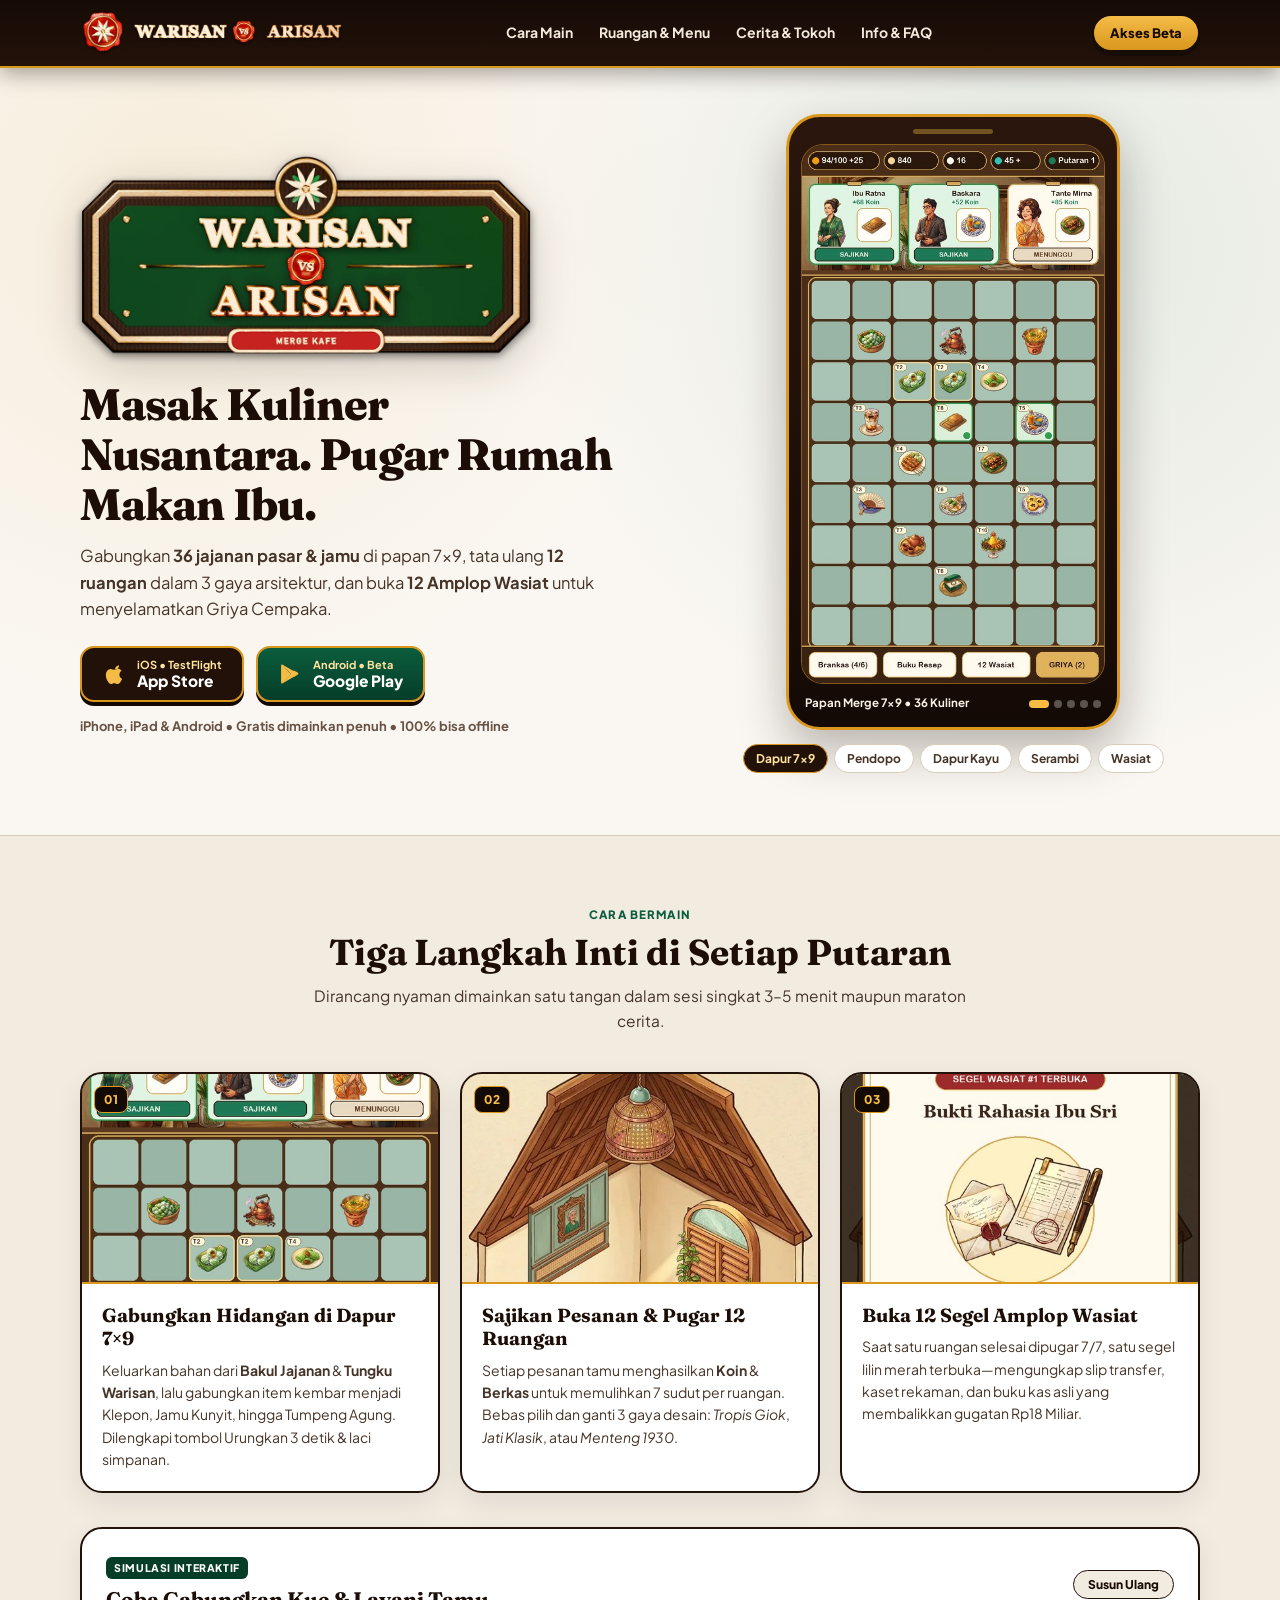
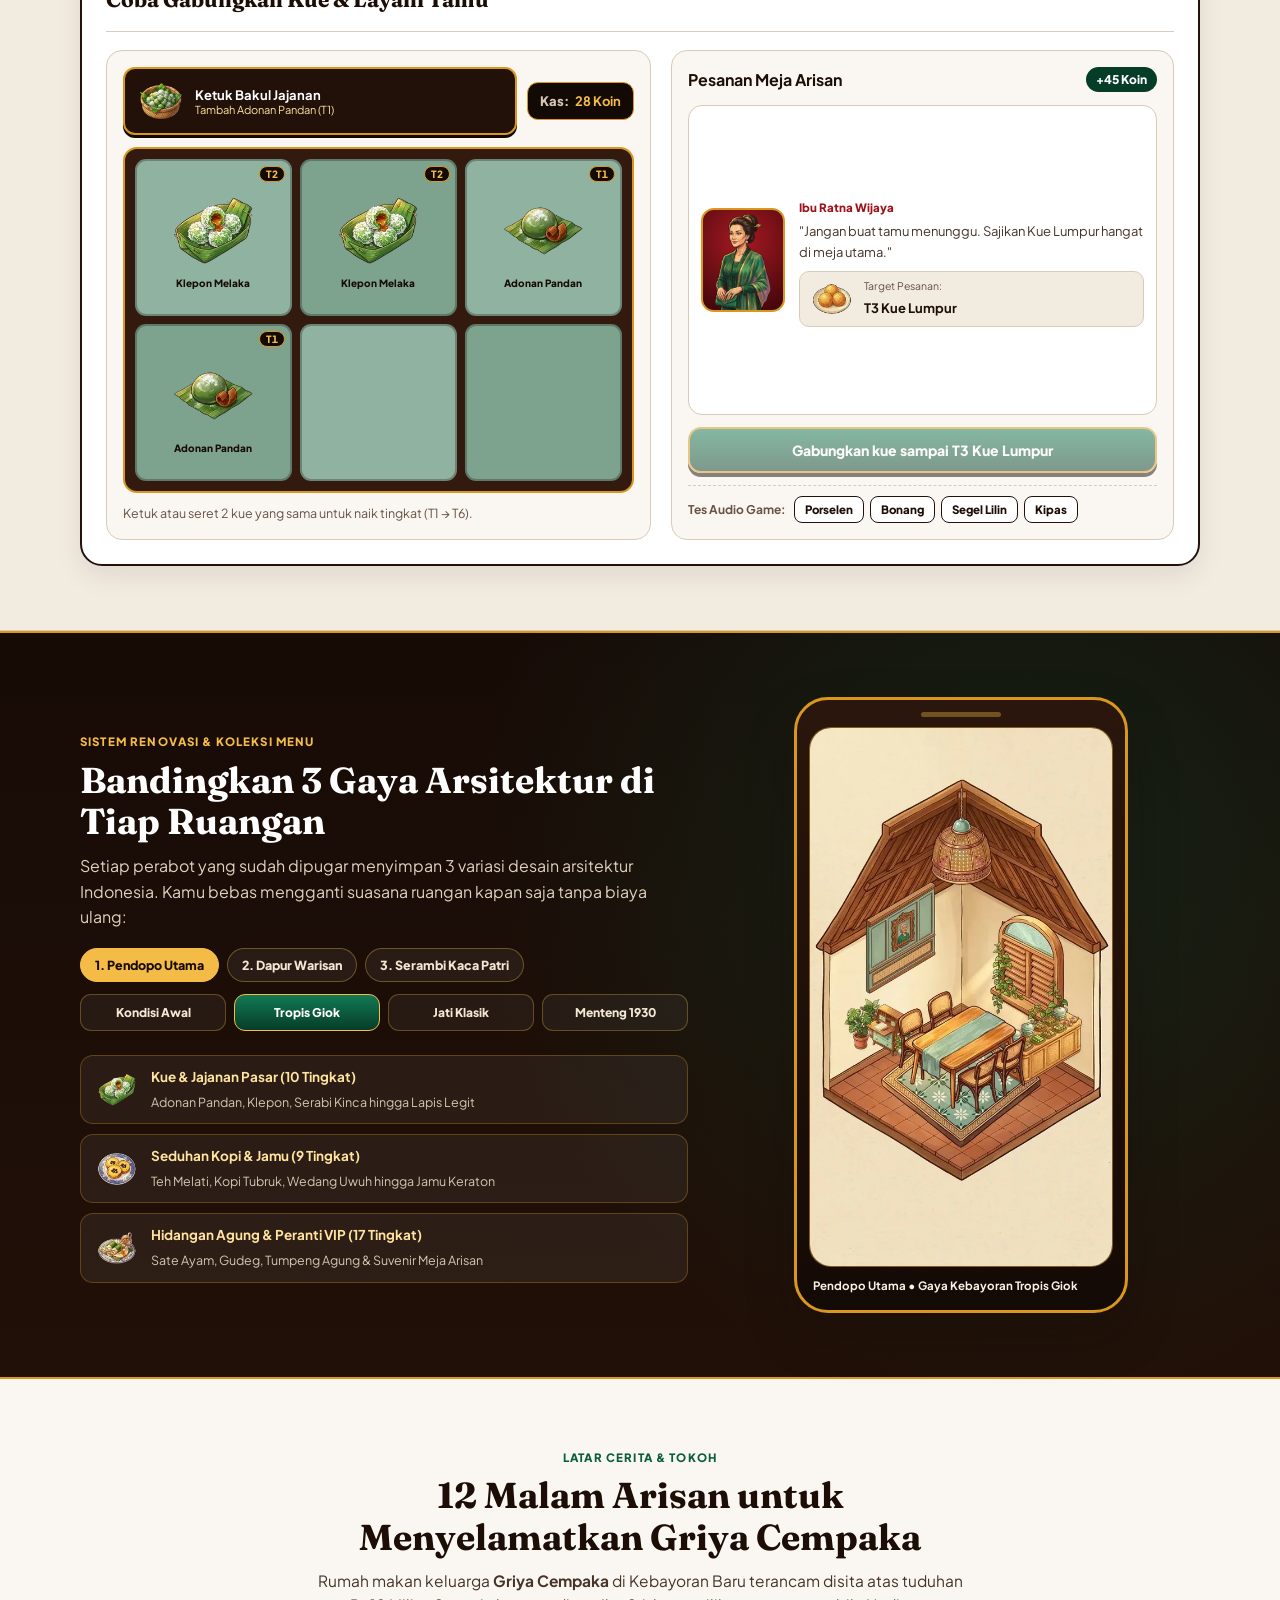
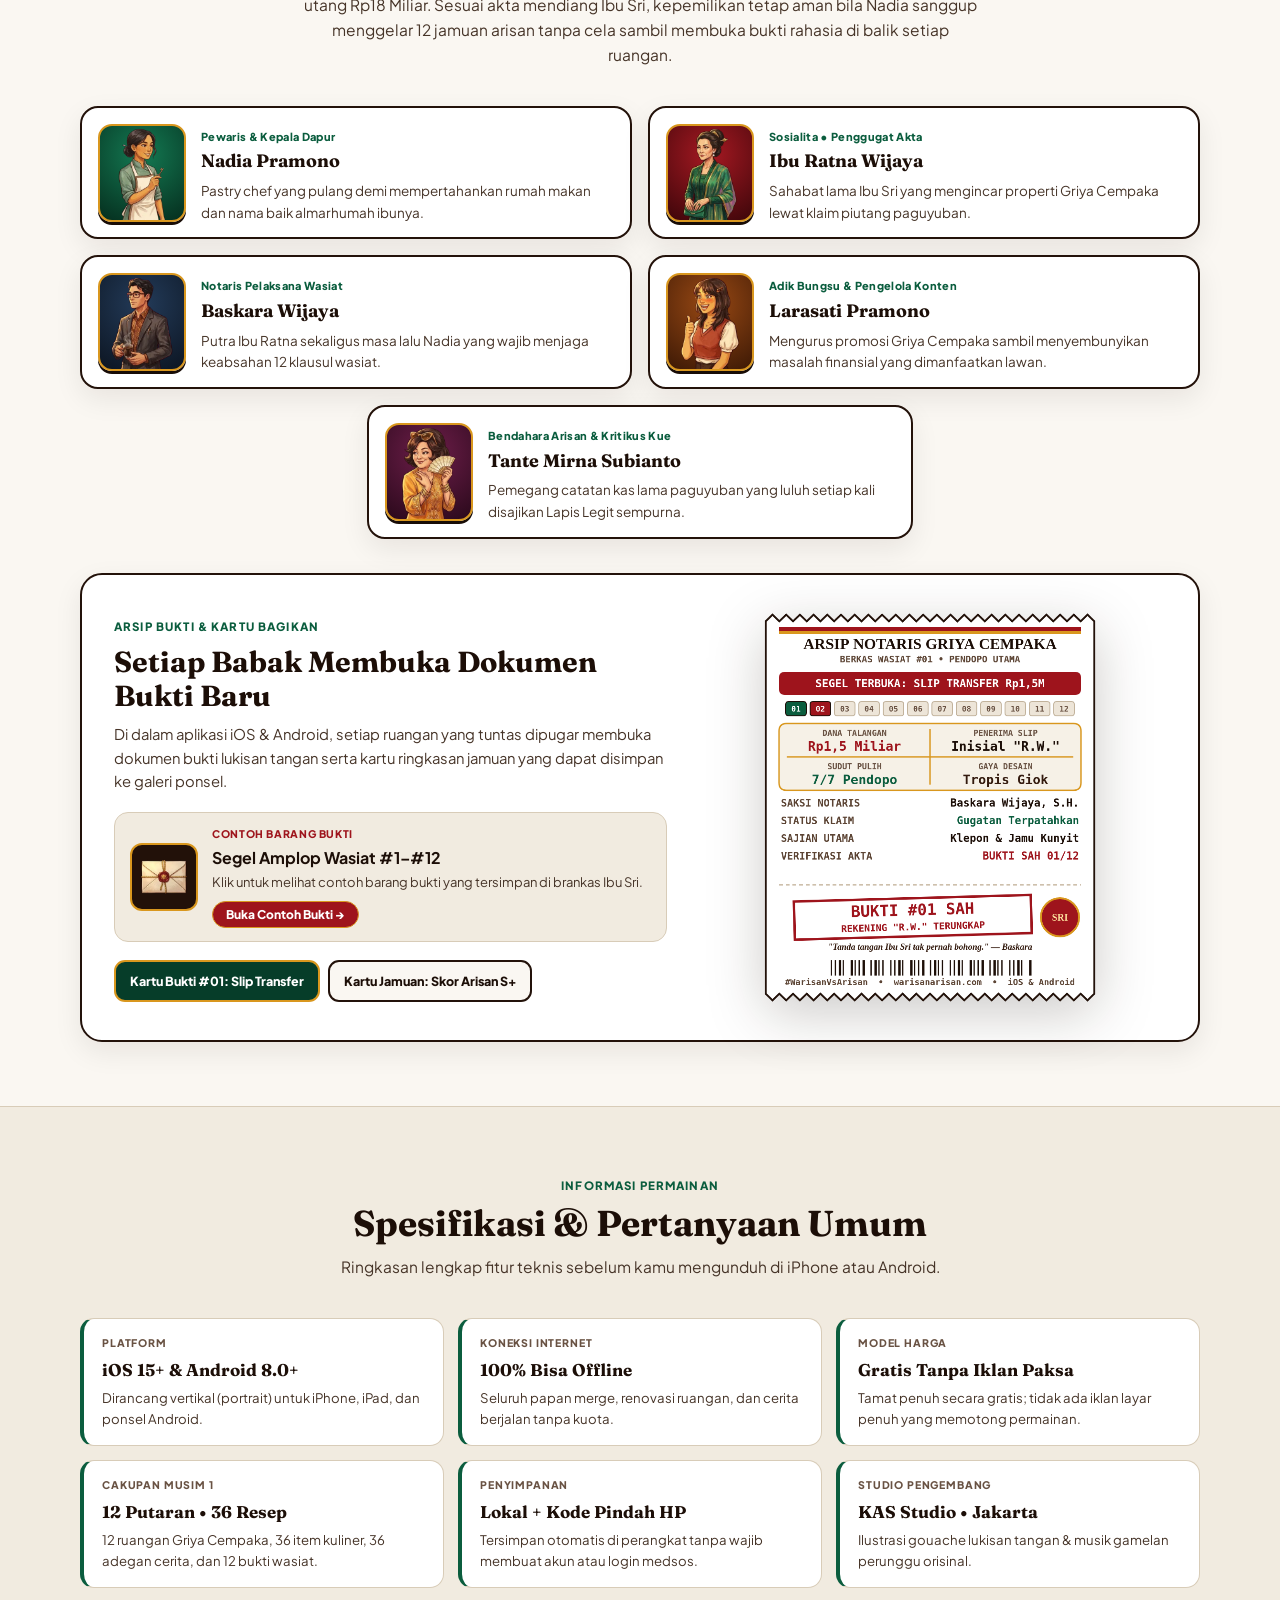
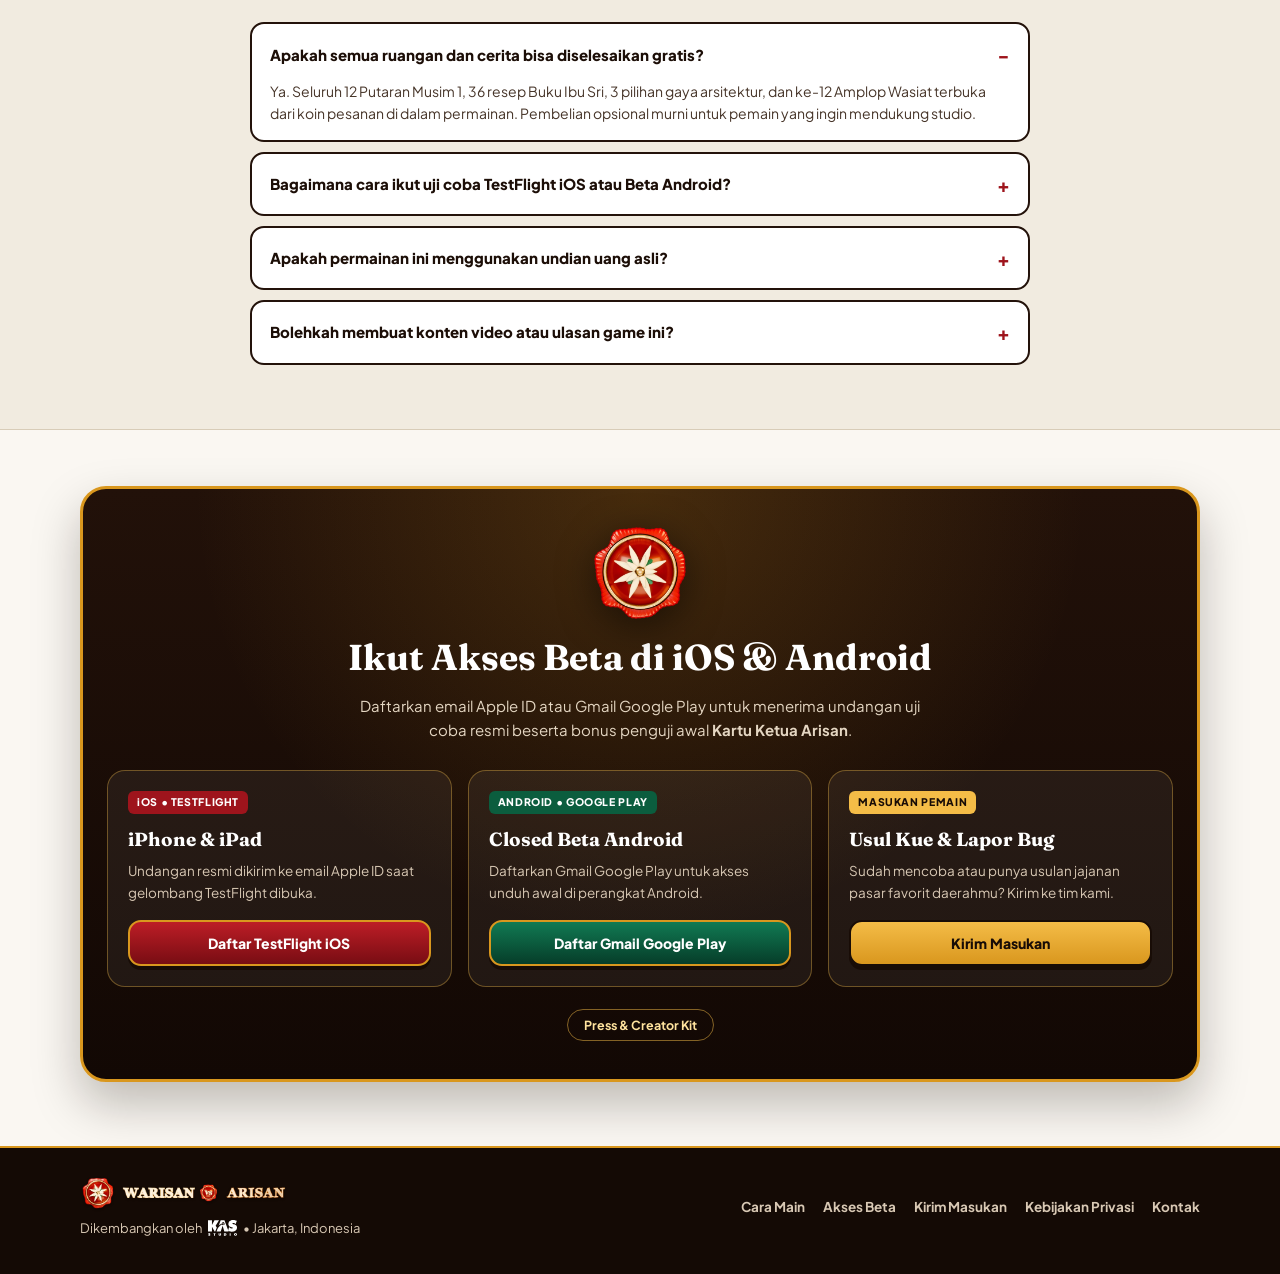
<file: index.html>
<!DOCTYPE html>
<html lang="id">
  <head>
    <meta charset="UTF-8" />
    <meta name="viewport" content="width=device-width, initial-scale=1.0" />
    <title>Warisan vs Arisan: Merge Kafe – Game Kuliner &amp; Renovasi Indonesia (iOS &amp; Android)</title>
    <meta
      name="description"
      content="Game mobile merge kuliner Nusantara, renovasi 3 gaya arsitektur, dan misteri keluarga Indonesia. Racik 36 hidangan, pugar 12 ruangan Griya Cempaka, dan buka 12 Amplop Wasiat di iOS &amp; Android."
    />
    <meta
      name="keywords"
      content="warisan vs arisan, merge kafe, game kuliner nusantara, game renovasi rumah makan, game misteri indonesia, game offline ios android, griya cempaka, kas studio"
    />
    <meta name="author" content="KAS Studio" />
    <meta name="robots" content="index, follow, max-image-preview:large, max-snippet:-1, max-video-preview:-1" />
    <meta name="apple-mobile-web-app-title" content="Warisan Arisan" />
    <meta name="theme-color" content="#1A0E08" />

    <link rel="canonical" href="https://warisanarisan.com/" />
    <link rel="alternate" hreflang="id-ID" href="https://warisanarisan.com/" />
    <link rel="alternate" hreflang="en" href="https://warisanarisan.com/en" />
    <link rel="alternate" hreflang="x-default" href="https://warisanarisan.com/" />
    <link rel="alternate" type="text/markdown" href="https://warisanarisan.com/index.md" title="Warisan vs Arisan Overview (Markdown)" />
    <link rel="alternate" type="text/markdown" href="https://warisanarisan.com/llms.txt" title="Warisan vs Arisan AI Discovery Guide" />

    <meta property="og:type" content="website" />
    <meta property="og:url" content="https://warisanarisan.com/" />
    <meta property="og:locale" content="id_ID" />
    <meta property="og:site_name" content="Warisan vs Arisan: Merge Kafe" />
    <meta property="og:title" content="Warisan vs Arisan: Merge Kafe – Kuliner &amp; Misteri Keluarga (iOS &amp; Android)" />
    <meta
      property="og:description"
      content="Gabungkan 36 kuliner Nusantara di papan 7x9, pugar Griya Cempaka dalam 3 gaya arsitektur, dan buka 12 Amplop Wasiat di iPhone &amp; Android."
    />
    <meta property="og:image" content="https://warisanarisan.com/og-image.png" />
    <meta property="og:image:type" content="image/png" />
    <meta property="og:image:width" content="1200" />
    <meta property="og:image:height" content="630" />
    <meta
      property="og:image:alt"
      content="Warisan vs Arisan: Merge Kafe – Game Kuliner Nusantara &amp; Renovasi karya KAS Studio di iOS dan Android"
    />

    <meta name="twitter:card" content="summary_large_image" />
    <meta name="twitter:title" content="Warisan vs Arisan: Merge Kafe (iOS &amp; Android)" />
    <meta
      name="twitter:description"
      content="Racik 36 jajanan pasar &amp; jamu, pugar 12 ruangan dalam 3 gaya arsitektur, dan ungkap 12 Amplop Wasiat. Gratis &amp; bisa offline di iOS dan Android."
    />
    <meta name="twitter:image" content="https://warisanarisan.com/og-image.png" />
    <meta
      name="twitter:image:alt"
      content="Cuplikan gameplay Warisan vs Arisan: Merge Kafe untuk iOS dan Android"
    />

    <link rel="icon" type="image/png" href="assets/favicon.png" />
    <link rel="apple-touch-icon" href="assets/apple-touch-icon.png" />
    <link rel="preconnect" href="https://fonts.googleapis.com" />
    <link rel="preconnect" href="https://fonts.gstatic.com" crossorigin />
    <link
      href="https://fonts.googleapis.com/css2?family=Fraunces:opsz,wght@9..144,700;9..144,800&family=Plus+Jakarta+Sans:wght@500;600;700;800&display=swap"
      rel="stylesheet"
    />
    <link rel="stylesheet" href="styles.css" />

    <script type="application/ld+json">
      {
        "@context": "https://schema.org",
        "@graph": [
          {
            "@type": "Organization",
            "@id": "https://warisanarisan.com/#organization",
            "name": "KAS Studio",
            "url": "https://warisanarisan.com/",
            "logo": "https://warisanarisan.com/assets/kas-studio-logo.svg",
            "email": "halo@warisanarisan.com",
            "address": {
              "@type": "PostalAddress",
              "addressLocality": "Jakarta",
              "addressCountry": "ID"
            }
          },
          {
            "@type": "WebSite",
            "@id": "https://warisanarisan.com/#website",
            "url": "https://warisanarisan.com/",
            "name": "Warisan vs Arisan: Merge Kafe",
            "inLanguage": "id-ID",
            "publisher": { "@id": "https://warisanarisan.com/#organization" }
          },
          {
            "@type": ["VideoGame", "MobileApplication"],
            "@id": "https://warisanarisan.com/#game",
            "name": "Warisan vs Arisan: Merge Kafe",
            "alternateName": ["Warisan vs Arisan", "Griya Cempaka Merge"],
            "url": "https://warisanarisan.com/",
            "image": "https://warisanarisan.com/og-image.png",
            "description": "Game mobile merge kuliner Nusantara dan renovasi rumah makan warisan Griya Cempaka dengan misteri keluarga 12 Amplop Wasiat untuk iOS dan Android.",
            "inLanguage": "id-ID",
            "applicationCategory": "GameApplication",
            "gamePlatform": ["iOS", "Android"],
            "operatingSystem": "iOS 15+, Android 8.0+",
            "genre": ["Puzzle", "Merge", "Simulation", "Narrative"],
            "playMode": "SinglePlayer",
            "isAccessibleForFree": true,
            "screenshot": [
              "https://warisanarisan.com/assets/screen-dapur-merge.jpg",
              "https://warisanarisan.com/assets/screen-pendopo.jpg",
              "https://warisanarisan.com/assets/screen-dapur-warisan.jpg",
              "https://warisanarisan.com/assets/screen-serambi-patri.jpg",
              "https://warisanarisan.com/assets/screen-wasiat.jpg"
            ],
            "offers": {
              "@type": "Offer",
              "price": "0",
              "priceCurrency": "IDR",
              "availability": "https://schema.org/PreOrder"
            },
            "author": { "@id": "https://warisanarisan.com/#organization" },
            "publisher": { "@id": "https://warisanarisan.com/#organization" }
          },
          {
            "@type": "FAQPage",
            "@id": "https://warisanarisan.com/#faqpage",
            "mainEntity": [
              {
                "@type": "Question",
                "name": "Apakah Warisan vs Arisan gratis dimainkan sampai tamat?",
                "acceptedAnswer": {
                  "@type": "Answer",
                  "text": "Ya. Seluruh 12 Putaran Musim 1, 36 resep kuliner Nusantara, 3 gaya arsitektur ruangan, dan 12 Amplop Wasiat dapat diselesaikan gratis di iOS dan Android tanpa iklan paksa."
                }
              },
              {
                "@type": "Question",
                "name": "Apakah game ini bisa dimainkan secara offline?",
                "acceptedAnswer": {
                  "@type": "Answer",
                  "text": "Bisa. Papan merge 7x9, renovasi ruangan, adegan cerita, audio, dan penyimpanan progres berjalan penuh di iPhone maupun Android tanpa koneksi internet."
                }
              },
              {
                "@type": "Question",
                "name": "Apa saja pilihan gaya desain renovasi di dalam game?",
                "acceptedAnswer": {
                  "@type": "Answer",
                  "text": "Setiap perabot ruangan memiliki 3 gaya arsitektur yang bebas diganti kapan saja setelah terbuka: Kebayoran Tropis Giok, Jati Klasik Keraton, dan Menteng Art Deco 1930."
                }
              },
              {
                "@type": "Question",
                "name": "Bagaimana cara mendaftar akses beta di iOS dan Android?",
                "acceptedAnswer": {
                  "@type": "Answer",
                  "text": "Pilih tombol App Store (TestFlight) untuk mendaftarkan email Apple ID atau Google Play untuk mendaftarkan Gmail penguji Android langsung di halaman ini."
                }
              }
            ]
          }
        ]
      }
    </script>
    <script defer src="https://admin.kasstudio.id/beacon.js" data-brand="warisan-arisan"></script>
  </head>
  <body>
    <!-- Subtle Toast Notification -->
    <div id="griya-toast" class="griya-toast hidden" role="status" aria-live="polite">
      <span id="griya-toast-badge" class="griya-toast-badge">ND</span>
      <span id="griya-toast-text">Pesanan disajikan!</span>
    </div>

    <!-- CLEAN STICKY HEADER WITH 3D SCULPTED LOGO -->
    <header class="site-header">
      <div class="container header-inner">
        <a href="#top" class="brand-logo-link" aria-label="Warisan vs Arisan Beranda">
          <img
            src="assets/logo-header.webp"
            alt="Warisan vs Arisan"
            class="header-logo-img"
            width="245"
            height="55"
          />
        </a>

        <nav class="header-nav" aria-label="Navigasi utama">
          <a href="#gameplay">Cara Main</a>
          <a href="#ruangan">Ruangan &amp; Menu</a>
          <a href="#cerita">Cerita &amp; Tokoh</a>
          <a href="#info">Info &amp; FAQ</a>
        </nav>

        <div class="header-cta">
          <a href="#unduh" class="btn-gold btn-sm">Akses Beta</a>
        </div>
      </div>
    </header>

    <main id="top">
      <!-- 1. CONCISE VISUAL-FIRST HERO -->
      <section class="hero-section">
        <div class="container hero-grid">
          <div class="hero-copy">
            <img
              src="assets/logo-hero.webp"
              alt="Logo Warisan vs Arisan: Merge Kafe"
              class="hero-crest-logo"
              width="520"
              height="238"
            />

            <h1 class="hero-title">Masak Kuliner Nusantara. Pugar Rumah Makan Ibu.</h1>

            <p class="hero-lead">
              Gabungkan <strong>36 jajanan pasar &amp; jamu</strong> di papan 7&times;9, tata ulang
              <strong>12 ruangan</strong> dalam 3 gaya arsitektur, dan buka <strong>12 Amplop Wasiat</strong>
              untuk menyelamatkan Griya Cempaka.
            </p>

            <div class="store-cta-group" id="hero-ctas">
              <button class="store-badge-btn ios" type="button" data-store="ios">
                <svg viewBox="0 0 24 24" aria-hidden="true" class="store-ico">
                  <path
                    fill="currentColor"
                    d="M18.71 19.5c-.83 1.24-1.71 2.45-3.05 2.47-1.34.03-1.77-.79-3.29-.79-1.53 0-2 .77-3.27.82-1.31.05-2.3-1.32-3.14-2.53C4.25 17 2.94 12.45 4.7 9.39c.87-1.52 2.43-2.48 4.12-2.51 1.28-.02 2.5.87 3.29.87.78 0 2.26-1.07 3.81-.91.65.03 2.47.26 3.64 1.98-.09.06-2.17 1.28-2.15 3.81.03 3.02 2.65 4.03 2.68 4.04-.03.07-.42 1.44-1.38 2.83M15.97 6.33c.68-.82 1.14-1.97 1.01-3.11-.98.04-2.17.65-2.87 1.47-.63.72-1.18 1.89-1.03 3 .99.08 2.21-.54 2.89-1.36"
                  />
                </svg>
                <span class="store-badge-text">
                  <small id="ios-badge-sub">iOS &bull; TestFlight</small>
                  <strong>App Store</strong>
                </span>
              </button>

              <button class="store-badge-btn android" type="button" data-store="android">
                <svg viewBox="0 0 24 24" aria-hidden="true" class="store-ico">
                  <path
                    fill="currentColor"
                    d="M3.6 2.4c-.3.3-.5.8-.5 1.4v16.4c0 .6.2 1.1.5 1.4l.1.1 9.2-9.2v-.2L3.7 2.3l-.1.1zm12.2 12.4-3.1-3.1v-.2l3.1-3.1.1.1 3.7 2.1c1.1.6 1.1 1.6 0 2.2l-3.7 2.1-.1-.1zm-11.9 6.6 9.3-9.3 2.7 2.7-11.2 6.4c-.3.2-.6.2-.8.2zm0-18.8c.2 0 .5 0 .8.2l11.2 6.4-2.7 2.7-9.3-9.3z"
                  />
                </svg>
                <span class="store-badge-text">
                  <small id="android-badge-sub">Android &bull; Beta</small>
                  <strong>Google Play</strong>
                </span>
              </button>
            </div>

            <p class="hero-meta-line">iPhone, iPad &amp; Android &bull; Gratis dimainkan penuh &bull; 100% bisa offline</p>
          </div>

          <!-- Clean Unobstructed Gameplay Phone Viewer -->
          <div class="hero-visual">
            <div class="phone-mockup">
              <div class="phone-notch-bar" aria-hidden="true"></div>
              <div class="phone-screen-wrap">
                <img
                  id="hero-screen-img"
                  src="assets/screen-dapur-merge.jpg"
                  alt="Cuplikan layar Warisan vs Arisan di iOS dan Android"
                  class="phone-screen-img"
                  width="360"
                  height="640"
                />
              </div>
              <div class="phone-caption-bar">
                <span id="hero-screen-label">Papan Merge 7&times;9 &bull; 36 Kuliner</span>
                <div class="hero-dots" id="hero-dots" role="tablist" aria-label="Pilih layar permainan"></div>
              </div>
            </div>

            <div class="screen-quick-pills" role="group" aria-label="Layar cuplikan cepat">
              <button type="button" class="screen-pill active" data-slide="0">Dapur 7&times;9</button>
              <button type="button" class="screen-pill" data-slide="1">Pendopo</button>
              <button type="button" class="screen-pill" data-slide="2">Dapur Kayu</button>
              <button type="button" class="screen-pill" data-slide="3">Serambi</button>
              <button type="button" class="screen-pill" data-slide="4">Wasiat</button>
            </div>
          </div>
        </div>
      </section>

      <!-- 2. CARA MAIN: 3 CLEAR GAMEPLAY PILLARS + HANDS-ON MINI MERGE -->
      <section id="gameplay" class="section-pad surface-band">
        <div class="container">
          <div class="section-head">
            <span class="section-kicker">CARA BERMAIN</span>
            <h2>Tiga Langkah Inti di Setiap Putaran</h2>
            <p>Dirancang nyaman dimainkan satu tangan dalam sesi singkat 3–5 menit maupun maraton cerita.</p>
          </div>

          <div class="pillars-grid">
            <article class="pillar-card">
              <div class="pillar-thumb">
                <img src="assets/screen-dapur-merge.jpg" alt="Papan Merge 7x9 Kuliner Nusantara" loading="lazy" width="360" height="220" />
                <span class="pillar-num">01</span>
              </div>
              <div class="pillar-body">
                <h3>Gabungkan Hidangan di Dapur 7&times;9</h3>
                <p>
                  Keluarkan bahan dari <strong>Bakul Jajanan</strong> &amp; <strong>Tungku Warisan</strong>, lalu gabungkan
                  item kembar menjadi Klepon, Jamu Kunyit, hingga Tumpeng Agung. Dilengkapi tombol Urungkan 3 detik &amp; laci simpanan.
                </p>
              </div>
            </article>

            <article class="pillar-card">
              <div class="pillar-thumb">
                <img src="assets/screen-pendopo.jpg" alt="Renovasi Ruangan 3 Gaya Arsitektur" loading="lazy" width="360" height="220" />
                <span class="pillar-num">02</span>
              </div>
              <div class="pillar-body">
                <h3>Sajikan Pesanan &amp; Pugar 12 Ruangan</h3>
                <p>
                  Setiap pesanan tamu menghasilkan <strong>Koin</strong> &amp; <strong>Berkas</strong> untuk memulihkan 7 sudut per ruangan.
                  Bebas pilih dan ganti 3 gaya desain: <em>Tropis Giok</em>, <em>Jati Klasik</em>, atau <em>Menteng 1930</em>.
                </p>
              </div>
            </article>

            <article class="pillar-card">
              <div class="pillar-thumb">
                <img src="assets/screen-wasiat.jpg" alt="Arsip 12 Amplop Wasiat Ibu Sri" loading="lazy" width="360" height="220" />
                <span class="pillar-num">03</span>
              </div>
              <div class="pillar-body">
                <h3>Buka 12 Segel Amplop Wasiat</h3>
                <p>
                  Saat satu ruangan selesai dipugar 7/7, satu segel lilin merah terbuka—mengungkap slip transfer, kaset rekaman,
                  dan buku kas asli yang membalikkan gugatan Rp18 Miliar.
                </p>
              </div>
            </article>
          </div>

          <!-- Compact Interactive Mini-Merge Demo -->
          <div id="coba-merge" class="interactive-merge-box">
            <div class="merge-box-header">
              <div>
                <span class="mini-badge-emerald">SIMULASI INTERAKTIF</span>
                <h3>Coba Gabungkan Kue &amp; Layani Tamu</h3>
              </div>
              <button id="merge-reset-btn" class="mini-ghost-btn" type="button">Susun Ulang</button>
            </div>

            <div class="toy-grid">
              <div class="toy-panel">
                <div class="mini-merge-bar">
                  <button id="btn-spawn-bakul" class="bakul-spawn-btn" type="button">
                    <img src="assets/items/gen_bakul_jajanan.webp" alt="Bakul Jajanan" width="48" height="48" />
                    <div class="bakul-spawn-copy">
                      <strong>Ketuk Bakul Jajanan</strong>
                      <small>Tambah Adonan Pandan (T1)</small>
                    </div>
                  </button>
                  <div class="koin-counter-pill">
                    <span>Kas:</span>
                    <strong id="mini-koin-val">28 Koin</strong>
                  </div>
                </div>

                <div class="mini-jade-grid" id="mini-jade-grid" role="grid" aria-label="Papan coba merge 6 petak"></div>
                <p class="mini-merge-hint" id="mini-merge-hint">
                  Ketuk atau seret 2 kue yang sama untuk naik tingkat (T1 &rarr; T6).
                </p>
              </div>

              <div class="toy-panel guest-order-panel">
                <div class="toy-panel-head">
                  <strong>Pesanan Meja Arisan</strong>
                  <span class="order-reward-pill" id="mini-order-reward">+45 Koin</span>
                </div>

                <div class="guest-order-stage">
                  <div class="mini-guest-frame" id="mini-guest-frame">
                    <img
                      id="mini-guest-portrait"
                      src="assets/cast-ratna.webp"
                      alt="Tamu Pemesan"
                      class="mini-guest-img"
                      width="88"
                      height="108"
                    />
                  </div>
                  <div class="guest-order-bubble">
                    <span class="guest-name-tag" id="mini-guest-name">Ibu Ratna Wijaya</span>
                    <p id="mini-guest-quip">"Jangan buat tamu menunggu. Sajikan Kue Lumpur hangat di meja utama."</p>
                    <div class="wanted-dish-row">
                      <img id="mini-wanted-img" src="assets/items/kue_03.webp" alt="Pesanan Kue" width="44" height="44" />
                      <div>
                        <small>Target Pesanan:</small>
                        <strong id="mini-wanted-name">T3 Kue Lumpur</strong>
                      </div>
                    </div>
                  </div>
                </div>

                <button id="btn-serve-mini" class="btn-emerald btn-full" type="button" disabled>
                  <span id="btn-serve-mini-label">Gabungkan kue sampai T3 Kue Lumpur</span>
                </button>

                <div class="asmr-inline-row" aria-label="Contoh efek suara game">
                  <span class="asmr-inline-lbl">Tes Audio Game:</span>
                  <button class="asmr-btn" type="button" data-sfx="porcelain">Porselen</button>
                  <button class="asmr-btn" type="button" data-sfx="saron">Bonang</button>
                  <button class="asmr-btn" type="button" data-sfx="wax">Segel Lilin</button>
                  <button class="asmr-btn" type="button" data-sfx="fan">Kipas</button>
                </div>
              </div>
            </div>
          </div>
        </div>
      </section>

      <!-- 3. DARK HERITAGE SHOWCASE: 3 ROOMS x 4 STYLES + 4 CULINARY CHAINS -->
      <section id="ruangan" class="section-pad dark-mahogany-band">
        <div class="container">
          <div class="renovasi-showcase-grid">
            <div class="renovasi-copy">
              <span class="section-kicker gold">SISTEM RENOVASI &amp; KOLEKSI MENU</span>
              <h2>Bandingkan 3 Gaya Arsitektur di Tiap Ruangan</h2>
              <p>
                Setiap perabot yang sudah dipugar menyimpan 3 variasi desain arsitektur Indonesia. Kamu bebas mengganti
                suasana ruangan kapan saja tanpa biaya ulang:
              </p>

              <div class="room-selector-tabs" role="group" aria-label="Pilih ruangan Babak 1">
                <button class="room-pill active" type="button" data-room="p1">1. Pendopo Utama</button>
                <button class="room-pill" type="button" data-room="p2">2. Dapur Warisan</button>
                <button class="room-pill" type="button" data-room="p3">3. Serambi Kaca Patri</button>
              </div>

              <div class="style-swatch-group" role="group" aria-label="Pilih gaya arsitektur">
                <button class="style-swatch-btn" type="button" data-style="ruined">Kondisi Awal</button>
                <button class="style-swatch-btn active" type="button" data-style="kebayoran_tropis_giok">Tropis Giok</button>
                <button class="style-swatch-btn" type="button" data-style="jati_klasik">Jati Klasik</button>
                <button class="style-swatch-btn" type="button" data-style="menteng_art_deco">Menteng 1930</button>
              </div>

              <!-- 4 Culinary Chains Informational Breakdown -->
              <div class="chains-info-grid">
                <div class="chain-info-card">
                  <img src="assets/items/kue_02.webp" alt="Klepon Gula Melaka" width="44" height="44" loading="lazy" />
                  <div>
                    <strong>Kue &amp; Jajanan Pasar (10 Tingkat)</strong>
                    <span>Adonan Pandan, Klepon, Serabi Kinca hingga Lapis Legit</span>
                  </div>
                </div>
                <div class="chain-info-card">
                  <img src="assets/items/kue_05.webp" alt="Sajian Manis &amp; Seduhan" width="44" height="44" loading="lazy" />
                  <div>
                    <strong>Seduhan Kopi &amp; Jamu (9 Tingkat)</strong>
                    <span>Teh Melati, Kopi Tubruk, Wedang Uwuh hingga Jamu Keraton</span>
                  </div>
                </div>
                <div class="chain-info-card">
                  <img src="assets/items/kue_06.webp" alt="Hidangan Jamuan Arisan" width="44" height="44" loading="lazy" />
                  <div>
                    <strong>Hidangan Agung &amp; Peranti VIP (17 Tingkat)</strong>
                    <span>Sate Ayam, Gudeg, Tumpeng Agung &amp; Suvenir Meja Arisan</span>
                  </div>
                </div>
              </div>
            </div>

            <div class="renovasi-stage">
              <div class="phone-mockup dark- rim">
                <div class="phone-notch-bar" aria-hidden="true"></div>
                <div class="phone-screen-wrap">
                  <img
                    id="renovasi-preview-img"
                    src="assets/room_p1_kebayoran_tropis_giok.webp"
                    alt="Pratinjau Renovasi Ruangan Griya Cempaka"
                    class="phone-screen-img"
                    width="360"
                    height="640"
                    loading="lazy"
                  />
                </div>
                <div class="phone-caption-bar">
                  <span id="renovasi-preview-caption">Pendopo Utama &bull; Gaya Kebayoran Tropis Giok</span>
                </div>
              </div>
            </div>
          </div>
        </div>
      </section>

      <!-- 4. CERITA, 5 TOKOH UTAMA & CONTOH BERKAS WASIAT -->
      <section id="cerita" class="section-pad">
        <div class="container">
          <div class="section-head">
            <span class="section-kicker">LATAR CERITA &amp; TOKOH</span>
            <h2>12 Malam Arisan untuk Menyelamatkan Griya Cempaka</h2>
            <p>
              Rumah makan keluarga <strong>Griya Cempaka</strong> di Kebayoran Baru terancam disita atas tuduhan utang
              Rp18 Miliar. Sesuai akta mendiang Ibu Sri, kepemilikan tetap aman bila Nadia sanggup menggelar 12 jamuan arisan
              tanpa cela sambil membuka bukti rahasia di balik setiap ruangan.
            </p>
          </div>

          <div class="char-grid">
            <article class="char-profile-card">
              <div class="char-portrait-frame bg-emerald">
                <img src="assets/cast-nadia.webp" alt="Nadia Pramono" width="88" height="104" loading="lazy" />
              </div>
              <div class="char-profile-body">
                <span class="char-role">Pewaris &amp; Kepala Dapur</span>
                <h3>Nadia Pramono</h3>
                <p>Pastry chef yang pulang demi mempertahankan rumah makan dan nama baik almarhumah ibunya.</p>
              </div>
            </article>

            <article class="char-profile-card">
              <div class="char-portrait-frame bg-ruby">
                <img src="assets/cast-ratna.webp" alt="Ibu Ratna Wijaya" width="88" height="104" loading="lazy" />
              </div>
              <div class="char-profile-body">
                <span class="char-role">Sosialita &bull; Penggugat Akta</span>
                <h3>Ibu Ratna Wijaya</h3>
                <p>Sahabat lama Ibu Sri yang mengincar properti Griya Cempaka lewat klaim piutang paguyuban.</p>
              </div>
            </article>

            <article class="char-profile-card">
              <div class="char-portrait-frame bg-navy">
                <img src="assets/cast-baskara.webp" alt="Baskara Wijaya" width="88" height="104" loading="lazy" />
              </div>
              <div class="char-profile-body">
                <span class="char-role">Notaris Pelaksana Wasiat</span>
                <h3>Baskara Wijaya</h3>
                <p>Putra Ibu Ratna sekaligus masa lalu Nadia yang wajib menjaga keabsahan 12 klausul wasiat.</p>
              </div>
            </article>

            <article class="char-profile-card">
              <div class="char-portrait-frame bg-amber">
                <img src="assets/cast-laras.webp" alt="Larasati Pramono" width="88" height="104" loading="lazy" />
              </div>
              <div class="char-profile-body">
                <span class="char-role">Adik Bungsu &amp; Pengelola Konten</span>
                <h3>Larasati Pramono</h3>
                <p>Mengurus promosi Griya Cempaka sambil menyembunyikan masalah finansial yang dimanfaatkan lawan.</p>
              </div>
            </article>

            <article class="char-profile-card span-desktop-center">
              <div class="char-portrait-frame bg-plum">
                <img src="assets/cast-mirna.webp" alt="Tante Mirna Subianto" width="88" height="104" loading="lazy" />
              </div>
              <div class="char-profile-body">
                <span class="char-role">Bendahara Arisan &amp; Kritikus Kue</span>
                <h3>Tante Mirna Subianto</h3>
                <p>Pemegang catatan kas lama paguyuban yang luluh setiap kali disajikan Lapis Legit sempurna.</p>
              </div>
            </article>
          </div>

          <!-- Compact Informational Evidence & Story Card Preview -->
          <div id="berkas-wasiat" class="dossier-showcase-box">
            <div class="dossier-copy">
              <span class="section-kicker">ARSIP BUKTI &amp; KARTU BAGIKAN</span>
              <h3>Setiap Babak Membuka Dokumen Bukti Baru</h3>
              <p>
                Di dalam aplikasi iOS &amp; Android, setiap ruangan yang tuntas dipugar membuka dokumen bukti lukisan tangan
                serta kartu ringkasan jamuan yang dapat disimpan ke galeri ponsel.
              </p>

              <div class="wasiat-clue-inline">
                <div class="wasiat-clue-thumb">
                  <img
                    id="wasiat-clue-img"
                    src="assets/items/amplop_wasiat_01_sealed.webp"
                    alt="Barang Bukti Wasiat"
                    width="64"
                    height="64"
                  />
                </div>
                <div class="wasiat-teaser-body">
                  <span class="wasiat-kicker" id="wasiat-clue-tag">CONTOH BARANG BUKTI</span>
                  <strong id="wasiat-clue-title">Segel Amplop Wasiat #1–#12</strong>
                  <p id="wasiat-clue-desc">Klik untuk melihat contoh barang bukti yang tersimpan di brankas Ibu Sri.</p>
                  <button id="btn-cycle-clue" class="mini-wax-btn" type="button">Buka Contoh Bukti &rarr;</button>
                </div>
              </div>

              <div class="dossier-toggle-group" role="group" aria-label="Pilih tampilan kartu">
                <button class="dossier-toggle active" type="button" data-dossier="bukti">
                  Kartu Bukti #01: Slip Transfer
                </button>
                <button class="dossier-toggle" type="button" data-dossier="arisan">
                  Kartu Jamuan: Skor Arisan S+
                </button>
              </div>
            </div>

            <div class="dossier-stage">
              <canvas
                id="demo-wasiat-canvas"
                width="720"
                height="840"
                aria-label="Contoh Kartu Berkas Notaris Griya Cempaka"
              ></canvas>
            </div>
          </div>
        </div>
      </section>

      <!-- 5. PLAYER INFORMATION TABLE & CONCISE FAQ -->
      <section id="info" class="section-pad surface-band">
        <div class="container">
          <div class="section-head">
            <span class="section-kicker">INFORMASI PERMAINAN</span>
            <h2>Spesifikasi &amp; Pertanyaan Umum</h2>
            <p>Ringkasan lengkap fitur teknis sebelum kamu mengunduh di iPhone atau Android.</p>
          </div>

          <div class="specs-grid" aria-label="Spesifikasi permainan">
            <div class="spec-cell">
              <span class="spec-label">PLATFORM</span>
              <strong>iOS 15+ &amp; Android 8.0+</strong>
              <p>Dirancang vertikal (portrait) untuk iPhone, iPad, dan ponsel Android.</p>
            </div>
            <div class="spec-cell">
              <span class="spec-label">KONEKSI INTERNET</span>
              <strong>100% Bisa Offline</strong>
              <p>Seluruh papan merge, renovasi ruangan, dan cerita berjalan tanpa kuota.</p>
            </div>
            <div class="spec-cell">
              <span class="spec-label">MODEL HARGA</span>
              <strong>Gratis Tanpa Iklan Paksa</strong>
              <p>Tamat penuh secara gratis; tidak ada iklan layar penuh yang memotong permainan.</p>
            </div>
            <div class="spec-cell">
              <span class="spec-label">CAKUPAN MUSIM 1</span>
              <strong>12 Putaran &bull; 36 Resep</strong>
              <p>12 ruangan Griya Cempaka, 36 item kuliner, 36 adegan cerita, dan 12 bukti wasiat.</p>
            </div>
            <div class="spec-cell">
              <span class="spec-label">PENYIMPANAN</span>
              <strong>Lokal + Kode Pindah HP</strong>
              <p>Tersimpan otomatis di perangkat tanpa wajib membuat akun atau login medsos.</p>
            </div>
            <div class="spec-cell">
              <span class="spec-label">STUDIO PENGEMBANG</span>
              <strong>KAS Studio &bull; Jakarta</strong>
              <p>Ilustrasi gouache lukisan tangan &amp; musik gamelan perunggu orisinal.</p>
            </div>
          </div>

          <div class="faq-list">
            <details class="faq-item" open>
              <summary>Apakah semua ruangan dan cerita bisa diselesaikan gratis?</summary>
              <p>
                Ya. Seluruh 12 Putaran Musim 1, 36 resep Buku Ibu Sri, 3 pilihan gaya arsitektur, dan ke-12 Amplop Wasiat
                terbuka dari koin pesanan di dalam permainan. Pembelian opsional murni untuk pemain yang ingin mendukung studio.
              </p>
            </details>
            <details class="faq-item">
              <summary>Bagaimana cara ikut uji coba TestFlight iOS atau Beta Android?</summary>
              <p>
                Klik tombol <strong>App Store</strong> atau <strong>Google Play</strong> di bawah, lalu masukkan email Apple ID
                (iOS) atau alamat Gmail Google Play (Android). Tautan undangan resmi dikirim langsung ke email tersebut.
              </p>
            </details>
            <details class="faq-item">
              <summary>Apakah permainan ini menggunakan undian uang asli?</summary>
              <p>
                Tidak sama sekali. Kata <em>Arisan</em> merujuk pada latar cerita jamuan sosial keluarga di rumah makan
                Griya Cempaka dengan alur tetap Putaran 1 sampai Putaran 12 (rating usia 12+).
              </p>
            </details>
            <details class="faq-item">
              <summary>Bolehkah membuat konten video atau ulasan game ini?</summary>
              <p>
                Sangat boleh. Unduh logo beresolusi tinggi dan gambar sampul resmi melalui tombol
                <strong>Press &amp; Creator Kit</strong> di bagian bawah halaman ini.
              </p>
            </details>
          </div>
        </div>
      </section>

      <!-- 6. BETA ACCESS & FEEDBACK FUNNEL -->
      <section id="unduh" class="final-cta-section">
        <div class="container">
          <div class="final-cta-card">
            <img
              src="assets/wax-seal-3d.webp"
              alt="Segel Lilin Cempaka Warisan vs Arisan"
              width="92"
              height="92"
              class="cta-wax-emblem"
              loading="lazy"
            />

            <h2>Ikut Akses Beta di iOS &amp; Android</h2>
            <p>
              Daftarkan email Apple ID atau Gmail Google Play untuk menerima undangan uji coba resmi beserta bonus penguji awal
              <strong>Kartu Ketua Arisan</strong>.
            </p>

            <div class="funnel-grid" id="playtest">
              <article class="funnel-card">
                <span class="funnel-tag ruby">iOS &bull; TESTFLIGHT</span>
                <h3>iPhone &amp; iPad</h3>
                <p>Undangan resmi dikirim ke email Apple ID saat gelombang TestFlight dibuka.</p>
                <button class="btn-ruby btn-full" type="button" data-store="ios">Daftar TestFlight iOS</button>
              </article>

              <article class="funnel-card">
                <span class="funnel-tag emerald">ANDROID &bull; GOOGLE PLAY</span>
                <h3>Closed Beta Android</h3>
                <p>Daftarkan Gmail Google Play untuk akses unduh awal di perangkat Android.</p>
                <button class="btn-emerald btn-full" type="button" data-store="android">Daftar Gmail Google Play</button>
              </article>

              <article class="funnel-card">
                <span class="funnel-tag gold">MASUKAN PEMAIN</span>
                <h3>Usul Kue &amp; Lapor Bug</h3>
                <p>Sudah mencoba atau punya usulan jajanan pasar favorit daerahmu? Kirim ke tim kami.</p>
                <button class="btn-gold btn-full" type="button" data-open-feedback>Kirim Masukan</button>
              </article>
            </div>

            <div class="cta-utility-links">
              <button id="btn-open-press" class="press-link-btn" type="button">Press &amp; Creator Kit</button>
            </div>
          </div>
        </div>
      </section>
    </main>

    <!-- FOOTER -->
    <footer class="site-footer">
      <div class="container footer-inner">
        <div class="footer-brand">
          <img src="assets/logo-header.webp" alt="Warisan vs Arisan" class="footer-logo-img" width="185" height="42" loading="lazy" />
          <span class="footer-kas-row">
            Dikembangkan oleh <img src="assets/kas-studio-logo-white.svg" alt="KAS Studio" class="footer-kas-logo" /> &bull; Jakarta, Indonesia
          </span>
        </div>
        <div class="footer-links">
          <a href="#gameplay">Cara Main</a>
          <a href="#unduh">Akses Beta</a>
          <a href="#masukan" data-open-feedback>Kirim Masukan</a>
          <a href="/privacy">Kebijakan Privasi</a>
          <a href="mailto:halo@warisanarisan.com" id="footer-contact-link">Kontak</a>
        </div>
      </div>
    </footer>

    <!-- STORE BETA / FEEDBACK / PRESS MODAL -->
    <div id="store-modal" class="modal-backdrop hidden" role="dialog" aria-modal="true" aria-labelledby="modal-title">
      <div class="modal-box">
        <button id="modal-close" class="modal-close-btn" type="button" aria-label="Tutup">
          <svg viewBox="0 0 24 24" fill="none" stroke="currentColor" stroke-width="2.5" stroke-linecap="round"><line x1="6" y1="6" x2="18" y2="18"/><line x1="18" y1="6" x2="6" y2="18"/></svg>
        </button>
        <span class="modal-kicker-tag" id="modal-kicker">AKSES BETA</span>
        <h3 id="modal-title">Daftar Uji Coba Warisan vs Arisan</h3>
        <p id="modal-desc">Masukkan alamat email untuk menerima tautan undangan resmi.</p>
        <div id="modal-action-slot" class="modal-action-slot"></div>
        <p class="modal-footnote">Warisan vs Arisan &bull; <strong>warisanarisan.com</strong> &bull; Bebas spam.</p>
      </div>
    </div>

    <script src="app.js" defer></script>
  </body>
</html>
</file>
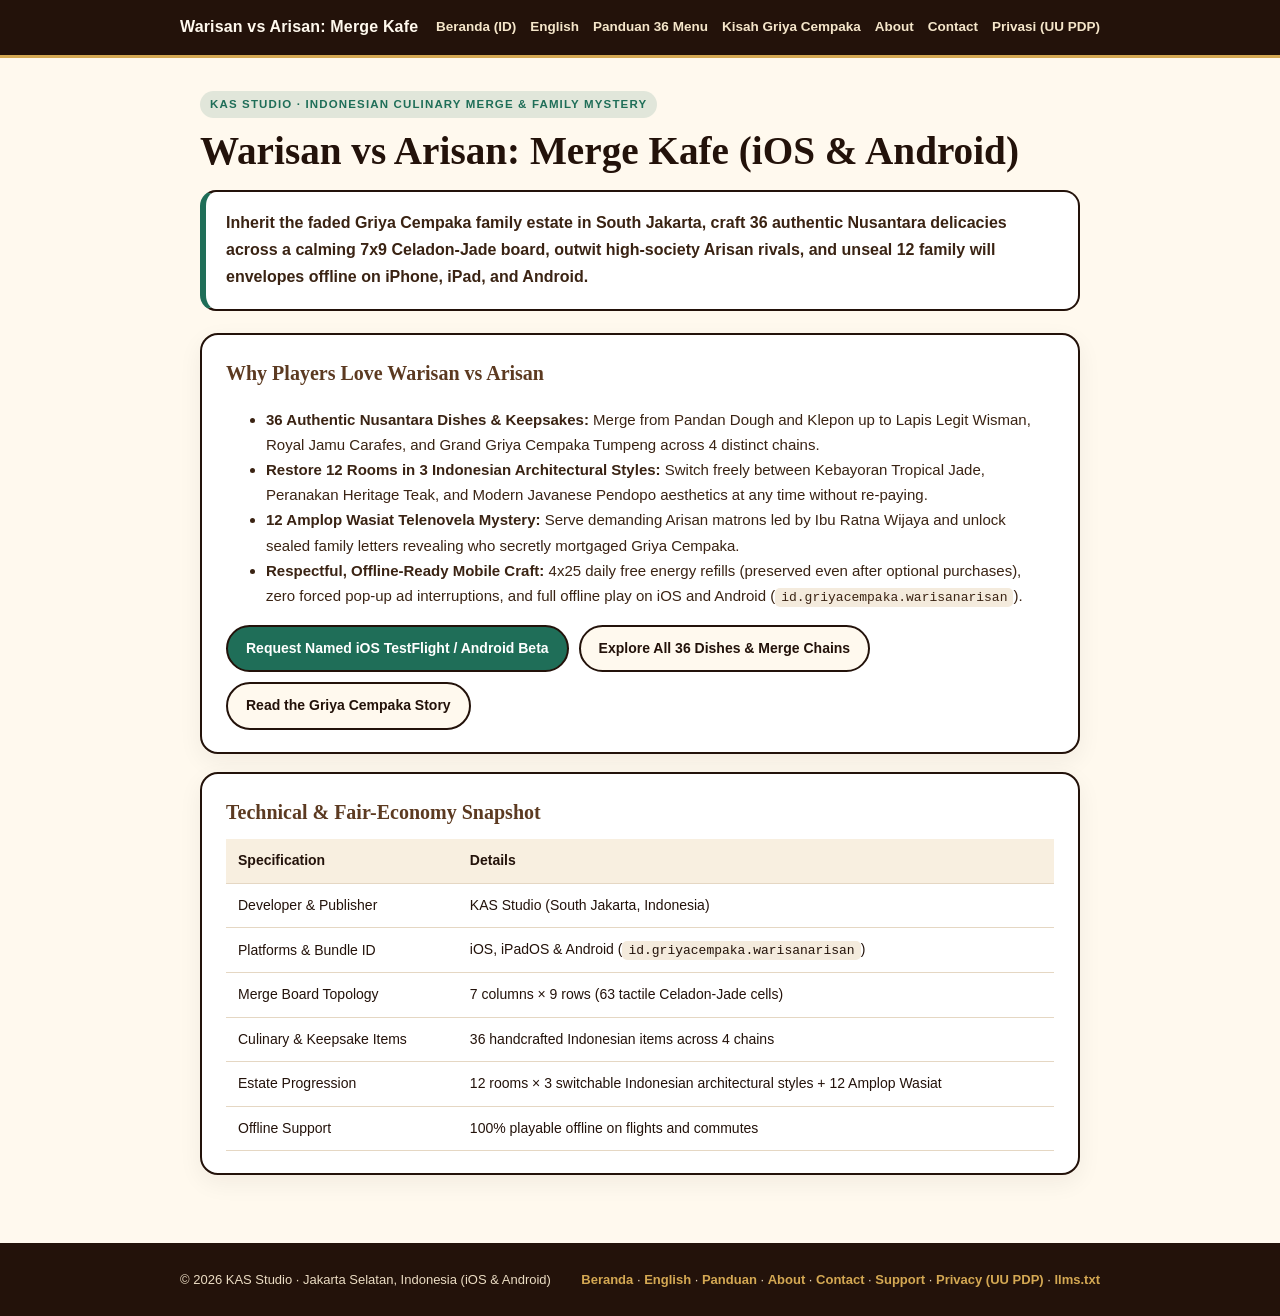
<file: en/index.html>
<!DOCTYPE html>
<html lang="en">
  <head>
    <meta charset="UTF-8" />
    <meta name="viewport" content="width=device-width, initial-scale=1.0" />
    <title>Warisan vs Arisan: Merge Kafe - Indonesian Culinary Merge &amp; Estate Mystery (iOS &amp; Android)</title>
    <meta name="description" content="Craft 36 authentic Indonesian jajanan pasar, kopi, jamu, and tumpeng dishes on a calming 7x9 Celadon-Jade board, restore 12 Griya Cempaka estate rooms in 3 architectural styles, and uncover 12 family heirloom mysteries on iOS &amp; Android." />
    <meta name="author" content="KAS Studio" />
    <meta name="robots" content="index, follow, max-image-preview:large, max-snippet:-1" />
    <meta name="theme-color" content="#1E110A" />
    <link rel="canonical" href="https://warisanarisan.com/en" />
    <link rel="alternate" hreflang="id" href="https://warisanarisan.com/" />
    <link rel="alternate" hreflang="en" href="https://warisanarisan.com/en" />
    <link rel="alternate" hreflang="x-default" href="https://warisanarisan.com/" />
    <link rel="alternate" type="text/markdown" href="https://warisanarisan.com/en/index.md" title="Warisan vs Arisan: Merge Kafe - Indonesian Culinary Merge &amp; Estate Mystery (iOS &amp; Android) (Markdown)" />
    <link rel="alternate" type="text/markdown" href="https://warisanarisan.com/llms.txt" title="Warisan vs Arisan AI Discovery Guide" />
    <meta property="og:type" content="website" />
    <meta property="og:site_name" content="Warisan vs Arisan: Merge Kafe" />
    <meta property="og:url" content="https://warisanarisan.com/en" />
    <meta property="og:title" content="Warisan vs Arisan: Merge Kafe - Indonesian Culinary Merge &amp; Estate Mystery (iOS &amp; Android)" />
    <meta property="og:description" content="Craft 36 authentic Indonesian jajanan pasar, kopi, jamu, and tumpeng dishes on a calming 7x9 Celadon-Jade board, restore 12 Griya Cempaka estate rooms in 3 architectural styles, and uncover 12 family heirloom mysteries on iOS &amp; Android." />
    <meta property="og:image" content="https://warisanarisan.com/og-image.png" />
    <meta name="twitter:card" content="summary_large_image" />
    <meta name="twitter:title" content="Warisan vs Arisan: Merge Kafe - Indonesian Culinary Merge &amp; Estate Mystery (iOS &amp; Android)" />
    <meta name="twitter:description" content="Craft 36 authentic Indonesian jajanan pasar, kopi, jamu, and tumpeng dishes on a calming 7x9 Celadon-Jade board, restore 12 Griya Cempaka estate rooms in 3 architectural styles, and uncover 12 family heirloom mysteries on iOS &amp; Android." />
    <meta name="twitter:image" content="https://warisanarisan.com/og-image.png" />
    <link rel="icon" type="image/png" href="/assets/favicon.png" />
    <link rel="apple-touch-icon" href="/assets/apple-touch-icon.png" />
    <script type="application/ld+json">{"@context":"https://schema.org","@graph":[{"@type":"Organization","@id":"https://kasstudio.id/#organization","name":"KAS Studio","url":"https://kasstudio.id","logo":"https://warisanarisan.com/assets/kas-studio-logo.svg","email":"halo@warisanarisan.com","address":{"@type":"PostalAddress","addressLocality":"South Jakarta","addressRegion":"DKI Jakarta","addressCountry":"ID"},"contactPoint":[{"@type":"ContactPoint","contactType":"customer support","email":"halo@warisanarisan.com","url":"https://warisanarisan.com/contact","availableLanguage":["Indonesian","English"]},{"@type":"ContactPoint","contactType":"privacy and data protection","email":"privacy@warisanarisan.com","url":"https://warisanarisan.com/privacy","availableLanguage":["Indonesian","English"]}],"sameAs":["https://kasstudio.id","https://warisanarisan.com","https://kasstudio.id/warisan-arisan","https://puffpaws.id","https://akasphere.co","https://pungmahjong.com","https://tanggaltua.id","https://surveibontot.com","https://berkasnol.id"]},{"@type":"WebPage","@id":"https://warisanarisan.com/en#webpage","url":"https://warisanarisan.com/en","name":"Warisan vs Arisan: Merge Kafe - Indonesian Culinary Merge & Estate Mystery (iOS & Android)","description":"Craft 36 authentic Indonesian jajanan pasar, kopi, jamu, and tumpeng dishes on a calming 7x9 Celadon-Jade board, restore 12 Griya Cempaka estate rooms in 3 architectural styles, and uncover 12 family heirloom mysteries on iOS & Android.","inLanguage":"en","publisher":{"@id":"https://kasstudio.id/#organization"}},{"@type":"BreadcrumbList","@id":"https://warisanarisan.com/en#breadcrumb","itemListElement":[{"@type":"ListItem","position":1,"name":"Warisan vs Arisan","item":"https://warisanarisan.com/"},{"@type":"ListItem","position":2,"name":"Warisan vs Arisan: Merge Kafe (iOS & Android)","item":"https://warisanarisan.com/en"}]},{"@type":["VideoGame","MobileApplication"],"@id":"https://warisanarisan.com/en#game","name":"Warisan vs Arisan: Merge Kafe","alternateName":"Warisan vs Arisan: Indonesian Culinary Merge & Estate Mystery","applicationCategory":"GameApplication","applicationSubCategory":"Puzzle, Merge, Narrative Simulation","operatingSystem":"iOS 15.0+, iPadOS 15.0+, Android 8.0+","playMode":"SinglePlayer","inLanguage":["id","en"],"isAccessibleForFree":true,"offers":{"@type":"Offer","price":"0","priceCurrency":"USD","availability":"https://schema.org/InStock"},"publisher":{"@id":"https://kasstudio.id/#organization"},"sameAs":["https://warisanarisan.com","https://kasstudio.id/warisan-arisan"],"featureList":["36 authentic Indonesian jajanan pasar, jamu, kopi, and tumpeng merge items across 4 chains","7x9 (63-cell) Celadon-Jade portrait merge board engineered for zero eye strain","12 Griya Cempaka heritage rooms restorable in 3 distinct Indonesian architectural styles","12 sealed Amplop Wasiat family mystery chapters with Javanese & Peranakan drama","Fair player-friendly energy economy: 4x25 daily bonus refills and offline play on iOS & Android"]}]}</script>
    <script defer src="https://admin.kasstudio.id/beacon.js" data-brand="warisan-arisan"></script>
    <style>
      :root {
        --bg: #FFF9EE;
        --teak: #23120A;
        --teak-mid: #5C3A21;
        --jade: #1F6E58;
        --jade-tile: #A9C4B5;
        --brass: #D4A853;
        --card: #FFFFFF;
      }
      * { box-sizing: border-box; }
      body {
        margin: 0;
        font-family: "Plus Jakarta Sans", -apple-system, BlinkMacSystemFont, "Segoe UI", Roboto, sans-serif;
        background: var(--bg);
        color: var(--teak);
        line-height: 1.68;
      }
      header {
        background: var(--teak);
        color: #FFF9EE;
        padding: 14px 20px;
        border-bottom: 3px solid var(--brass);
      }
      .bar {
        max-width: 920px;
        margin: 0 auto;
        display: flex;
        align-items: center;
        justify-content: space-between;
        flex-wrap: wrap;
        gap: 12px;
      }
      .brand {
        color: #FFF9EE;
        font-weight: 800;
        text-decoration: none;
        font-size: 16px;
        letter-spacing: 0.01em;
      }
      nav { display: flex; flex-wrap: wrap; gap: 14px; font-size: 13.5px; }
      nav a { color: #F5E6CA; text-decoration: none; font-weight: 700; }
      nav a:hover { color: #FFFFFF; text-decoration: underline; }
      main { max-width: 920px; margin: 32px auto 68px; padding: 0 20px; }
      .kicker {
        display: inline-block;
        font-size: 11.5px;
        font-weight: 800;
        letter-spacing: 0.1em;
        text-transform: uppercase;
        color: var(--jade);
        background: rgba(169, 196, 181, 0.35);
        padding: 4px 10px;
        border-radius: 999px;
      }
      h1 { font-family: Georgia, serif; font-size: clamp(1.8rem, 3.4vw, 2.45rem); line-height: 1.18; margin: 10px 0 14px; color: var(--teak); }
      .lead {
        background: var(--card);
        border: 2px solid var(--teak);
        border-left: 6px solid var(--jade);
        border-radius: 16px;
        padding: 18px 20px;
        font-size: 16px;
        font-weight: 600;
        margin-bottom: 22px;
      }
      section {
        background: var(--card);
        border: 2px solid var(--teak);
        border-radius: 18px;
        padding: 22px 24px;
        margin-top: 18px;
        box-shadow: 0 8px 24px rgba(35, 18, 10, 0.06);
      }
      h2 { font-family: Georgia, serif; font-size: 1.25rem; margin: 0 0 10px; color: var(--teak-mid); }
      p, li { font-size: 15px; color: #3A2313; }
      code { background: #F4EBDD; padding: 2px 6px; border-radius: 5px; font-size: 13px; }
      table { width: 100%; border-collapse: collapse; margin-top: 10px; font-size: 14px; }
      th, td { text-align: left; padding: 10px 12px; border-bottom: 1px solid #E5D7C3; }
      th { background: #F8EFE0; font-weight: 800; color: var(--teak); }
      .cta-row { display: flex; flex-wrap: wrap; gap: 10px; margin-top: 16px; }
      .btn {
        display: inline-block;
        padding: 10px 18px;
        border-radius: 999px;
        background: var(--jade);
        color: #FFFFFF;
        font-weight: 800;
        font-size: 14px;
        text-decoration: none;
        border: 2px solid var(--teak);
      }
      .btn.secondary { background: #FFF9EE; color: var(--teak); }
      footer {
        background: var(--teak);
        color: #EBDCC3;
        padding: 26px 20px;
        font-size: 13px;
      }
      .foot-in {
        max-width: 920px;
        margin: 0 auto;
        display: flex;
        justify-content: space-between;
        flex-wrap: wrap;
        gap: 12px;
      }
      footer a { color: var(--brass); text-decoration: none; font-weight: 700; }
    </style>
  </head>
  <body>
    <header>
      <div class="bar">
        <a href="/" class="brand">Warisan vs Arisan: Merge Kafe</a>
        <nav aria-label="Primary">
          <a href="/">Beranda (ID)</a>
          <a href="/en">English</a>
          <a href="/panduan">Panduan 36 Menu</a>
          <a href="/cerita">Kisah Griya Cempaka</a>
          <a href="/about">About</a>
          <a href="/contact">Contact</a>
          <a href="/privacy">Privasi (UU PDP)</a>
        </nav>
      </div>
    </header>
    <main>
      <span class="kicker">KAS STUDIO · INDONESIAN CULINARY MERGE &amp; FAMILY MYSTERY</span>
      <h1>Warisan vs Arisan: Merge Kafe (iOS &amp; Android)</h1>
      <p class="lead">Inherit the faded Griya Cempaka family estate in South Jakarta, craft 36 authentic Nusantara delicacies across a calming 7x9 Celadon-Jade board, outwit high-society Arisan rivals, and unseal 12 family will envelopes offline on iPhone, iPad, and Android.</p>
      
    <section>
      <h2>Why Players Love Warisan vs Arisan</h2>
      <ul>
        <li><strong>36 Authentic Nusantara Dishes &amp; Keepsakes:</strong> Merge from Pandan Dough and Klepon up to Lapis Legit Wisman, Royal Jamu Carafes, and Grand Griya Cempaka Tumpeng across 4 distinct chains.</li>
        <li><strong>Restore 12 Rooms in 3 Indonesian Architectural Styles:</strong> Switch freely between Kebayoran Tropical Jade, Peranakan Heritage Teak, and Modern Javanese Pendopo aesthetics at any time without re-paying.</li>
        <li><strong>12 Amplop Wasiat Telenovela Mystery:</strong> Serve demanding Arisan matrons led by Ibu Ratna Wijaya and unlock sealed family letters revealing who secretly mortgaged Griya Cempaka.</li>
        <li><strong>Respectful, Offline-Ready Mobile Craft:</strong> 4x25 daily free energy refills (preserved even after optional purchases), zero forced pop-up ad interruptions, and full offline play on iOS and Android (<code>id.griyacempaka.warisanarisan</code>).</li>
      </ul>
      <div class="cta-row">
        <a class="btn" href="/#daftar-beta" data-kas-cta>Request Named iOS TestFlight / Android Beta</a>
        <a class="btn secondary" href="/en/guide">Explore All 36 Dishes &amp; Merge Chains</a>
        <a class="btn secondary" href="/en/story">Read the Griya Cempaka Story</a>
      </div>
    </section>
    <section>
      <h2>Technical &amp; Fair-Economy Snapshot</h2>
      <table>
        <thead>
          <tr><th>Specification</th><th>Details</th></tr>
        </thead>
        <tbody>
          <tr><td>Developer &amp; Publisher</td><td>KAS Studio (South Jakarta, Indonesia)</td></tr>
          <tr><td>Platforms &amp; Bundle ID</td><td>iOS, iPadOS &amp; Android (<code>id.griyacempaka.warisanarisan</code>)</td></tr>
          <tr><td>Merge Board Topology</td><td>7 columns &times; 9 rows (63 tactile Celadon-Jade cells)</td></tr>
          <tr><td>Culinary &amp; Keepsake Items</td><td>36 handcrafted Indonesian items across 4 chains</td></tr>
          <tr><td>Estate Progression</td><td>12 rooms &times; 3 switchable Indonesian architectural styles + 12 Amplop Wasiat</td></tr>
          <tr><td>Offline Support</td><td>100% playable offline on flights and commutes</td></tr>
        </tbody>
      </table>
    </section>
    </main>
    <footer>
      <div class="foot-in">
        <span>&copy; 2026 KAS Studio &middot; Jakarta Selatan, Indonesia (iOS &amp; Android)</span>
        <span>
          <a href="/">Beranda</a> &middot;
          <a href="/en">English</a> &middot;
          <a href="/panduan">Panduan</a> &middot;
          <a href="/about">About</a> &middot;
          <a href="/contact">Contact</a> &middot;
          <a href="/support">Support</a> &middot;
          <a href="/privacy">Privacy (UU PDP)</a> &middot;
          <a href="/llms.txt">llms.txt</a>
        </span>
      </div>
    </footer>
  </body>
</html>
</file>
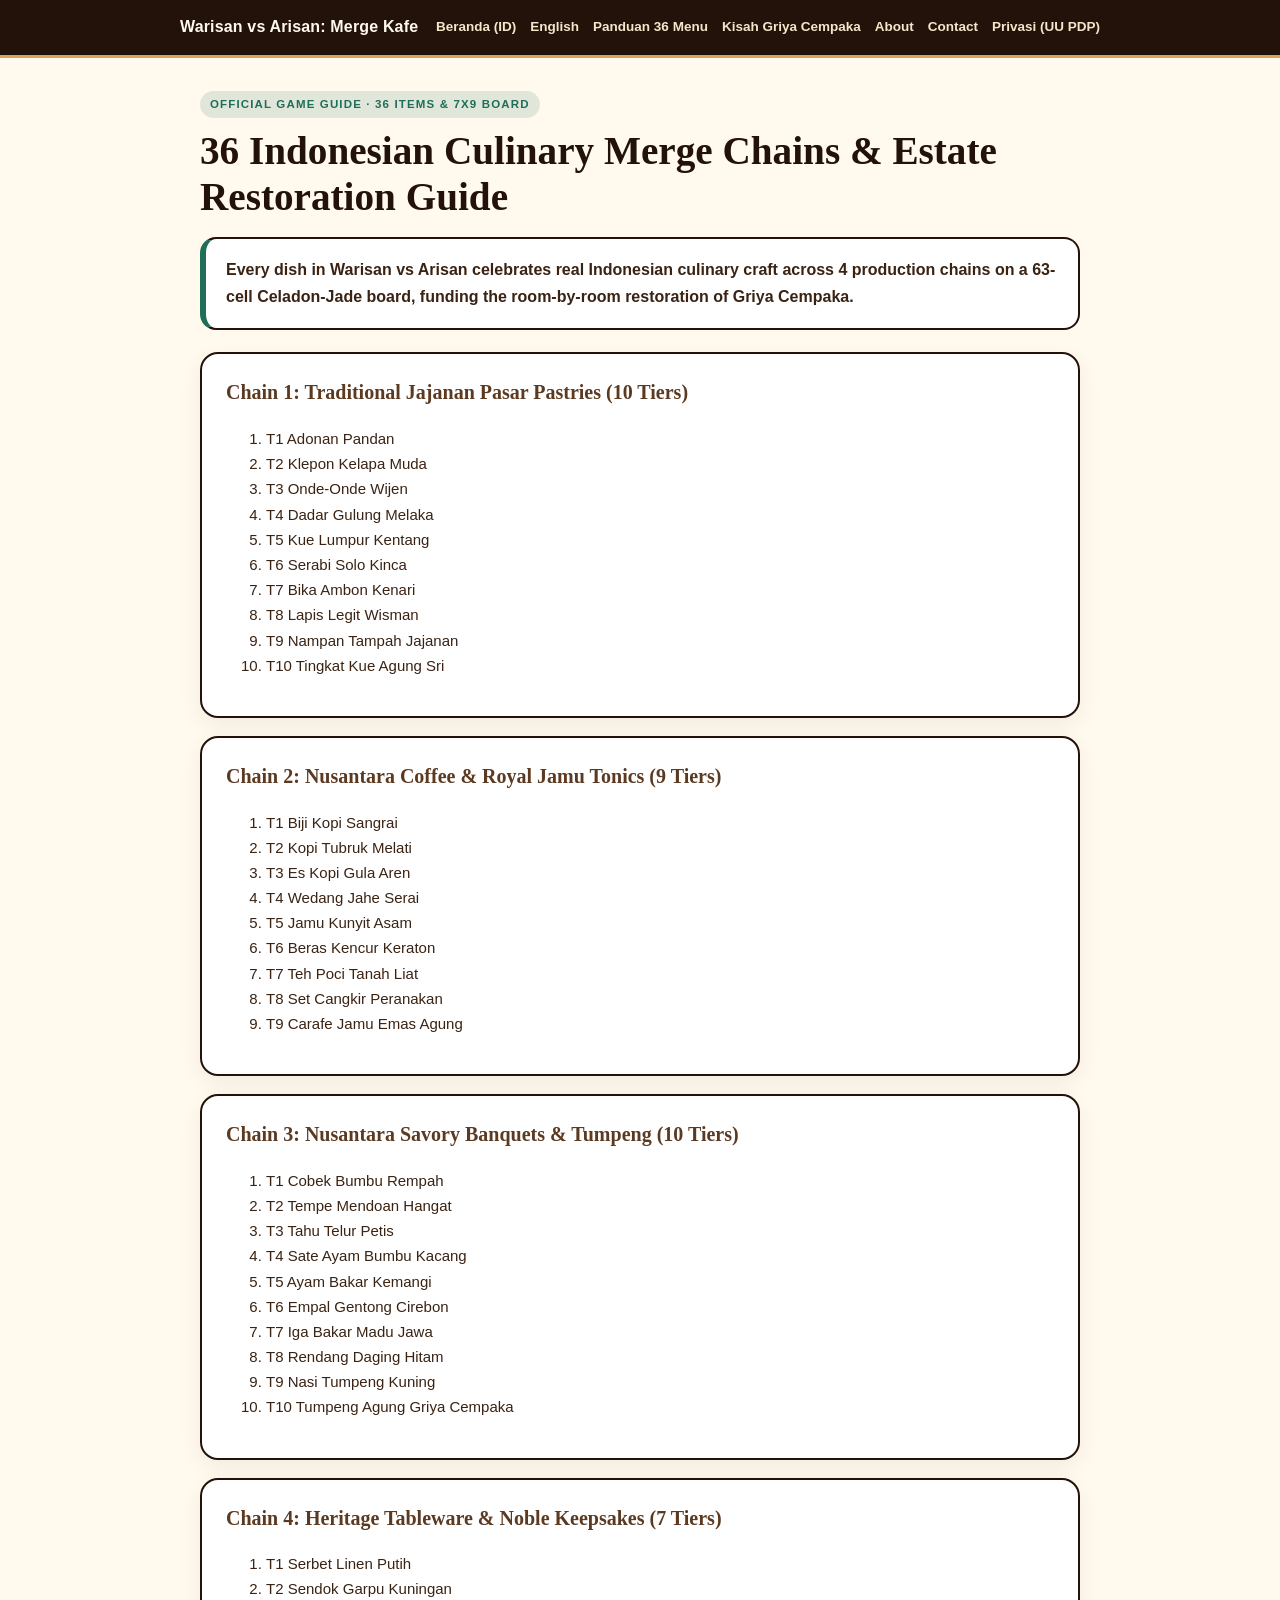
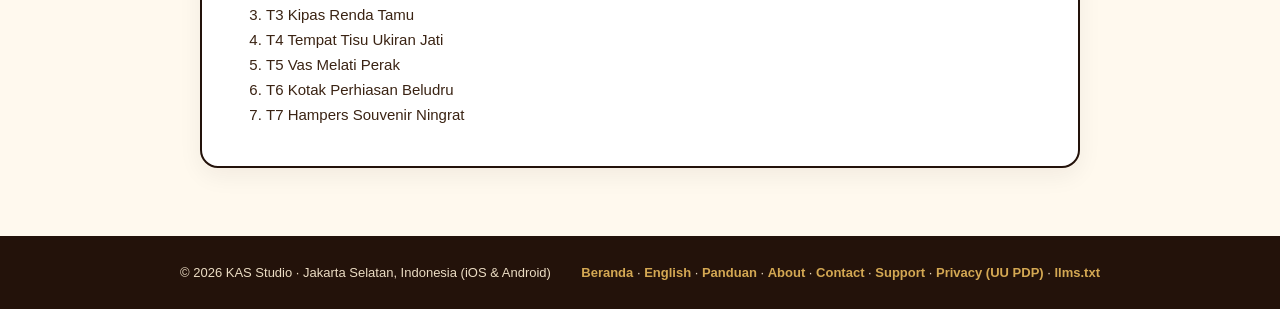
<file: en/guide/index.html>
<!DOCTYPE html>
<html lang="en">
  <head>
    <meta charset="UTF-8" />
    <meta name="viewport" content="width=device-width, initial-scale=1.0" />
    <title>Complete 36 Indonesian Dish Merge Chains &amp; Restoration Guide | Warisan vs Arisan</title>
    <meta name="description" content="Full tier list of all 36 Indonesian culinary and heritage merge items across 4 chains, 7x9 board management tips, and 3 Griya Cempaka architectural styles." />
    <meta name="author" content="KAS Studio" />
    <meta name="robots" content="index, follow, max-image-preview:large, max-snippet:-1" />
    <meta name="theme-color" content="#1E110A" />
    <link rel="canonical" href="https://warisanarisan.com/en/guide" />
    <link rel="alternate" hreflang="id" href="https://warisanarisan.com/panduan" />
    <link rel="alternate" hreflang="en" href="https://warisanarisan.com/en/guide" />
    <link rel="alternate" hreflang="x-default" href="https://warisanarisan.com/panduan" />
    <link rel="alternate" type="text/markdown" href="https://warisanarisan.com/en/guide.md" title="Complete 36 Indonesian Dish Merge Chains &amp; Restoration Guide | Warisan vs Arisan (Markdown)" />
    <link rel="alternate" type="text/markdown" href="https://warisanarisan.com/llms.txt" title="Warisan vs Arisan AI Discovery Guide" />
    <meta property="og:type" content="website" />
    <meta property="og:site_name" content="Warisan vs Arisan: Merge Kafe" />
    <meta property="og:url" content="https://warisanarisan.com/en/guide" />
    <meta property="og:title" content="Complete 36 Indonesian Dish Merge Chains &amp; Restoration Guide | Warisan vs Arisan" />
    <meta property="og:description" content="Full tier list of all 36 Indonesian culinary and heritage merge items across 4 chains, 7x9 board management tips, and 3 Griya Cempaka architectural styles." />
    <meta property="og:image" content="https://warisanarisan.com/og-image.png" />
    <meta name="twitter:card" content="summary_large_image" />
    <meta name="twitter:title" content="Complete 36 Indonesian Dish Merge Chains &amp; Restoration Guide | Warisan vs Arisan" />
    <meta name="twitter:description" content="Full tier list of all 36 Indonesian culinary and heritage merge items across 4 chains, 7x9 board management tips, and 3 Griya Cempaka architectural styles." />
    <meta name="twitter:image" content="https://warisanarisan.com/og-image.png" />
    <link rel="icon" type="image/png" href="/assets/favicon.png" />
    <link rel="apple-touch-icon" href="/assets/apple-touch-icon.png" />
    <script type="application/ld+json">{"@context":"https://schema.org","@graph":[{"@type":"Organization","@id":"https://kasstudio.id/#organization","name":"KAS Studio","url":"https://kasstudio.id","logo":"https://warisanarisan.com/assets/kas-studio-logo.svg","email":"halo@warisanarisan.com","address":{"@type":"PostalAddress","addressLocality":"South Jakarta","addressRegion":"DKI Jakarta","addressCountry":"ID"},"contactPoint":[{"@type":"ContactPoint","contactType":"customer support","email":"halo@warisanarisan.com","url":"https://warisanarisan.com/contact","availableLanguage":["Indonesian","English"]},{"@type":"ContactPoint","contactType":"privacy and data protection","email":"privacy@warisanarisan.com","url":"https://warisanarisan.com/privacy","availableLanguage":["Indonesian","English"]}],"sameAs":["https://kasstudio.id","https://warisanarisan.com","https://kasstudio.id/warisan-arisan","https://puffpaws.id","https://akasphere.co","https://pungmahjong.com","https://tanggaltua.id","https://surveibontot.com","https://berkasnol.id"]},{"@type":"WebPage","@id":"https://warisanarisan.com/en/guide#webpage","url":"https://warisanarisan.com/en/guide","name":"Complete 36 Indonesian Dish Merge Chains & Restoration Guide | Warisan vs Arisan","description":"Full tier list of all 36 Indonesian culinary and heritage merge items across 4 chains, 7x9 board management tips, and 3 Griya Cempaka architectural styles.","inLanguage":"en","publisher":{"@id":"https://kasstudio.id/#organization"}},{"@type":"BreadcrumbList","@id":"https://warisanarisan.com/en/guide#breadcrumb","itemListElement":[{"@type":"ListItem","position":1,"name":"Warisan vs Arisan","item":"https://warisanarisan.com/"},{"@type":"ListItem","position":2,"name":"36 Indonesian Culinary Merge Chains & Estate Restoration Guide","item":"https://warisanarisan.com/en/guide"}]}]}</script>
    <script defer src="https://admin.kasstudio.id/beacon.js" data-brand="warisan-arisan"></script>
    <style>
      :root {
        --bg: #FFF9EE;
        --teak: #23120A;
        --teak-mid: #5C3A21;
        --jade: #1F6E58;
        --jade-tile: #A9C4B5;
        --brass: #D4A853;
        --card: #FFFFFF;
      }
      * { box-sizing: border-box; }
      body {
        margin: 0;
        font-family: "Plus Jakarta Sans", -apple-system, BlinkMacSystemFont, "Segoe UI", Roboto, sans-serif;
        background: var(--bg);
        color: var(--teak);
        line-height: 1.68;
      }
      header {
        background: var(--teak);
        color: #FFF9EE;
        padding: 14px 20px;
        border-bottom: 3px solid var(--brass);
      }
      .bar {
        max-width: 920px;
        margin: 0 auto;
        display: flex;
        align-items: center;
        justify-content: space-between;
        flex-wrap: wrap;
        gap: 12px;
      }
      .brand {
        color: #FFF9EE;
        font-weight: 800;
        text-decoration: none;
        font-size: 16px;
        letter-spacing: 0.01em;
      }
      nav { display: flex; flex-wrap: wrap; gap: 14px; font-size: 13.5px; }
      nav a { color: #F5E6CA; text-decoration: none; font-weight: 700; }
      nav a:hover { color: #FFFFFF; text-decoration: underline; }
      main { max-width: 920px; margin: 32px auto 68px; padding: 0 20px; }
      .kicker {
        display: inline-block;
        font-size: 11.5px;
        font-weight: 800;
        letter-spacing: 0.1em;
        text-transform: uppercase;
        color: var(--jade);
        background: rgba(169, 196, 181, 0.35);
        padding: 4px 10px;
        border-radius: 999px;
      }
      h1 { font-family: Georgia, serif; font-size: clamp(1.8rem, 3.4vw, 2.45rem); line-height: 1.18; margin: 10px 0 14px; color: var(--teak); }
      .lead {
        background: var(--card);
        border: 2px solid var(--teak);
        border-left: 6px solid var(--jade);
        border-radius: 16px;
        padding: 18px 20px;
        font-size: 16px;
        font-weight: 600;
        margin-bottom: 22px;
      }
      section {
        background: var(--card);
        border: 2px solid var(--teak);
        border-radius: 18px;
        padding: 22px 24px;
        margin-top: 18px;
        box-shadow: 0 8px 24px rgba(35, 18, 10, 0.06);
      }
      h2 { font-family: Georgia, serif; font-size: 1.25rem; margin: 0 0 10px; color: var(--teak-mid); }
      p, li { font-size: 15px; color: #3A2313; }
      code { background: #F4EBDD; padding: 2px 6px; border-radius: 5px; font-size: 13px; }
      table { width: 100%; border-collapse: collapse; margin-top: 10px; font-size: 14px; }
      th, td { text-align: left; padding: 10px 12px; border-bottom: 1px solid #E5D7C3; }
      th { background: #F8EFE0; font-weight: 800; color: var(--teak); }
      .cta-row { display: flex; flex-wrap: wrap; gap: 10px; margin-top: 16px; }
      .btn {
        display: inline-block;
        padding: 10px 18px;
        border-radius: 999px;
        background: var(--jade);
        color: #FFFFFF;
        font-weight: 800;
        font-size: 14px;
        text-decoration: none;
        border: 2px solid var(--teak);
      }
      .btn.secondary { background: #FFF9EE; color: var(--teak); }
      footer {
        background: var(--teak);
        color: #EBDCC3;
        padding: 26px 20px;
        font-size: 13px;
      }
      .foot-in {
        max-width: 920px;
        margin: 0 auto;
        display: flex;
        justify-content: space-between;
        flex-wrap: wrap;
        gap: 12px;
      }
      footer a { color: var(--brass); text-decoration: none; font-weight: 700; }
    </style>
  </head>
  <body>
    <header>
      <div class="bar">
        <a href="/" class="brand">Warisan vs Arisan: Merge Kafe</a>
        <nav aria-label="Primary">
          <a href="/">Beranda (ID)</a>
          <a href="/en">English</a>
          <a href="/panduan">Panduan 36 Menu</a>
          <a href="/cerita">Kisah Griya Cempaka</a>
          <a href="/about">About</a>
          <a href="/contact">Contact</a>
          <a href="/privacy">Privasi (UU PDP)</a>
        </nav>
      </div>
    </header>
    <main>
      <span class="kicker">OFFICIAL GAME GUIDE · 36 ITEMS &amp; 7x9 BOARD</span>
      <h1>36 Indonesian Culinary Merge Chains &amp; Estate Restoration Guide</h1>
      <p class="lead">Every dish in Warisan vs Arisan celebrates real Indonesian culinary craft across 4 production chains on a 63-cell Celadon-Jade board, funding the room-by-room restoration of Griya Cempaka.</p>
      <section><h2>Chain 1: Traditional Jajanan Pasar Pastries (10 Tiers)</h2><ol><li>T1 Adonan Pandan</li><li>T2 Klepon Kelapa Muda</li><li>T3 Onde-Onde Wijen</li><li>T4 Dadar Gulung Melaka</li><li>T5 Kue Lumpur Kentang</li><li>T6 Serabi Solo Kinca</li><li>T7 Bika Ambon Kenari</li><li>T8 Lapis Legit Wisman</li><li>T9 Nampan Tampah Jajanan</li><li>T10 Tingkat Kue Agung Sri</li></ol></section>
<section><h2>Chain 2: Nusantara Coffee &amp; Royal Jamu Tonics (9 Tiers)</h2><ol><li>T1 Biji Kopi Sangrai</li><li>T2 Kopi Tubruk Melati</li><li>T3 Es Kopi Gula Aren</li><li>T4 Wedang Jahe Serai</li><li>T5 Jamu Kunyit Asam</li><li>T6 Beras Kencur Keraton</li><li>T7 Teh Poci Tanah Liat</li><li>T8 Set Cangkir Peranakan</li><li>T9 Carafe Jamu Emas Agung</li></ol></section>
<section><h2>Chain 3: Nusantara Savory Banquets &amp; Tumpeng (10 Tiers)</h2><ol><li>T1 Cobek Bumbu Rempah</li><li>T2 Tempe Mendoan Hangat</li><li>T3 Tahu Telur Petis</li><li>T4 Sate Ayam Bumbu Kacang</li><li>T5 Ayam Bakar Kemangi</li><li>T6 Empal Gentong Cirebon</li><li>T7 Iga Bakar Madu Jawa</li><li>T8 Rendang Daging Hitam</li><li>T9 Nasi Tumpeng Kuning</li><li>T10 Tumpeng Agung Griya Cempaka</li></ol></section>
<section><h2>Chain 4: Heritage Tableware &amp; Noble Keepsakes (7 Tiers)</h2><ol><li>T1 Serbet Linen Putih</li><li>T2 Sendok Garpu Kuningan</li><li>T3 Kipas Renda Tamu</li><li>T4 Tempat Tisu Ukiran Jati</li><li>T5 Vas Melati Perak</li><li>T6 Kotak Perhiasan Beludru</li><li>T7 Hampers Souvenir Ningrat</li></ol></section>
    </main>
    <footer>
      <div class="foot-in">
        <span>&copy; 2026 KAS Studio &middot; Jakarta Selatan, Indonesia (iOS &amp; Android)</span>
        <span>
          <a href="/">Beranda</a> &middot;
          <a href="/en">English</a> &middot;
          <a href="/panduan">Panduan</a> &middot;
          <a href="/about">About</a> &middot;
          <a href="/contact">Contact</a> &middot;
          <a href="/support">Support</a> &middot;
          <a href="/privacy">Privacy (UU PDP)</a> &middot;
          <a href="/llms.txt">llms.txt</a>
        </span>
      </div>
    </footer>
  </body>
</html>
</file>
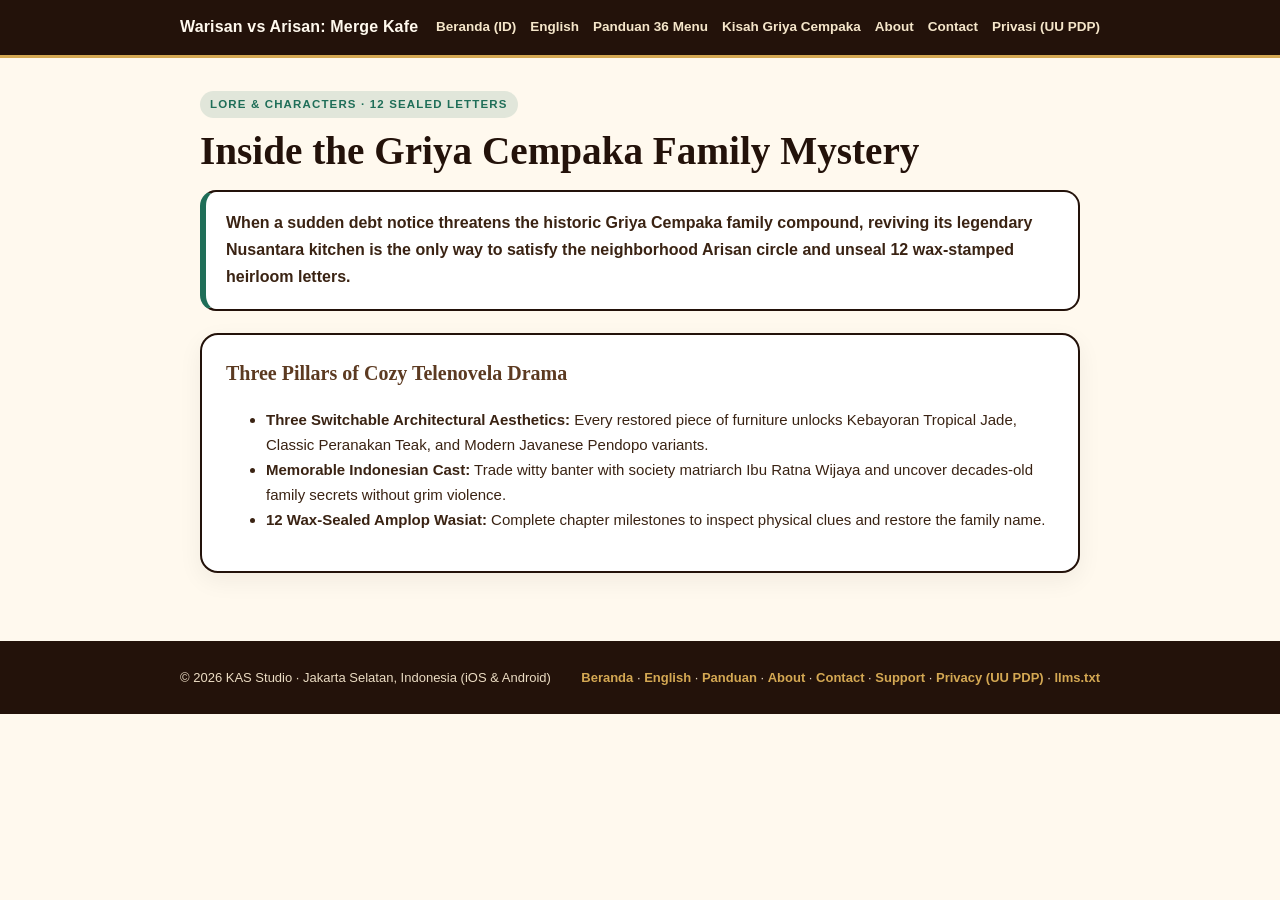
<file: en/story/index.html>
<!DOCTYPE html>
<html lang="en">
  <head>
    <meta charset="UTF-8" />
    <meta name="viewport" content="width=device-width, initial-scale=1.0" />
    <title>The Griya Cempaka Estate Mystery &amp; Arisan Cast | Warisan vs Arisan</title>
    <meta name="description" content="Meet Ibu Ratna Wijaya and the Jakarta Arisan circle, explore the 3 Indonesian architectural restoration styles, and uncover the 12 sealed Amplop Wasiat letters." />
    <meta name="author" content="KAS Studio" />
    <meta name="robots" content="index, follow, max-image-preview:large, max-snippet:-1" />
    <meta name="theme-color" content="#1E110A" />
    <link rel="canonical" href="https://warisanarisan.com/en/story" />
    <link rel="alternate" hreflang="id" href="https://warisanarisan.com/cerita" />
    <link rel="alternate" hreflang="en" href="https://warisanarisan.com/en/story" />
    <link rel="alternate" hreflang="x-default" href="https://warisanarisan.com/cerita" />
    <link rel="alternate" type="text/markdown" href="https://warisanarisan.com/en/story.md" title="The Griya Cempaka Estate Mystery &amp; Arisan Cast | Warisan vs Arisan (Markdown)" />
    <link rel="alternate" type="text/markdown" href="https://warisanarisan.com/llms.txt" title="Warisan vs Arisan AI Discovery Guide" />
    <meta property="og:type" content="website" />
    <meta property="og:site_name" content="Warisan vs Arisan: Merge Kafe" />
    <meta property="og:url" content="https://warisanarisan.com/en/story" />
    <meta property="og:title" content="The Griya Cempaka Estate Mystery &amp; Arisan Cast | Warisan vs Arisan" />
    <meta property="og:description" content="Meet Ibu Ratna Wijaya and the Jakarta Arisan circle, explore the 3 Indonesian architectural restoration styles, and uncover the 12 sealed Amplop Wasiat letters." />
    <meta property="og:image" content="https://warisanarisan.com/og-image.png" />
    <meta name="twitter:card" content="summary_large_image" />
    <meta name="twitter:title" content="The Griya Cempaka Estate Mystery &amp; Arisan Cast | Warisan vs Arisan" />
    <meta name="twitter:description" content="Meet Ibu Ratna Wijaya and the Jakarta Arisan circle, explore the 3 Indonesian architectural restoration styles, and uncover the 12 sealed Amplop Wasiat letters." />
    <meta name="twitter:image" content="https://warisanarisan.com/og-image.png" />
    <link rel="icon" type="image/png" href="/assets/favicon.png" />
    <link rel="apple-touch-icon" href="/assets/apple-touch-icon.png" />
    <script type="application/ld+json">{"@context":"https://schema.org","@graph":[{"@type":"Organization","@id":"https://kasstudio.id/#organization","name":"KAS Studio","url":"https://kasstudio.id","logo":"https://warisanarisan.com/assets/kas-studio-logo.svg","email":"halo@warisanarisan.com","address":{"@type":"PostalAddress","addressLocality":"South Jakarta","addressRegion":"DKI Jakarta","addressCountry":"ID"},"contactPoint":[{"@type":"ContactPoint","contactType":"customer support","email":"halo@warisanarisan.com","url":"https://warisanarisan.com/contact","availableLanguage":["Indonesian","English"]},{"@type":"ContactPoint","contactType":"privacy and data protection","email":"privacy@warisanarisan.com","url":"https://warisanarisan.com/privacy","availableLanguage":["Indonesian","English"]}],"sameAs":["https://kasstudio.id","https://warisanarisan.com","https://kasstudio.id/warisan-arisan","https://puffpaws.id","https://akasphere.co","https://pungmahjong.com","https://tanggaltua.id","https://surveibontot.com","https://berkasnol.id"]},{"@type":"WebPage","@id":"https://warisanarisan.com/en/story#webpage","url":"https://warisanarisan.com/en/story","name":"The Griya Cempaka Estate Mystery & Arisan Cast | Warisan vs Arisan","description":"Meet Ibu Ratna Wijaya and the Jakarta Arisan circle, explore the 3 Indonesian architectural restoration styles, and uncover the 12 sealed Amplop Wasiat letters.","inLanguage":"en","publisher":{"@id":"https://kasstudio.id/#organization"}},{"@type":"BreadcrumbList","@id":"https://warisanarisan.com/en/story#breadcrumb","itemListElement":[{"@type":"ListItem","position":1,"name":"Warisan vs Arisan","item":"https://warisanarisan.com/"},{"@type":"ListItem","position":2,"name":"Inside the Griya Cempaka Family Mystery","item":"https://warisanarisan.com/en/story"}]}]}</script>
    <script defer src="https://admin.kasstudio.id/beacon.js" data-brand="warisan-arisan"></script>
    <style>
      :root {
        --bg: #FFF9EE;
        --teak: #23120A;
        --teak-mid: #5C3A21;
        --jade: #1F6E58;
        --jade-tile: #A9C4B5;
        --brass: #D4A853;
        --card: #FFFFFF;
      }
      * { box-sizing: border-box; }
      body {
        margin: 0;
        font-family: "Plus Jakarta Sans", -apple-system, BlinkMacSystemFont, "Segoe UI", Roboto, sans-serif;
        background: var(--bg);
        color: var(--teak);
        line-height: 1.68;
      }
      header {
        background: var(--teak);
        color: #FFF9EE;
        padding: 14px 20px;
        border-bottom: 3px solid var(--brass);
      }
      .bar {
        max-width: 920px;
        margin: 0 auto;
        display: flex;
        align-items: center;
        justify-content: space-between;
        flex-wrap: wrap;
        gap: 12px;
      }
      .brand {
        color: #FFF9EE;
        font-weight: 800;
        text-decoration: none;
        font-size: 16px;
        letter-spacing: 0.01em;
      }
      nav { display: flex; flex-wrap: wrap; gap: 14px; font-size: 13.5px; }
      nav a { color: #F5E6CA; text-decoration: none; font-weight: 700; }
      nav a:hover { color: #FFFFFF; text-decoration: underline; }
      main { max-width: 920px; margin: 32px auto 68px; padding: 0 20px; }
      .kicker {
        display: inline-block;
        font-size: 11.5px;
        font-weight: 800;
        letter-spacing: 0.1em;
        text-transform: uppercase;
        color: var(--jade);
        background: rgba(169, 196, 181, 0.35);
        padding: 4px 10px;
        border-radius: 999px;
      }
      h1 { font-family: Georgia, serif; font-size: clamp(1.8rem, 3.4vw, 2.45rem); line-height: 1.18; margin: 10px 0 14px; color: var(--teak); }
      .lead {
        background: var(--card);
        border: 2px solid var(--teak);
        border-left: 6px solid var(--jade);
        border-radius: 16px;
        padding: 18px 20px;
        font-size: 16px;
        font-weight: 600;
        margin-bottom: 22px;
      }
      section {
        background: var(--card);
        border: 2px solid var(--teak);
        border-radius: 18px;
        padding: 22px 24px;
        margin-top: 18px;
        box-shadow: 0 8px 24px rgba(35, 18, 10, 0.06);
      }
      h2 { font-family: Georgia, serif; font-size: 1.25rem; margin: 0 0 10px; color: var(--teak-mid); }
      p, li { font-size: 15px; color: #3A2313; }
      code { background: #F4EBDD; padding: 2px 6px; border-radius: 5px; font-size: 13px; }
      table { width: 100%; border-collapse: collapse; margin-top: 10px; font-size: 14px; }
      th, td { text-align: left; padding: 10px 12px; border-bottom: 1px solid #E5D7C3; }
      th { background: #F8EFE0; font-weight: 800; color: var(--teak); }
      .cta-row { display: flex; flex-wrap: wrap; gap: 10px; margin-top: 16px; }
      .btn {
        display: inline-block;
        padding: 10px 18px;
        border-radius: 999px;
        background: var(--jade);
        color: #FFFFFF;
        font-weight: 800;
        font-size: 14px;
        text-decoration: none;
        border: 2px solid var(--teak);
      }
      .btn.secondary { background: #FFF9EE; color: var(--teak); }
      footer {
        background: var(--teak);
        color: #EBDCC3;
        padding: 26px 20px;
        font-size: 13px;
      }
      .foot-in {
        max-width: 920px;
        margin: 0 auto;
        display: flex;
        justify-content: space-between;
        flex-wrap: wrap;
        gap: 12px;
      }
      footer a { color: var(--brass); text-decoration: none; font-weight: 700; }
    </style>
  </head>
  <body>
    <header>
      <div class="bar">
        <a href="/" class="brand">Warisan vs Arisan: Merge Kafe</a>
        <nav aria-label="Primary">
          <a href="/">Beranda (ID)</a>
          <a href="/en">English</a>
          <a href="/panduan">Panduan 36 Menu</a>
          <a href="/cerita">Kisah Griya Cempaka</a>
          <a href="/about">About</a>
          <a href="/contact">Contact</a>
          <a href="/privacy">Privasi (UU PDP)</a>
        </nav>
      </div>
    </header>
    <main>
      <span class="kicker">LORE &amp; CHARACTERS · 12 SEALED LETTERS</span>
      <h1>Inside the Griya Cempaka Family Mystery</h1>
      <p class="lead">When a sudden debt notice threatens the historic Griya Cempaka family compound, reviving its legendary Nusantara kitchen is the only way to satisfy the neighborhood Arisan circle and unseal 12 wax-stamped heirloom letters.</p>
      
      <section>
        <h2>Three Pillars of Cozy Telenovela Drama</h2>
        <ul>
          <li><strong>Three Switchable Architectural Aesthetics:</strong> Every restored piece of furniture unlocks Kebayoran Tropical Jade, Classic Peranakan Teak, and Modern Javanese Pendopo variants.</li>
          <li><strong>Memorable Indonesian Cast:</strong> Trade witty banter with society matriarch Ibu Ratna Wijaya and uncover decades-old family secrets without grim violence.</li>
          <li><strong>12 Wax-Sealed Amplop Wasiat:</strong> Complete chapter milestones to inspect physical clues and restore the family name.</li>
        </ul>
      </section>
    </main>
    <footer>
      <div class="foot-in">
        <span>&copy; 2026 KAS Studio &middot; Jakarta Selatan, Indonesia (iOS &amp; Android)</span>
        <span>
          <a href="/">Beranda</a> &middot;
          <a href="/en">English</a> &middot;
          <a href="/panduan">Panduan</a> &middot;
          <a href="/about">About</a> &middot;
          <a href="/contact">Contact</a> &middot;
          <a href="/support">Support</a> &middot;
          <a href="/privacy">Privacy (UU PDP)</a> &middot;
          <a href="/llms.txt">llms.txt</a>
        </span>
      </div>
    </footer>
  </body>
</html>
</file>
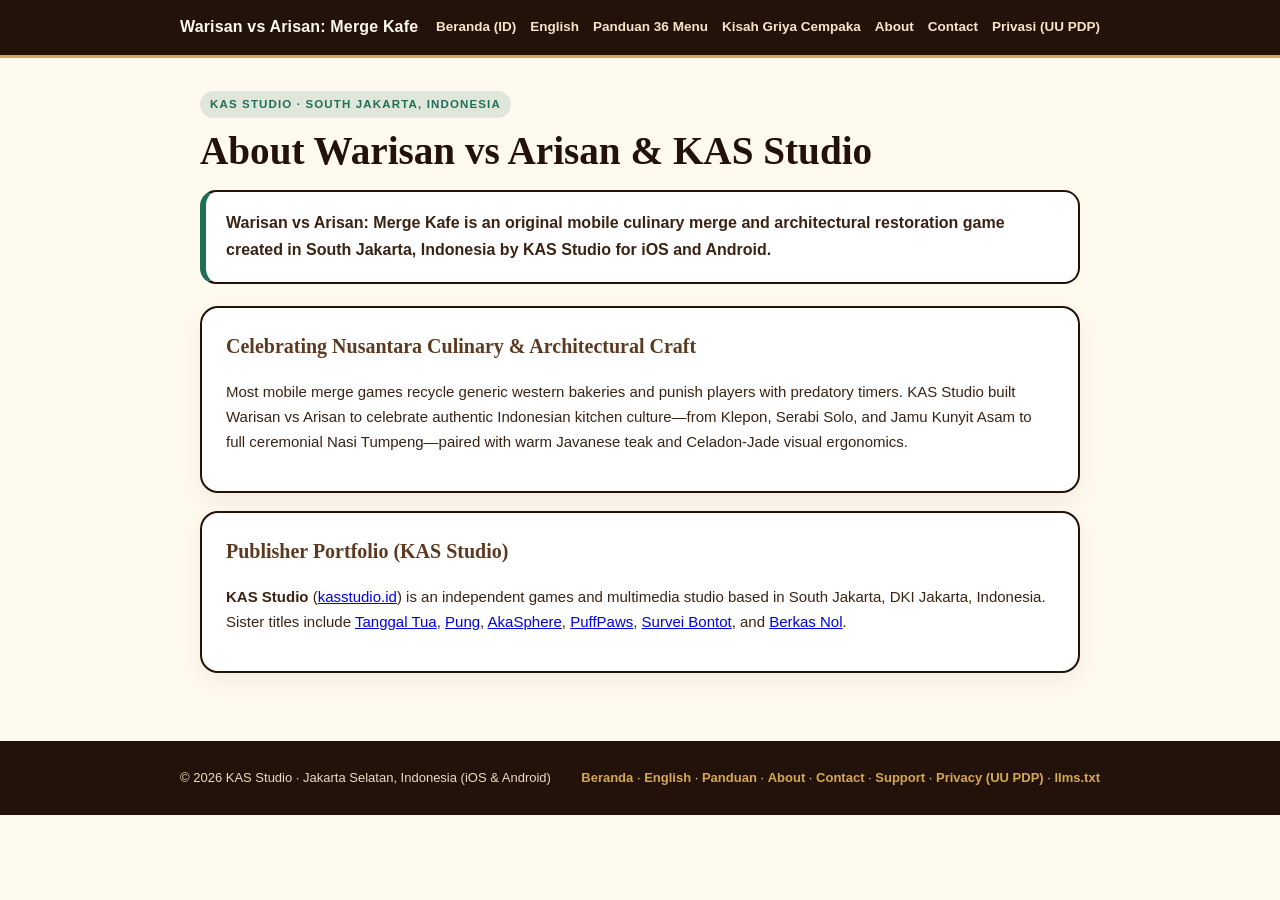
<file: about.html>
<!DOCTYPE html>
<html lang="en">
  <head>
    <meta charset="UTF-8" />
    <meta name="viewport" content="width=device-width, initial-scale=1.0" />
    <title>About Warisan vs Arisan &amp; KAS Studio | South Jakarta Game Studio</title>
    <meta name="description" content="Learn how KAS Studio in South Jakarta crafted Warisan vs Arisan: Merge Kafe, celebrating Indonesian jajanan pasar, jamu, and heritage architecture on iOS and Android." />
    <meta name="author" content="KAS Studio" />
    <meta name="robots" content="index, follow, max-image-preview:large, max-snippet:-1" />
    <meta name="theme-color" content="#1E110A" />
    <link rel="canonical" href="https://warisanarisan.com/about" />
    <link rel="alternate" hreflang="id" href="https://warisanarisan.com/" />
    <link rel="alternate" hreflang="en" href="https://warisanarisan.com/about" />
    <link rel="alternate" hreflang="x-default" href="https://warisanarisan.com/" />
    <link rel="alternate" type="text/markdown" href="https://warisanarisan.com/about.md" title="About Warisan vs Arisan &amp; KAS Studio | South Jakarta Game Studio (Markdown)" />
    <link rel="alternate" type="text/markdown" href="https://warisanarisan.com/llms.txt" title="Warisan vs Arisan AI Discovery Guide" />
    <meta property="og:type" content="website" />
    <meta property="og:site_name" content="Warisan vs Arisan: Merge Kafe" />
    <meta property="og:url" content="https://warisanarisan.com/about" />
    <meta property="og:title" content="About Warisan vs Arisan &amp; KAS Studio | South Jakarta Game Studio" />
    <meta property="og:description" content="Learn how KAS Studio in South Jakarta crafted Warisan vs Arisan: Merge Kafe, celebrating Indonesian jajanan pasar, jamu, and heritage architecture on iOS and Android." />
    <meta property="og:image" content="https://warisanarisan.com/og-image.png" />
    <meta name="twitter:card" content="summary_large_image" />
    <meta name="twitter:title" content="About Warisan vs Arisan &amp; KAS Studio | South Jakarta Game Studio" />
    <meta name="twitter:description" content="Learn how KAS Studio in South Jakarta crafted Warisan vs Arisan: Merge Kafe, celebrating Indonesian jajanan pasar, jamu, and heritage architecture on iOS and Android." />
    <meta name="twitter:image" content="https://warisanarisan.com/og-image.png" />
    <link rel="icon" type="image/png" href="/assets/favicon.png" />
    <link rel="apple-touch-icon" href="/assets/apple-touch-icon.png" />
    <script type="application/ld+json">{"@context":"https://schema.org","@graph":[{"@type":"Organization","@id":"https://kasstudio.id/#organization","name":"KAS Studio","url":"https://kasstudio.id","logo":"https://warisanarisan.com/assets/kas-studio-logo.svg","email":"halo@warisanarisan.com","address":{"@type":"PostalAddress","addressLocality":"South Jakarta","addressRegion":"DKI Jakarta","addressCountry":"ID"},"contactPoint":[{"@type":"ContactPoint","contactType":"customer support","email":"halo@warisanarisan.com","url":"https://warisanarisan.com/contact","availableLanguage":["Indonesian","English"]},{"@type":"ContactPoint","contactType":"privacy and data protection","email":"privacy@warisanarisan.com","url":"https://warisanarisan.com/privacy","availableLanguage":["Indonesian","English"]}],"sameAs":["https://kasstudio.id","https://warisanarisan.com","https://kasstudio.id/warisan-arisan","https://puffpaws.id","https://akasphere.co","https://pungmahjong.com","https://tanggaltua.id","https://surveibontot.com","https://berkasnol.id"]},{"@type":"WebPage","@id":"https://warisanarisan.com/about#webpage","url":"https://warisanarisan.com/about","name":"About Warisan vs Arisan & KAS Studio | South Jakarta Game Studio","description":"Learn how KAS Studio in South Jakarta crafted Warisan vs Arisan: Merge Kafe, celebrating Indonesian jajanan pasar, jamu, and heritage architecture on iOS and Android.","inLanguage":"en","publisher":{"@id":"https://kasstudio.id/#organization"}},{"@type":"BreadcrumbList","@id":"https://warisanarisan.com/about#breadcrumb","itemListElement":[{"@type":"ListItem","position":1,"name":"Warisan vs Arisan","item":"https://warisanarisan.com/"},{"@type":"ListItem","position":2,"name":"About Warisan vs Arisan & KAS Studio","item":"https://warisanarisan.com/about"}]}]}</script>
    <script defer src="https://admin.kasstudio.id/beacon.js" data-brand="warisan-arisan"></script>
    <style>
      :root {
        --bg: #FFF9EE;
        --teak: #23120A;
        --teak-mid: #5C3A21;
        --jade: #1F6E58;
        --jade-tile: #A9C4B5;
        --brass: #D4A853;
        --card: #FFFFFF;
      }
      * { box-sizing: border-box; }
      body {
        margin: 0;
        font-family: "Plus Jakarta Sans", -apple-system, BlinkMacSystemFont, "Segoe UI", Roboto, sans-serif;
        background: var(--bg);
        color: var(--teak);
        line-height: 1.68;
      }
      header {
        background: var(--teak);
        color: #FFF9EE;
        padding: 14px 20px;
        border-bottom: 3px solid var(--brass);
      }
      .bar {
        max-width: 920px;
        margin: 0 auto;
        display: flex;
        align-items: center;
        justify-content: space-between;
        flex-wrap: wrap;
        gap: 12px;
      }
      .brand {
        color: #FFF9EE;
        font-weight: 800;
        text-decoration: none;
        font-size: 16px;
        letter-spacing: 0.01em;
      }
      nav { display: flex; flex-wrap: wrap; gap: 14px; font-size: 13.5px; }
      nav a { color: #F5E6CA; text-decoration: none; font-weight: 700; }
      nav a:hover { color: #FFFFFF; text-decoration: underline; }
      main { max-width: 920px; margin: 32px auto 68px; padding: 0 20px; }
      .kicker {
        display: inline-block;
        font-size: 11.5px;
        font-weight: 800;
        letter-spacing: 0.1em;
        text-transform: uppercase;
        color: var(--jade);
        background: rgba(169, 196, 181, 0.35);
        padding: 4px 10px;
        border-radius: 999px;
      }
      h1 { font-family: Georgia, serif; font-size: clamp(1.8rem, 3.4vw, 2.45rem); line-height: 1.18; margin: 10px 0 14px; color: var(--teak); }
      .lead {
        background: var(--card);
        border: 2px solid var(--teak);
        border-left: 6px solid var(--jade);
        border-radius: 16px;
        padding: 18px 20px;
        font-size: 16px;
        font-weight: 600;
        margin-bottom: 22px;
      }
      section {
        background: var(--card);
        border: 2px solid var(--teak);
        border-radius: 18px;
        padding: 22px 24px;
        margin-top: 18px;
        box-shadow: 0 8px 24px rgba(35, 18, 10, 0.06);
      }
      h2 { font-family: Georgia, serif; font-size: 1.25rem; margin: 0 0 10px; color: var(--teak-mid); }
      p, li { font-size: 15px; color: #3A2313; }
      code { background: #F4EBDD; padding: 2px 6px; border-radius: 5px; font-size: 13px; }
      table { width: 100%; border-collapse: collapse; margin-top: 10px; font-size: 14px; }
      th, td { text-align: left; padding: 10px 12px; border-bottom: 1px solid #E5D7C3; }
      th { background: #F8EFE0; font-weight: 800; color: var(--teak); }
      .cta-row { display: flex; flex-wrap: wrap; gap: 10px; margin-top: 16px; }
      .btn {
        display: inline-block;
        padding: 10px 18px;
        border-radius: 999px;
        background: var(--jade);
        color: #FFFFFF;
        font-weight: 800;
        font-size: 14px;
        text-decoration: none;
        border: 2px solid var(--teak);
      }
      .btn.secondary { background: #FFF9EE; color: var(--teak); }
      footer {
        background: var(--teak);
        color: #EBDCC3;
        padding: 26px 20px;
        font-size: 13px;
      }
      .foot-in {
        max-width: 920px;
        margin: 0 auto;
        display: flex;
        justify-content: space-between;
        flex-wrap: wrap;
        gap: 12px;
      }
      footer a { color: var(--brass); text-decoration: none; font-weight: 700; }
    </style>
  </head>
  <body>
    <header>
      <div class="bar">
        <a href="/" class="brand">Warisan vs Arisan: Merge Kafe</a>
        <nav aria-label="Primary">
          <a href="/">Beranda (ID)</a>
          <a href="/en">English</a>
          <a href="/panduan">Panduan 36 Menu</a>
          <a href="/cerita">Kisah Griya Cempaka</a>
          <a href="/about">About</a>
          <a href="/contact">Contact</a>
          <a href="/privacy">Privasi (UU PDP)</a>
        </nav>
      </div>
    </header>
    <main>
      <span class="kicker">KAS STUDIO · SOUTH JAKARTA, INDONESIA</span>
      <h1>About Warisan vs Arisan &amp; KAS Studio</h1>
      <p class="lead">Warisan vs Arisan: Merge Kafe is an original mobile culinary merge and architectural restoration game created in South Jakarta, Indonesia by KAS Studio for iOS and Android.</p>
      
      <section>
        <h2>Celebrating Nusantara Culinary &amp; Architectural Craft</h2>
        <p>Most mobile merge games recycle generic western bakeries and punish players with predatory timers. KAS Studio built Warisan vs Arisan to celebrate authentic Indonesian kitchen culture—from Klepon, Serabi Solo, and Jamu Kunyit Asam to full ceremonial Nasi Tumpeng—paired with warm Javanese teak and Celadon-Jade visual ergonomics.</p>
      </section>
      <section>
        <h2>Publisher Portfolio (KAS Studio)</h2>
        <p><strong>KAS Studio</strong> (<a href="https://kasstudio.id">kasstudio.id</a>) is an independent games and multimedia studio based in South Jakarta, DKI Jakarta, Indonesia. Sister titles include <a href="https://tanggaltua.id">Tanggal Tua</a>, <a href="https://pungmahjong.com">Pung</a>, <a href="https://akasphere.co">AkaSphere</a>, <a href="https://puffpaws.id">PuffPaws</a>, <a href="https://surveibontot.com">Survei Bontot</a>, and <a href="https://berkasnol.id">Berkas Nol</a>.</p>
      </section>
    </main>
    <footer>
      <div class="foot-in">
        <span>&copy; 2026 KAS Studio &middot; Jakarta Selatan, Indonesia (iOS &amp; Android)</span>
        <span>
          <a href="/">Beranda</a> &middot;
          <a href="/en">English</a> &middot;
          <a href="/panduan">Panduan</a> &middot;
          <a href="/about">About</a> &middot;
          <a href="/contact">Contact</a> &middot;
          <a href="/support">Support</a> &middot;
          <a href="/privacy">Privacy (UU PDP)</a> &middot;
          <a href="/llms.txt">llms.txt</a>
        </span>
      </div>
    </footer>
  </body>
</html>
</file>
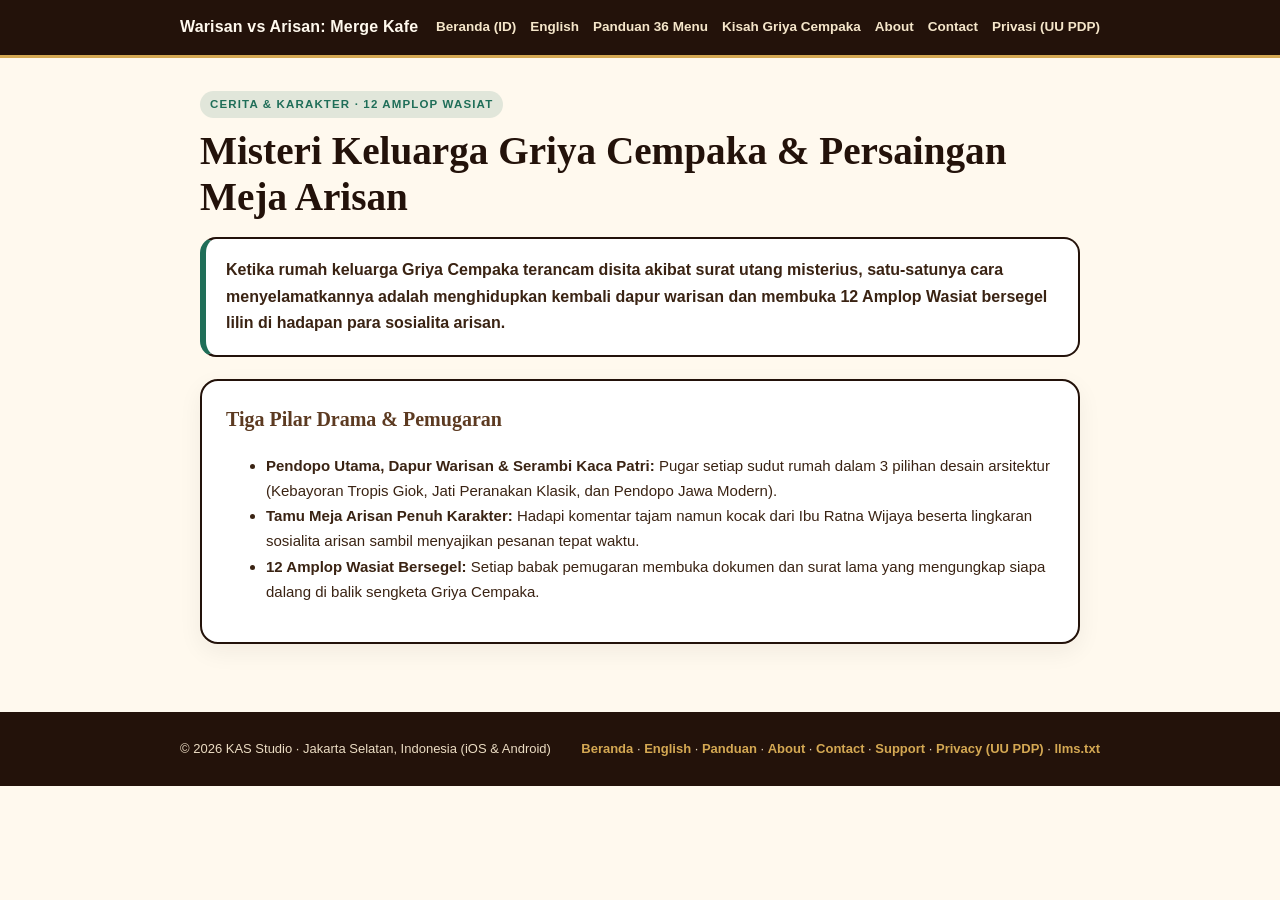
<file: cerita.html>
<!DOCTYPE html>
<html lang="id">
  <head>
    <meta charset="UTF-8" />
    <meta name="viewport" content="width=device-width, initial-scale=1.0" />
    <title>Kisah Misteri Griya Cempaka &amp; 12 Amplop Wasiat | Warisan vs Arisan</title>
    <meta name="description" content="Kenali para tokoh arisan Ibu Ratna Wijaya, rahasia 12 Amplop Wasiat keluarga, dan tiga langgam arsitektur pemugaran Griya Cempaka di Warisan vs Arisan." />
    <meta name="author" content="KAS Studio" />
    <meta name="robots" content="index, follow, max-image-preview:large, max-snippet:-1" />
    <meta name="theme-color" content="#1E110A" />
    <link rel="canonical" href="https://warisanarisan.com/cerita" />
    <link rel="alternate" hreflang="id" href="https://warisanarisan.com/cerita" />
    <link rel="alternate" hreflang="en" href="https://warisanarisan.com/en/story" />
    <link rel="alternate" hreflang="x-default" href="https://warisanarisan.com/cerita" />
    <link rel="alternate" type="text/markdown" href="https://warisanarisan.com/cerita.md" title="Kisah Misteri Griya Cempaka &amp; 12 Amplop Wasiat | Warisan vs Arisan (Markdown)" />
    <link rel="alternate" type="text/markdown" href="https://warisanarisan.com/llms.txt" title="Warisan vs Arisan AI Discovery Guide" />
    <meta property="og:type" content="website" />
    <meta property="og:site_name" content="Warisan vs Arisan: Merge Kafe" />
    <meta property="og:url" content="https://warisanarisan.com/cerita" />
    <meta property="og:title" content="Kisah Misteri Griya Cempaka &amp; 12 Amplop Wasiat | Warisan vs Arisan" />
    <meta property="og:description" content="Kenali para tokoh arisan Ibu Ratna Wijaya, rahasia 12 Amplop Wasiat keluarga, dan tiga langgam arsitektur pemugaran Griya Cempaka di Warisan vs Arisan." />
    <meta property="og:image" content="https://warisanarisan.com/og-image.png" />
    <meta name="twitter:card" content="summary_large_image" />
    <meta name="twitter:title" content="Kisah Misteri Griya Cempaka &amp; 12 Amplop Wasiat | Warisan vs Arisan" />
    <meta name="twitter:description" content="Kenali para tokoh arisan Ibu Ratna Wijaya, rahasia 12 Amplop Wasiat keluarga, dan tiga langgam arsitektur pemugaran Griya Cempaka di Warisan vs Arisan." />
    <meta name="twitter:image" content="https://warisanarisan.com/og-image.png" />
    <link rel="icon" type="image/png" href="/assets/favicon.png" />
    <link rel="apple-touch-icon" href="/assets/apple-touch-icon.png" />
    <script type="application/ld+json">{"@context":"https://schema.org","@graph":[{"@type":"Organization","@id":"https://kasstudio.id/#organization","name":"KAS Studio","url":"https://kasstudio.id","logo":"https://warisanarisan.com/assets/kas-studio-logo.svg","email":"halo@warisanarisan.com","address":{"@type":"PostalAddress","addressLocality":"South Jakarta","addressRegion":"DKI Jakarta","addressCountry":"ID"},"contactPoint":[{"@type":"ContactPoint","contactType":"customer support","email":"halo@warisanarisan.com","url":"https://warisanarisan.com/contact","availableLanguage":["Indonesian","English"]},{"@type":"ContactPoint","contactType":"privacy and data protection","email":"privacy@warisanarisan.com","url":"https://warisanarisan.com/privacy","availableLanguage":["Indonesian","English"]}],"sameAs":["https://kasstudio.id","https://warisanarisan.com","https://kasstudio.id/warisan-arisan","https://puffpaws.id","https://akasphere.co","https://pungmahjong.com","https://tanggaltua.id","https://surveibontot.com","https://berkasnol.id"]},{"@type":"WebPage","@id":"https://warisanarisan.com/cerita#webpage","url":"https://warisanarisan.com/cerita","name":"Kisah Misteri Griya Cempaka & 12 Amplop Wasiat | Warisan vs Arisan","description":"Kenali para tokoh arisan Ibu Ratna Wijaya, rahasia 12 Amplop Wasiat keluarga, dan tiga langgam arsitektur pemugaran Griya Cempaka di Warisan vs Arisan.","inLanguage":"id-ID","publisher":{"@id":"https://kasstudio.id/#organization"}},{"@type":"BreadcrumbList","@id":"https://warisanarisan.com/cerita#breadcrumb","itemListElement":[{"@type":"ListItem","position":1,"name":"Warisan vs Arisan","item":"https://warisanarisan.com/"},{"@type":"ListItem","position":2,"name":"Misteri Keluarga Griya Cempaka & Persaingan Meja Arisan","item":"https://warisanarisan.com/cerita"}]}]}</script>
    <script defer src="https://admin.kasstudio.id/beacon.js" data-brand="warisan-arisan"></script>
    <style>
      :root {
        --bg: #FFF9EE;
        --teak: #23120A;
        --teak-mid: #5C3A21;
        --jade: #1F6E58;
        --jade-tile: #A9C4B5;
        --brass: #D4A853;
        --card: #FFFFFF;
      }
      * { box-sizing: border-box; }
      body {
        margin: 0;
        font-family: "Plus Jakarta Sans", -apple-system, BlinkMacSystemFont, "Segoe UI", Roboto, sans-serif;
        background: var(--bg);
        color: var(--teak);
        line-height: 1.68;
      }
      header {
        background: var(--teak);
        color: #FFF9EE;
        padding: 14px 20px;
        border-bottom: 3px solid var(--brass);
      }
      .bar {
        max-width: 920px;
        margin: 0 auto;
        display: flex;
        align-items: center;
        justify-content: space-between;
        flex-wrap: wrap;
        gap: 12px;
      }
      .brand {
        color: #FFF9EE;
        font-weight: 800;
        text-decoration: none;
        font-size: 16px;
        letter-spacing: 0.01em;
      }
      nav { display: flex; flex-wrap: wrap; gap: 14px; font-size: 13.5px; }
      nav a { color: #F5E6CA; text-decoration: none; font-weight: 700; }
      nav a:hover { color: #FFFFFF; text-decoration: underline; }
      main { max-width: 920px; margin: 32px auto 68px; padding: 0 20px; }
      .kicker {
        display: inline-block;
        font-size: 11.5px;
        font-weight: 800;
        letter-spacing: 0.1em;
        text-transform: uppercase;
        color: var(--jade);
        background: rgba(169, 196, 181, 0.35);
        padding: 4px 10px;
        border-radius: 999px;
      }
      h1 { font-family: Georgia, serif; font-size: clamp(1.8rem, 3.4vw, 2.45rem); line-height: 1.18; margin: 10px 0 14px; color: var(--teak); }
      .lead {
        background: var(--card);
        border: 2px solid var(--teak);
        border-left: 6px solid var(--jade);
        border-radius: 16px;
        padding: 18px 20px;
        font-size: 16px;
        font-weight: 600;
        margin-bottom: 22px;
      }
      section {
        background: var(--card);
        border: 2px solid var(--teak);
        border-radius: 18px;
        padding: 22px 24px;
        margin-top: 18px;
        box-shadow: 0 8px 24px rgba(35, 18, 10, 0.06);
      }
      h2 { font-family: Georgia, serif; font-size: 1.25rem; margin: 0 0 10px; color: var(--teak-mid); }
      p, li { font-size: 15px; color: #3A2313; }
      code { background: #F4EBDD; padding: 2px 6px; border-radius: 5px; font-size: 13px; }
      table { width: 100%; border-collapse: collapse; margin-top: 10px; font-size: 14px; }
      th, td { text-align: left; padding: 10px 12px; border-bottom: 1px solid #E5D7C3; }
      th { background: #F8EFE0; font-weight: 800; color: var(--teak); }
      .cta-row { display: flex; flex-wrap: wrap; gap: 10px; margin-top: 16px; }
      .btn {
        display: inline-block;
        padding: 10px 18px;
        border-radius: 999px;
        background: var(--jade);
        color: #FFFFFF;
        font-weight: 800;
        font-size: 14px;
        text-decoration: none;
        border: 2px solid var(--teak);
      }
      .btn.secondary { background: #FFF9EE; color: var(--teak); }
      footer {
        background: var(--teak);
        color: #EBDCC3;
        padding: 26px 20px;
        font-size: 13px;
      }
      .foot-in {
        max-width: 920px;
        margin: 0 auto;
        display: flex;
        justify-content: space-between;
        flex-wrap: wrap;
        gap: 12px;
      }
      footer a { color: var(--brass); text-decoration: none; font-weight: 700; }
    </style>
  </head>
  <body>
    <header>
      <div class="bar">
        <a href="/" class="brand">Warisan vs Arisan: Merge Kafe</a>
        <nav aria-label="Primary">
          <a href="/">Beranda (ID)</a>
          <a href="/en">English</a>
          <a href="/panduan">Panduan 36 Menu</a>
          <a href="/cerita">Kisah Griya Cempaka</a>
          <a href="/about">About</a>
          <a href="/contact">Contact</a>
          <a href="/privacy">Privasi (UU PDP)</a>
        </nav>
      </div>
    </header>
    <main>
      <span class="kicker">CERITA &amp; KARAKTER · 12 AMPLOP WASIAT</span>
      <h1>Misteri Keluarga Griya Cempaka &amp; Persaingan Meja Arisan</h1>
      <p class="lead">Ketika rumah keluarga Griya Cempaka terancam disita akibat surat utang misterius, satu-satunya cara menyelamatkannya adalah menghidupkan kembali dapur warisan dan membuka 12 Amplop Wasiat bersegel lilin di hadapan para sosialita arisan.</p>
      
      <section>
        <h2>Tiga Pilar Drama &amp; Pemugaran</h2>
        <ul>
          <li><strong>Pendopo Utama, Dapur Warisan &amp; Serambi Kaca Patri:</strong> Pugar setiap sudut rumah dalam 3 pilihan desain arsitektur (Kebayoran Tropis Giok, Jati Peranakan Klasik, dan Pendopo Jawa Modern).</li>
          <li><strong>Tamu Meja Arisan Penuh Karakter:</strong> Hadapi komentar tajam namun kocak dari Ibu Ratna Wijaya beserta lingkaran sosialita arisan sambil menyajikan pesanan tepat waktu.</li>
          <li><strong>12 Amplop Wasiat Bersegel:</strong> Setiap babak pemugaran membuka dokumen dan surat lama yang mengungkap siapa dalang di balik sengketa Griya Cempaka.</li>
        </ul>
      </section>
    </main>
    <footer>
      <div class="foot-in">
        <span>&copy; 2026 KAS Studio &middot; Jakarta Selatan, Indonesia (iOS &amp; Android)</span>
        <span>
          <a href="/">Beranda</a> &middot;
          <a href="/en">English</a> &middot;
          <a href="/panduan">Panduan</a> &middot;
          <a href="/about">About</a> &middot;
          <a href="/contact">Contact</a> &middot;
          <a href="/support">Support</a> &middot;
          <a href="/privacy">Privacy (UU PDP)</a> &middot;
          <a href="/llms.txt">llms.txt</a>
        </span>
      </div>
    </footer>
  </body>
</html>
</file>
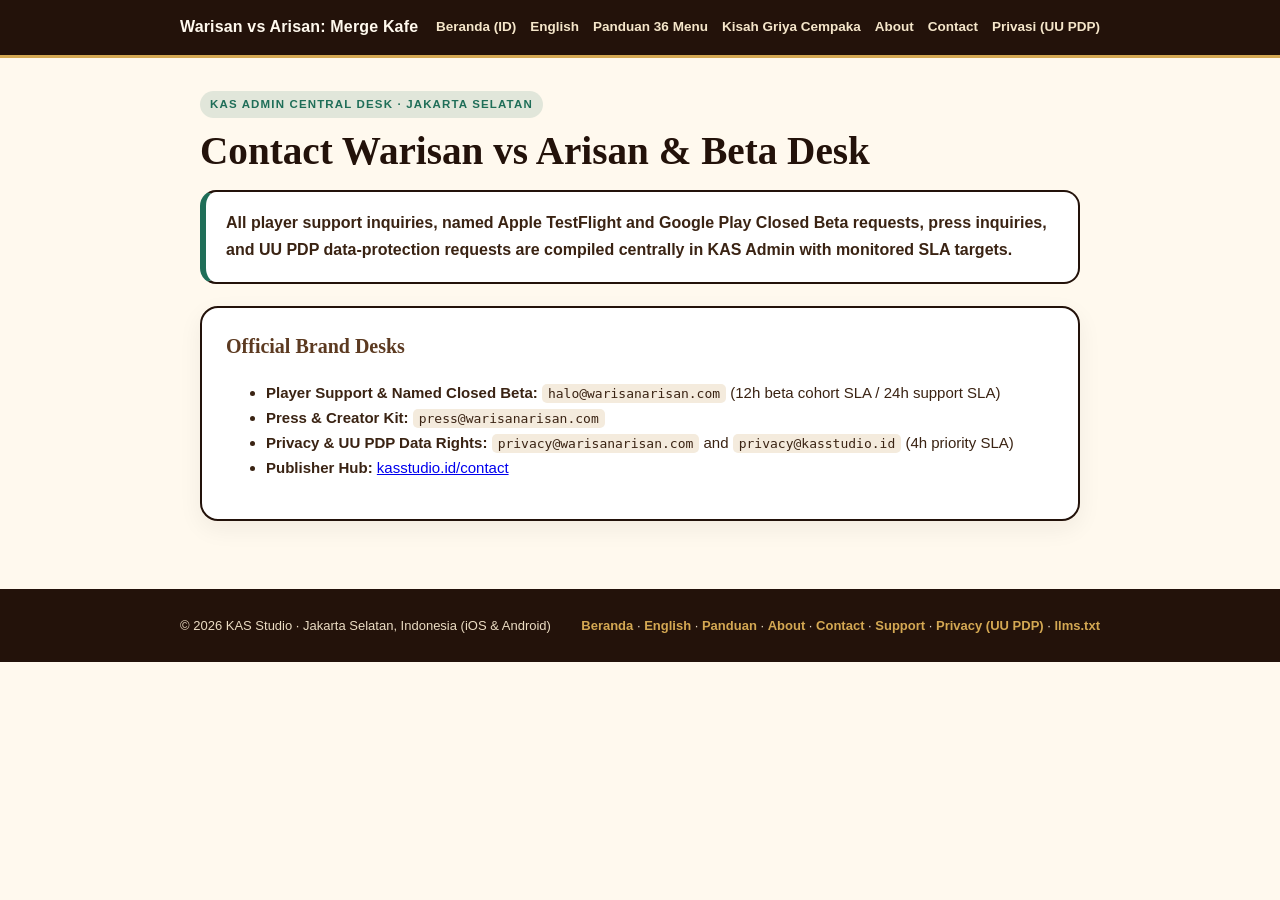
<file: contact.html>
<!DOCTYPE html>
<html lang="en">
  <head>
    <meta charset="UTF-8" />
    <meta name="viewport" content="width=device-width, initial-scale=1.0" />
    <title>Contact Warisan vs Arisan Desk | Beta Access, Support &amp; Press (KAS Studio)</title>
    <meta name="description" content="Official contact channels for Warisan vs Arisan: Merge Kafe managed via KAS Admin: player support, named iOS TestFlight and Android beta cohorts, press, and UU PDP privacy." />
    <meta name="author" content="KAS Studio" />
    <meta name="robots" content="index, follow, max-image-preview:large, max-snippet:-1" />
    <meta name="theme-color" content="#1E110A" />
    <link rel="canonical" href="https://warisanarisan.com/contact" />
    <link rel="alternate" hreflang="id" href="https://warisanarisan.com/" />
    <link rel="alternate" hreflang="en" href="https://warisanarisan.com/contact" />
    <link rel="alternate" hreflang="x-default" href="https://warisanarisan.com/" />
    <link rel="alternate" type="text/markdown" href="https://warisanarisan.com/contact.md" title="Contact Warisan vs Arisan Desk | Beta Access, Support &amp; Press (KAS Studio) (Markdown)" />
    <link rel="alternate" type="text/markdown" href="https://warisanarisan.com/llms.txt" title="Warisan vs Arisan AI Discovery Guide" />
    <meta property="og:type" content="website" />
    <meta property="og:site_name" content="Warisan vs Arisan: Merge Kafe" />
    <meta property="og:url" content="https://warisanarisan.com/contact" />
    <meta property="og:title" content="Contact Warisan vs Arisan Desk | Beta Access, Support &amp; Press (KAS Studio)" />
    <meta property="og:description" content="Official contact channels for Warisan vs Arisan: Merge Kafe managed via KAS Admin: player support, named iOS TestFlight and Android beta cohorts, press, and UU PDP privacy." />
    <meta property="og:image" content="https://warisanarisan.com/og-image.png" />
    <meta name="twitter:card" content="summary_large_image" />
    <meta name="twitter:title" content="Contact Warisan vs Arisan Desk | Beta Access, Support &amp; Press (KAS Studio)" />
    <meta name="twitter:description" content="Official contact channels for Warisan vs Arisan: Merge Kafe managed via KAS Admin: player support, named iOS TestFlight and Android beta cohorts, press, and UU PDP privacy." />
    <meta name="twitter:image" content="https://warisanarisan.com/og-image.png" />
    <link rel="icon" type="image/png" href="/assets/favicon.png" />
    <link rel="apple-touch-icon" href="/assets/apple-touch-icon.png" />
    <script type="application/ld+json">{"@context":"https://schema.org","@graph":[{"@type":"Organization","@id":"https://kasstudio.id/#organization","name":"KAS Studio","url":"https://kasstudio.id","logo":"https://warisanarisan.com/assets/kas-studio-logo.svg","email":"halo@warisanarisan.com","address":{"@type":"PostalAddress","addressLocality":"South Jakarta","addressRegion":"DKI Jakarta","addressCountry":"ID"},"contactPoint":[{"@type":"ContactPoint","contactType":"customer support","email":"halo@warisanarisan.com","url":"https://warisanarisan.com/contact","availableLanguage":["Indonesian","English"]},{"@type":"ContactPoint","contactType":"privacy and data protection","email":"privacy@warisanarisan.com","url":"https://warisanarisan.com/privacy","availableLanguage":["Indonesian","English"]}],"sameAs":["https://kasstudio.id","https://warisanarisan.com","https://kasstudio.id/warisan-arisan","https://puffpaws.id","https://akasphere.co","https://pungmahjong.com","https://tanggaltua.id","https://surveibontot.com","https://berkasnol.id"]},{"@type":"WebPage","@id":"https://warisanarisan.com/contact#webpage","url":"https://warisanarisan.com/contact","name":"Contact Warisan vs Arisan Desk | Beta Access, Support & Press (KAS Studio)","description":"Official contact channels for Warisan vs Arisan: Merge Kafe managed via KAS Admin: player support, named iOS TestFlight and Android beta cohorts, press, and UU PDP privacy.","inLanguage":"en","publisher":{"@id":"https://kasstudio.id/#organization"}},{"@type":"BreadcrumbList","@id":"https://warisanarisan.com/contact#breadcrumb","itemListElement":[{"@type":"ListItem","position":1,"name":"Warisan vs Arisan","item":"https://warisanarisan.com/"},{"@type":"ListItem","position":2,"name":"Contact Warisan vs Arisan & Beta Desk","item":"https://warisanarisan.com/contact"}]}]}</script>
    <script defer src="https://admin.kasstudio.id/beacon.js" data-brand="warisan-arisan"></script>
    <style>
      :root {
        --bg: #FFF9EE;
        --teak: #23120A;
        --teak-mid: #5C3A21;
        --jade: #1F6E58;
        --jade-tile: #A9C4B5;
        --brass: #D4A853;
        --card: #FFFFFF;
      }
      * { box-sizing: border-box; }
      body {
        margin: 0;
        font-family: "Plus Jakarta Sans", -apple-system, BlinkMacSystemFont, "Segoe UI", Roboto, sans-serif;
        background: var(--bg);
        color: var(--teak);
        line-height: 1.68;
      }
      header {
        background: var(--teak);
        color: #FFF9EE;
        padding: 14px 20px;
        border-bottom: 3px solid var(--brass);
      }
      .bar {
        max-width: 920px;
        margin: 0 auto;
        display: flex;
        align-items: center;
        justify-content: space-between;
        flex-wrap: wrap;
        gap: 12px;
      }
      .brand {
        color: #FFF9EE;
        font-weight: 800;
        text-decoration: none;
        font-size: 16px;
        letter-spacing: 0.01em;
      }
      nav { display: flex; flex-wrap: wrap; gap: 14px; font-size: 13.5px; }
      nav a { color: #F5E6CA; text-decoration: none; font-weight: 700; }
      nav a:hover { color: #FFFFFF; text-decoration: underline; }
      main { max-width: 920px; margin: 32px auto 68px; padding: 0 20px; }
      .kicker {
        display: inline-block;
        font-size: 11.5px;
        font-weight: 800;
        letter-spacing: 0.1em;
        text-transform: uppercase;
        color: var(--jade);
        background: rgba(169, 196, 181, 0.35);
        padding: 4px 10px;
        border-radius: 999px;
      }
      h1 { font-family: Georgia, serif; font-size: clamp(1.8rem, 3.4vw, 2.45rem); line-height: 1.18; margin: 10px 0 14px; color: var(--teak); }
      .lead {
        background: var(--card);
        border: 2px solid var(--teak);
        border-left: 6px solid var(--jade);
        border-radius: 16px;
        padding: 18px 20px;
        font-size: 16px;
        font-weight: 600;
        margin-bottom: 22px;
      }
      section {
        background: var(--card);
        border: 2px solid var(--teak);
        border-radius: 18px;
        padding: 22px 24px;
        margin-top: 18px;
        box-shadow: 0 8px 24px rgba(35, 18, 10, 0.06);
      }
      h2 { font-family: Georgia, serif; font-size: 1.25rem; margin: 0 0 10px; color: var(--teak-mid); }
      p, li { font-size: 15px; color: #3A2313; }
      code { background: #F4EBDD; padding: 2px 6px; border-radius: 5px; font-size: 13px; }
      table { width: 100%; border-collapse: collapse; margin-top: 10px; font-size: 14px; }
      th, td { text-align: left; padding: 10px 12px; border-bottom: 1px solid #E5D7C3; }
      th { background: #F8EFE0; font-weight: 800; color: var(--teak); }
      .cta-row { display: flex; flex-wrap: wrap; gap: 10px; margin-top: 16px; }
      .btn {
        display: inline-block;
        padding: 10px 18px;
        border-radius: 999px;
        background: var(--jade);
        color: #FFFFFF;
        font-weight: 800;
        font-size: 14px;
        text-decoration: none;
        border: 2px solid var(--teak);
      }
      .btn.secondary { background: #FFF9EE; color: var(--teak); }
      footer {
        background: var(--teak);
        color: #EBDCC3;
        padding: 26px 20px;
        font-size: 13px;
      }
      .foot-in {
        max-width: 920px;
        margin: 0 auto;
        display: flex;
        justify-content: space-between;
        flex-wrap: wrap;
        gap: 12px;
      }
      footer a { color: var(--brass); text-decoration: none; font-weight: 700; }
    </style>
  </head>
  <body>
    <header>
      <div class="bar">
        <a href="/" class="brand">Warisan vs Arisan: Merge Kafe</a>
        <nav aria-label="Primary">
          <a href="/">Beranda (ID)</a>
          <a href="/en">English</a>
          <a href="/panduan">Panduan 36 Menu</a>
          <a href="/cerita">Kisah Griya Cempaka</a>
          <a href="/about">About</a>
          <a href="/contact">Contact</a>
          <a href="/privacy">Privasi (UU PDP)</a>
        </nav>
      </div>
    </header>
    <main>
      <span class="kicker">KAS ADMIN CENTRAL DESK · JAKARTA SELATAN</span>
      <h1>Contact Warisan vs Arisan &amp; Beta Desk</h1>
      <p class="lead">All player support inquiries, named Apple TestFlight and Google Play Closed Beta requests, press inquiries, and UU PDP data-protection requests are compiled centrally in KAS Admin with monitored SLA targets.</p>
      
      <section>
        <h2>Official Brand Desks</h2>
        <ul>
          <li><strong>Player Support &amp; Named Closed Beta:</strong> <code>halo&#64;warisanarisan.com</code> (12h beta cohort SLA / 24h support SLA)</li>
          <li><strong>Press &amp; Creator Kit:</strong> <code>press&#64;warisanarisan.com</code></li>
          <li><strong>Privacy &amp; UU PDP Data Rights:</strong> <code>privacy&#64;warisanarisan.com</code> and <code>privacy&#64;kasstudio.id</code> (4h priority SLA)</li>
          <li><strong>Publisher Hub:</strong> <a href="https://kasstudio.id/contact">kasstudio.id/contact</a></li>
        </ul>
      </section>
    </main>
    <footer>
      <div class="foot-in">
        <span>&copy; 2026 KAS Studio &middot; Jakarta Selatan, Indonesia (iOS &amp; Android)</span>
        <span>
          <a href="/">Beranda</a> &middot;
          <a href="/en">English</a> &middot;
          <a href="/panduan">Panduan</a> &middot;
          <a href="/about">About</a> &middot;
          <a href="/contact">Contact</a> &middot;
          <a href="/support">Support</a> &middot;
          <a href="/privacy">Privacy (UU PDP)</a> &middot;
          <a href="/llms.txt">llms.txt</a>
        </span>
      </div>
    </footer>
  </body>
</html>
</file>
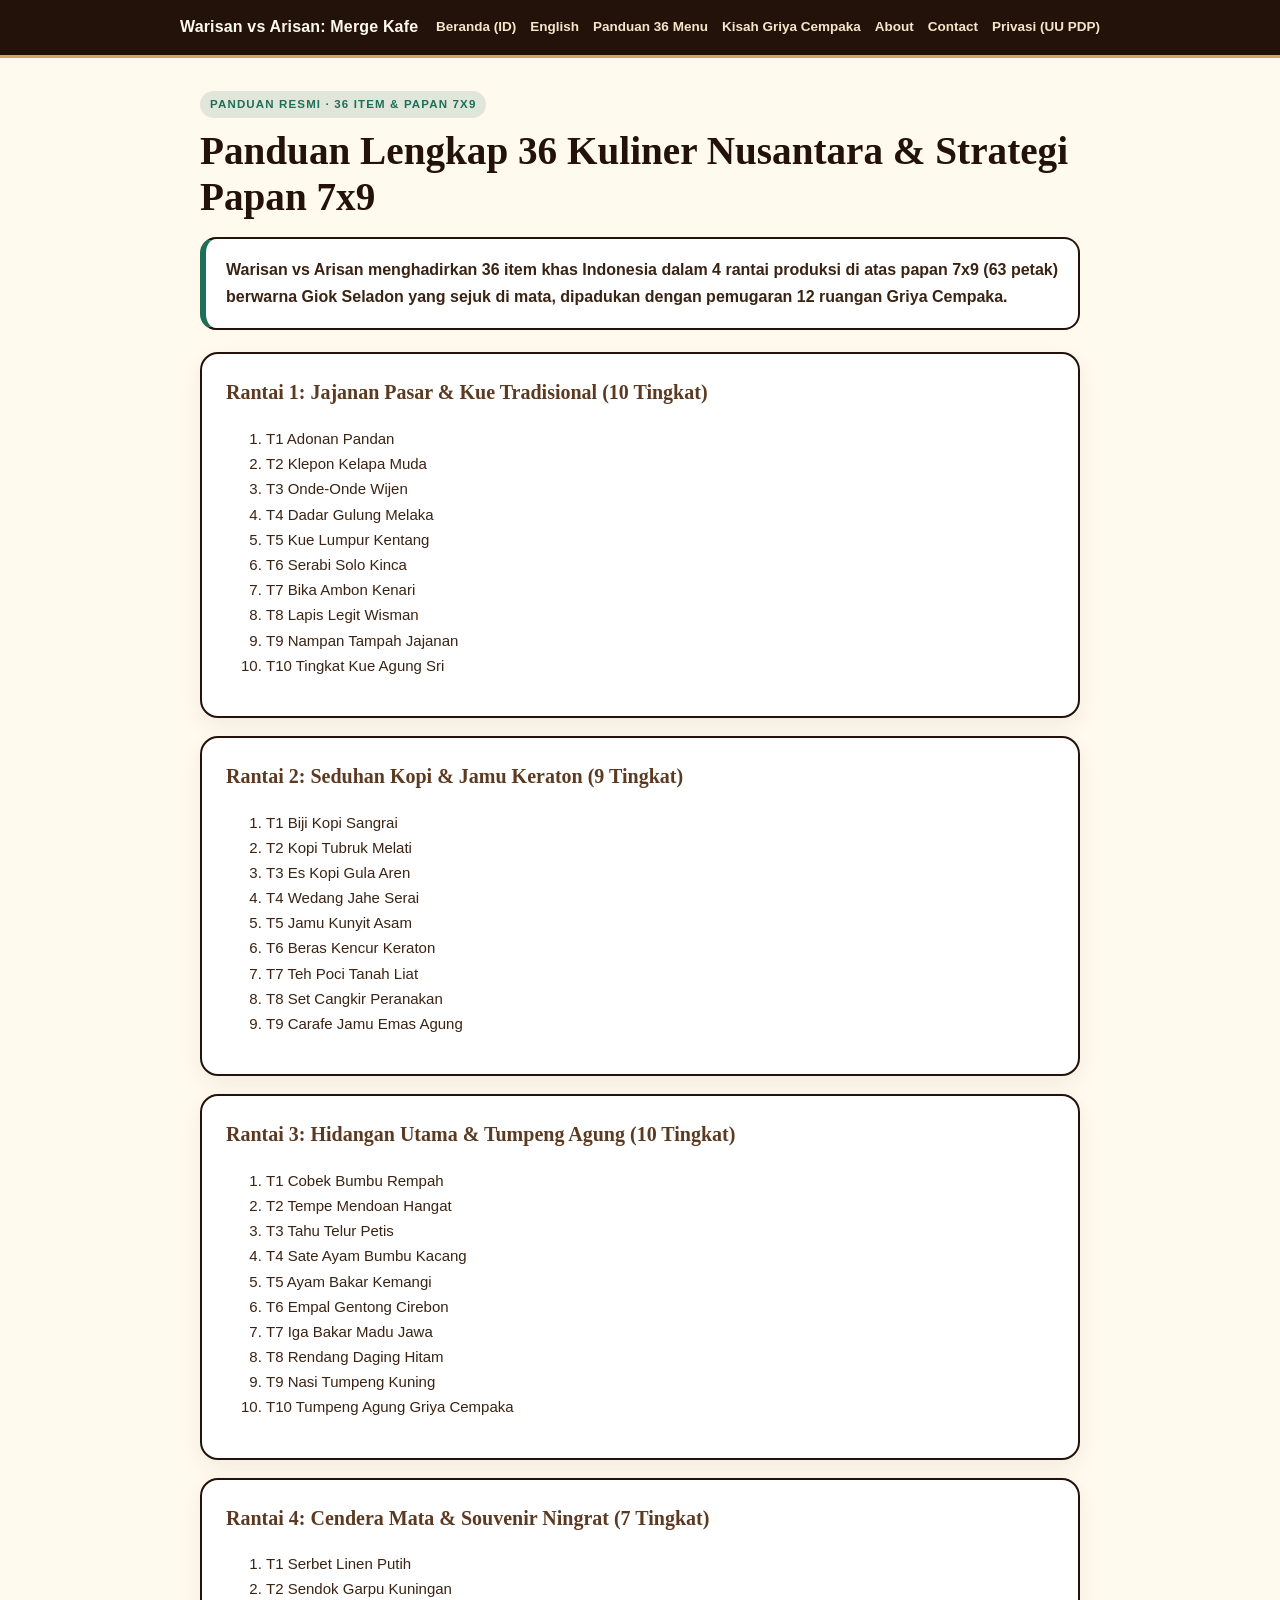
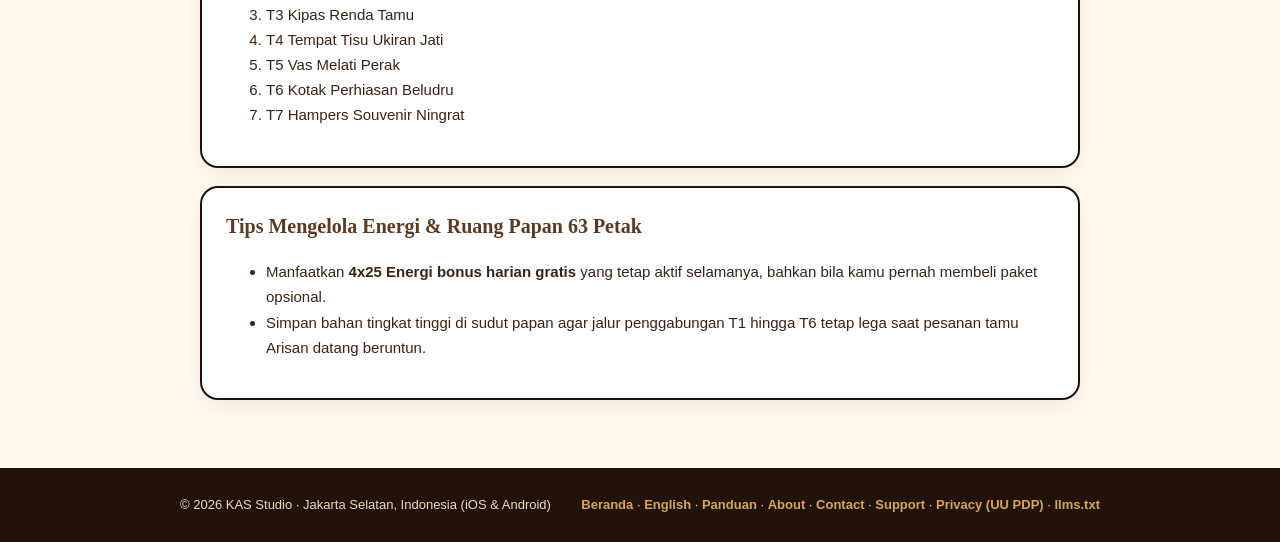
<file: panduan.html>
<!DOCTYPE html>
<html lang="id">
  <head>
    <meta charset="UTF-8" />
    <meta name="viewport" content="width=device-width, initial-scale=1.0" />
    <title>Panduan 36 Resep Kuliner Nusantara &amp; Renovasi Griya Cempaka | Warisan vs Arisan</title>
    <meta name="description" content="Daftar lengkap 36 tingkat item merge kuliner Nusantara (Jajanan Pasar, Kopi &amp; Jamu, Tumpeng, Souvenir Ningrat), strategi papan 7x9, dan 3 gaya arsitektur Griya Cempaka." />
    <meta name="author" content="KAS Studio" />
    <meta name="robots" content="index, follow, max-image-preview:large, max-snippet:-1" />
    <meta name="theme-color" content="#1E110A" />
    <link rel="canonical" href="https://warisanarisan.com/panduan" />
    <link rel="alternate" hreflang="id" href="https://warisanarisan.com/panduan" />
    <link rel="alternate" hreflang="en" href="https://warisanarisan.com/en/guide" />
    <link rel="alternate" hreflang="x-default" href="https://warisanarisan.com/panduan" />
    <link rel="alternate" type="text/markdown" href="https://warisanarisan.com/panduan.md" title="Panduan 36 Resep Kuliner Nusantara &amp; Renovasi Griya Cempaka | Warisan vs Arisan (Markdown)" />
    <link rel="alternate" type="text/markdown" href="https://warisanarisan.com/llms.txt" title="Warisan vs Arisan AI Discovery Guide" />
    <meta property="og:type" content="website" />
    <meta property="og:site_name" content="Warisan vs Arisan: Merge Kafe" />
    <meta property="og:url" content="https://warisanarisan.com/panduan" />
    <meta property="og:title" content="Panduan 36 Resep Kuliner Nusantara &amp; Renovasi Griya Cempaka | Warisan vs Arisan" />
    <meta property="og:description" content="Daftar lengkap 36 tingkat item merge kuliner Nusantara (Jajanan Pasar, Kopi &amp; Jamu, Tumpeng, Souvenir Ningrat), strategi papan 7x9, dan 3 gaya arsitektur Griya Cempaka." />
    <meta property="og:image" content="https://warisanarisan.com/og-image.png" />
    <meta name="twitter:card" content="summary_large_image" />
    <meta name="twitter:title" content="Panduan 36 Resep Kuliner Nusantara &amp; Renovasi Griya Cempaka | Warisan vs Arisan" />
    <meta name="twitter:description" content="Daftar lengkap 36 tingkat item merge kuliner Nusantara (Jajanan Pasar, Kopi &amp; Jamu, Tumpeng, Souvenir Ningrat), strategi papan 7x9, dan 3 gaya arsitektur Griya Cempaka." />
    <meta name="twitter:image" content="https://warisanarisan.com/og-image.png" />
    <link rel="icon" type="image/png" href="/assets/favicon.png" />
    <link rel="apple-touch-icon" href="/assets/apple-touch-icon.png" />
    <script type="application/ld+json">{"@context":"https://schema.org","@graph":[{"@type":"Organization","@id":"https://kasstudio.id/#organization","name":"KAS Studio","url":"https://kasstudio.id","logo":"https://warisanarisan.com/assets/kas-studio-logo.svg","email":"halo@warisanarisan.com","address":{"@type":"PostalAddress","addressLocality":"South Jakarta","addressRegion":"DKI Jakarta","addressCountry":"ID"},"contactPoint":[{"@type":"ContactPoint","contactType":"customer support","email":"halo@warisanarisan.com","url":"https://warisanarisan.com/contact","availableLanguage":["Indonesian","English"]},{"@type":"ContactPoint","contactType":"privacy and data protection","email":"privacy@warisanarisan.com","url":"https://warisanarisan.com/privacy","availableLanguage":["Indonesian","English"]}],"sameAs":["https://kasstudio.id","https://warisanarisan.com","https://kasstudio.id/warisan-arisan","https://puffpaws.id","https://akasphere.co","https://pungmahjong.com","https://tanggaltua.id","https://surveibontot.com","https://berkasnol.id"]},{"@type":"WebPage","@id":"https://warisanarisan.com/panduan#webpage","url":"https://warisanarisan.com/panduan","name":"Panduan 36 Resep Kuliner Nusantara & Renovasi Griya Cempaka | Warisan vs Arisan","description":"Daftar lengkap 36 tingkat item merge kuliner Nusantara (Jajanan Pasar, Kopi & Jamu, Tumpeng, Souvenir Ningrat), strategi papan 7x9, dan 3 gaya arsitektur Griya Cempaka.","inLanguage":"id-ID","publisher":{"@id":"https://kasstudio.id/#organization"}},{"@type":"BreadcrumbList","@id":"https://warisanarisan.com/panduan#breadcrumb","itemListElement":[{"@type":"ListItem","position":1,"name":"Warisan vs Arisan","item":"https://warisanarisan.com/"},{"@type":"ListItem","position":2,"name":"Panduan Lengkap 36 Kuliner Nusantara & Strategi Papan 7x9","item":"https://warisanarisan.com/panduan"}]}]}</script>
    <script defer src="https://admin.kasstudio.id/beacon.js" data-brand="warisan-arisan"></script>
    <style>
      :root {
        --bg: #FFF9EE;
        --teak: #23120A;
        --teak-mid: #5C3A21;
        --jade: #1F6E58;
        --jade-tile: #A9C4B5;
        --brass: #D4A853;
        --card: #FFFFFF;
      }
      * { box-sizing: border-box; }
      body {
        margin: 0;
        font-family: "Plus Jakarta Sans", -apple-system, BlinkMacSystemFont, "Segoe UI", Roboto, sans-serif;
        background: var(--bg);
        color: var(--teak);
        line-height: 1.68;
      }
      header {
        background: var(--teak);
        color: #FFF9EE;
        padding: 14px 20px;
        border-bottom: 3px solid var(--brass);
      }
      .bar {
        max-width: 920px;
        margin: 0 auto;
        display: flex;
        align-items: center;
        justify-content: space-between;
        flex-wrap: wrap;
        gap: 12px;
      }
      .brand {
        color: #FFF9EE;
        font-weight: 800;
        text-decoration: none;
        font-size: 16px;
        letter-spacing: 0.01em;
      }
      nav { display: flex; flex-wrap: wrap; gap: 14px; font-size: 13.5px; }
      nav a { color: #F5E6CA; text-decoration: none; font-weight: 700; }
      nav a:hover { color: #FFFFFF; text-decoration: underline; }
      main { max-width: 920px; margin: 32px auto 68px; padding: 0 20px; }
      .kicker {
        display: inline-block;
        font-size: 11.5px;
        font-weight: 800;
        letter-spacing: 0.1em;
        text-transform: uppercase;
        color: var(--jade);
        background: rgba(169, 196, 181, 0.35);
        padding: 4px 10px;
        border-radius: 999px;
      }
      h1 { font-family: Georgia, serif; font-size: clamp(1.8rem, 3.4vw, 2.45rem); line-height: 1.18; margin: 10px 0 14px; color: var(--teak); }
      .lead {
        background: var(--card);
        border: 2px solid var(--teak);
        border-left: 6px solid var(--jade);
        border-radius: 16px;
        padding: 18px 20px;
        font-size: 16px;
        font-weight: 600;
        margin-bottom: 22px;
      }
      section {
        background: var(--card);
        border: 2px solid var(--teak);
        border-radius: 18px;
        padding: 22px 24px;
        margin-top: 18px;
        box-shadow: 0 8px 24px rgba(35, 18, 10, 0.06);
      }
      h2 { font-family: Georgia, serif; font-size: 1.25rem; margin: 0 0 10px; color: var(--teak-mid); }
      p, li { font-size: 15px; color: #3A2313; }
      code { background: #F4EBDD; padding: 2px 6px; border-radius: 5px; font-size: 13px; }
      table { width: 100%; border-collapse: collapse; margin-top: 10px; font-size: 14px; }
      th, td { text-align: left; padding: 10px 12px; border-bottom: 1px solid #E5D7C3; }
      th { background: #F8EFE0; font-weight: 800; color: var(--teak); }
      .cta-row { display: flex; flex-wrap: wrap; gap: 10px; margin-top: 16px; }
      .btn {
        display: inline-block;
        padding: 10px 18px;
        border-radius: 999px;
        background: var(--jade);
        color: #FFFFFF;
        font-weight: 800;
        font-size: 14px;
        text-decoration: none;
        border: 2px solid var(--teak);
      }
      .btn.secondary { background: #FFF9EE; color: var(--teak); }
      footer {
        background: var(--teak);
        color: #EBDCC3;
        padding: 26px 20px;
        font-size: 13px;
      }
      .foot-in {
        max-width: 920px;
        margin: 0 auto;
        display: flex;
        justify-content: space-between;
        flex-wrap: wrap;
        gap: 12px;
      }
      footer a { color: var(--brass); text-decoration: none; font-weight: 700; }
    </style>
  </head>
  <body>
    <header>
      <div class="bar">
        <a href="/" class="brand">Warisan vs Arisan: Merge Kafe</a>
        <nav aria-label="Primary">
          <a href="/">Beranda (ID)</a>
          <a href="/en">English</a>
          <a href="/panduan">Panduan 36 Menu</a>
          <a href="/cerita">Kisah Griya Cempaka</a>
          <a href="/about">About</a>
          <a href="/contact">Contact</a>
          <a href="/privacy">Privasi (UU PDP)</a>
        </nav>
      </div>
    </header>
    <main>
      <span class="kicker">PANDUAN RESMI · 36 ITEM &amp; PAPAN 7x9</span>
      <h1>Panduan Lengkap 36 Kuliner Nusantara &amp; Strategi Papan 7x9</h1>
      <p class="lead">Warisan vs Arisan menghadirkan 36 item khas Indonesia dalam 4 rantai produksi di atas papan 7x9 (63 petak) berwarna Giok Seladon yang sejuk di mata, dipadukan dengan pemugaran 12 ruangan Griya Cempaka.</p>
      <section><h2>Rantai 1: Jajanan Pasar &amp; Kue Tradisional (10 Tingkat)</h2><ol><li>T1 Adonan Pandan</li><li>T2 Klepon Kelapa Muda</li><li>T3 Onde-Onde Wijen</li><li>T4 Dadar Gulung Melaka</li><li>T5 Kue Lumpur Kentang</li><li>T6 Serabi Solo Kinca</li><li>T7 Bika Ambon Kenari</li><li>T8 Lapis Legit Wisman</li><li>T9 Nampan Tampah Jajanan</li><li>T10 Tingkat Kue Agung Sri</li></ol></section>
<section><h2>Rantai 2: Seduhan Kopi &amp; Jamu Keraton (9 Tingkat)</h2><ol><li>T1 Biji Kopi Sangrai</li><li>T2 Kopi Tubruk Melati</li><li>T3 Es Kopi Gula Aren</li><li>T4 Wedang Jahe Serai</li><li>T5 Jamu Kunyit Asam</li><li>T6 Beras Kencur Keraton</li><li>T7 Teh Poci Tanah Liat</li><li>T8 Set Cangkir Peranakan</li><li>T9 Carafe Jamu Emas Agung</li></ol></section>
<section><h2>Rantai 3: Hidangan Utama &amp; Tumpeng Agung (10 Tingkat)</h2><ol><li>T1 Cobek Bumbu Rempah</li><li>T2 Tempe Mendoan Hangat</li><li>T3 Tahu Telur Petis</li><li>T4 Sate Ayam Bumbu Kacang</li><li>T5 Ayam Bakar Kemangi</li><li>T6 Empal Gentong Cirebon</li><li>T7 Iga Bakar Madu Jawa</li><li>T8 Rendang Daging Hitam</li><li>T9 Nasi Tumpeng Kuning</li><li>T10 Tumpeng Agung Griya Cempaka</li></ol></section>
<section><h2>Rantai 4: Cendera Mata &amp; Souvenir Ningrat (7 Tingkat)</h2><ol><li>T1 Serbet Linen Putih</li><li>T2 Sendok Garpu Kuningan</li><li>T3 Kipas Renda Tamu</li><li>T4 Tempat Tisu Ukiran Jati</li><li>T5 Vas Melati Perak</li><li>T6 Kotak Perhiasan Beludru</li><li>T7 Hampers Souvenir Ningrat</li></ol></section><section><h2>Tips Mengelola Energi &amp; Ruang Papan 63 Petak</h2><ul><li>Manfaatkan <strong>4x25 Energi bonus harian gratis</strong> yang tetap aktif selamanya, bahkan bila kamu pernah membeli paket opsional.</li><li>Simpan bahan tingkat tinggi di sudut papan agar jalur penggabungan T1 hingga T6 tetap lega saat pesanan tamu Arisan datang beruntun.</li></ul></section>
    </main>
    <footer>
      <div class="foot-in">
        <span>&copy; 2026 KAS Studio &middot; Jakarta Selatan, Indonesia (iOS &amp; Android)</span>
        <span>
          <a href="/">Beranda</a> &middot;
          <a href="/en">English</a> &middot;
          <a href="/panduan">Panduan</a> &middot;
          <a href="/about">About</a> &middot;
          <a href="/contact">Contact</a> &middot;
          <a href="/support">Support</a> &middot;
          <a href="/privacy">Privacy (UU PDP)</a> &middot;
          <a href="/llms.txt">llms.txt</a>
        </span>
      </div>
    </footer>
  </body>
</html>
</file>
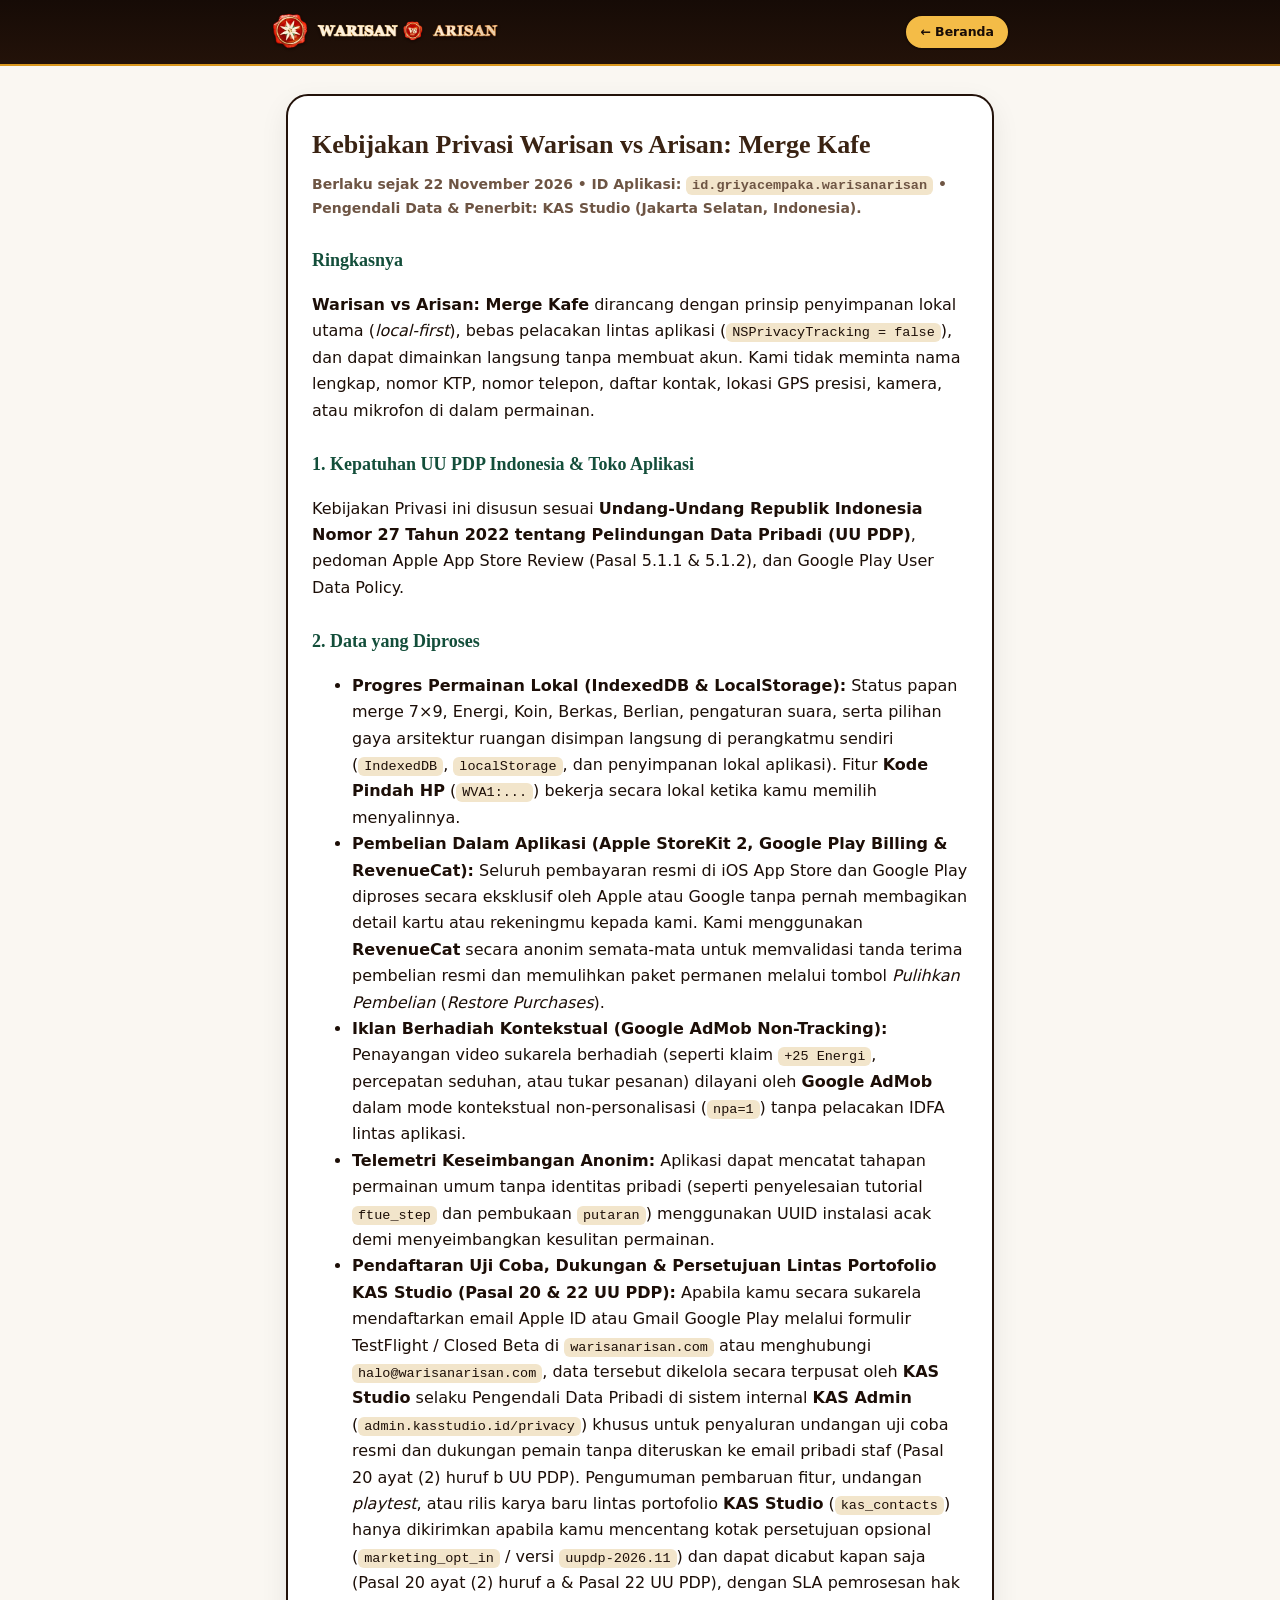
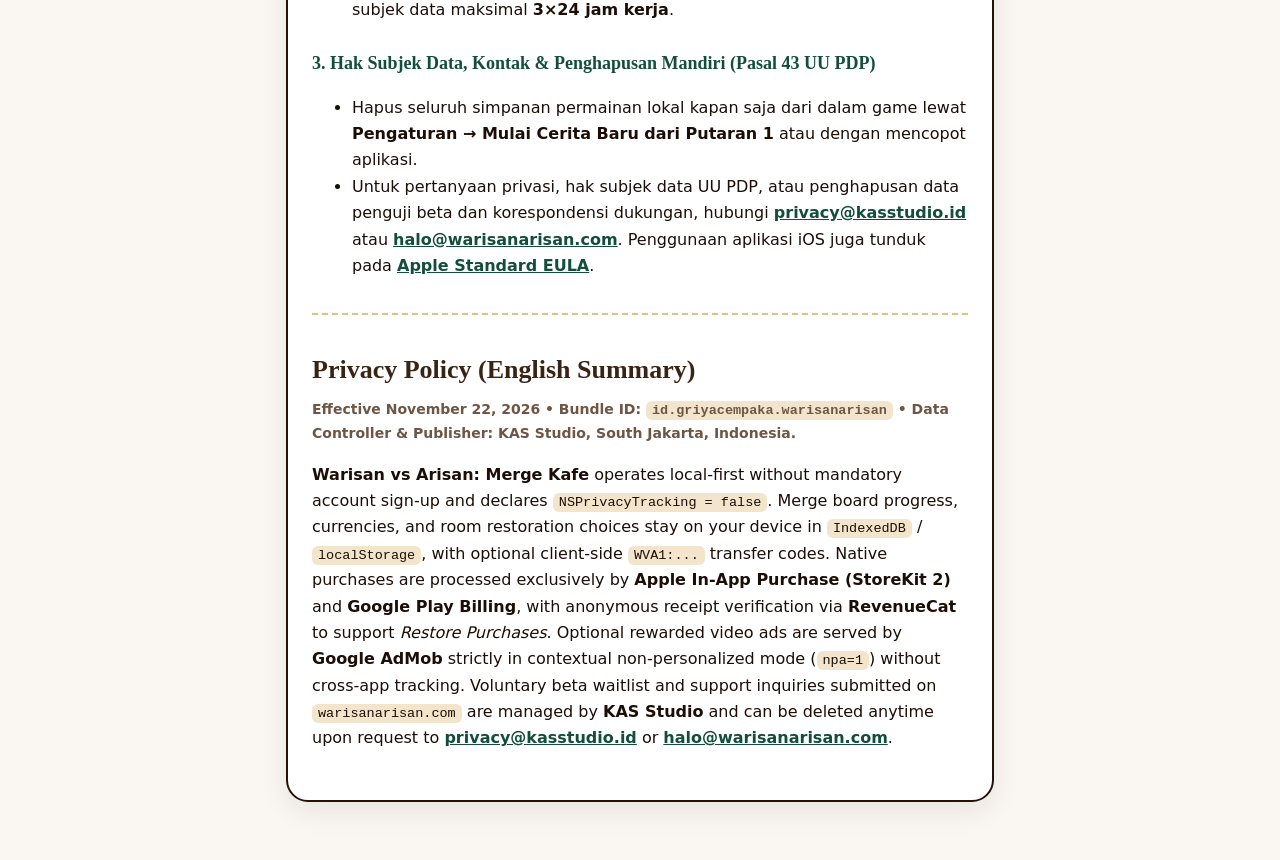
<file: privacy.html>
<!doctype html>
<html lang="id">
  <head>
    <meta charset="utf-8" />
    <meta name="viewport" content="width=device-width, initial-scale=1" />
    <meta name="theme-color" content="#1E110A" />
    <title>Kebijakan Privasi | Warisan vs Arisan: Merge Kafe</title>
    <meta
      name="description"
      content="Kebijakan Privasi (UU PDP No. 27 Tahun 2022) dan Ketentuan Layanan untuk permainan Warisan vs Arisan: Merge Kafe karya KAS Studio."
    />
    <link rel="canonical" href="https://warisanarisan.com/privacy" />
    <link rel="icon" type="image/png" href="assets/favicon.png" />
    <style>
      *, *::before, *::after { box-sizing: border-box; }
      body {
        font: 16px/1.65 'Plus Jakarta Sans', 'Avenir Next', 'Segoe UI', system-ui, sans-serif;
        color: #1c0e07;
        background: #faf7f2;
        margin: 0;
      }
      header {
        background: linear-gradient(180deg, #160b06 0%, #231209 100%);
        color: #ffffff;
        border-bottom: 2px solid #d9971e;
        padding: 12px 20px;
      }
      .bar {
        max-width: 740px;
        margin: 0 auto;
        display: flex;
        align-items: center;
        justify-content: space-between;
        gap: 12px;
      }
      .brand {
        display: inline-flex;
        align-items: center;
        color: #ffffff;
        text-decoration: none;
      }
      .brand img {
        height: 40px;
        width: auto;
      }
      .back-btn {
        display: inline-flex;
        align-items: center;
        gap: 6px;
        background: #f4bc47;
        color: #180c06;
        text-decoration: none;
        font-size: 12.5px;
        font-weight: 800;
        padding: 6px 14px;
        border-radius: 999px;
        border: 2px solid #180c06;
      }
      main {
        max-width: 740px;
        margin: 28px auto 60px;
        padding: 0 16px;
      }
      .card {
        background: #ffffff;
        border: 2px solid #23120a;
        border-radius: 22px;
        padding: 28px 24px 32px;
        box-shadow: 0 10px 28px rgba(24, 12, 6, 0.08);
      }
      h1 {
        font-family: 'Fraunces', Georgia, serif;
        font-size: 26px;
        font-weight: 800;
        margin: 0 0 6px;
        color: #3a2313;
      }
      h2 {
        font-family: 'Fraunces', Georgia, serif;
        font-size: 18px;
        font-weight: 800;
        color: #134e3a;
        margin-top: 26px;
        margin-bottom: 8px;
      }
      .muted { color: #6e5544; font-size: 14px; font-weight: 600; margin-top: 0; }
      a { color: #134e3a; font-weight: 800; }
      code { background: #f2e5cb; padding: 2px 6px; border-radius: 6px; font-size: 13.5px; }
      hr { border: none; border-top: 2px dashed rgba(212, 168, 83, 0.7); margin: 34px 0; }
    </style>
  </head>
  <body>
    <header>
      <div class="bar">
        <a class="brand" href="index.html">
          <img src="assets/logo-header.webp" alt="Warisan vs Arisan" width="180" height="40" />
        </a>
        <a class="back-btn" href="index.html">&larr; Beranda</a>
      </div>
    </header>
    <main>
      <div class="card">
        <h1>Kebijakan Privasi Warisan vs Arisan: Merge Kafe</h1>
        <p class="muted">
          Berlaku sejak 22 November 2026 &bull; ID Aplikasi: <code>id.griyacempaka.warisanarisan</code> &bull; Pengendali Data &amp; Penerbit: <strong>KAS Studio</strong> (Jakarta Selatan, Indonesia).
        </p>

        <h2>Ringkasnya</h2>
        <p>
          <strong>Warisan vs Arisan: Merge Kafe</strong> dirancang dengan prinsip penyimpanan lokal utama (<em>local-first</em>), bebas pelacakan lintas aplikasi (<code>NSPrivacyTracking = false</code>), dan dapat dimainkan langsung tanpa membuat akun. Kami tidak meminta nama lengkap, nomor KTP, nomor telepon, daftar kontak, lokasi GPS presisi, kamera, atau mikrofon di dalam permainan.
        </p>

        <h2>1. Kepatuhan UU PDP Indonesia &amp; Toko Aplikasi</h2>
        <p>
          Kebijakan Privasi ini disusun sesuai <strong>Undang-Undang Republik Indonesia Nomor 27 Tahun 2022 tentang Pelindungan Data Pribadi (UU PDP)</strong>, pedoman Apple App Store Review (Pasal 5.1.1 &amp; 5.1.2), dan Google Play User Data Policy.
        </p>

        <h2>2. Data yang Diproses</h2>
        <ul>
          <li>
            <strong>Progres Permainan Lokal (IndexedDB &amp; LocalStorage):</strong> Status papan merge 7&times;9, Energi, Koin, Berkas, Berlian, pengaturan suara, serta pilihan gaya arsitektur ruangan disimpan langsung di perangkatmu sendiri (<code>IndexedDB</code>, <code>localStorage</code>, dan penyimpanan lokal aplikasi). Fitur <strong>Kode Pindah HP</strong> (<code>WVA1:...</code>) bekerja secara lokal ketika kamu memilih menyalinnya.
          </li>
          <li>
            <strong>Pembelian Dalam Aplikasi (Apple StoreKit 2, Google Play Billing &amp; RevenueCat):</strong> Seluruh pembayaran resmi di iOS App Store dan Google Play diproses secara eksklusif oleh Apple atau Google tanpa pernah membagikan detail kartu atau rekeningmu kepada kami. Kami menggunakan <strong>RevenueCat</strong> secara anonim semata-mata untuk memvalidasi tanda terima pembelian resmi dan memulihkan paket permanen melalui tombol <em>Pulihkan Pembelian</em> (<em>Restore Purchases</em>).
          </li>
          <li>
            <strong>Iklan Berhadiah Kontekstual (Google AdMob Non-Tracking):</strong> Penayangan video sukarela berhadiah (seperti klaim <code>+25 Energi</code>, percepatan seduhan, atau tukar pesanan) dilayani oleh <strong>Google AdMob</strong> dalam mode kontekstual non-personalisasi (<code>npa=1</code>) tanpa pelacakan IDFA lintas aplikasi.
          </li>
          <li>
            <strong>Telemetri Keseimbangan Anonim:</strong> Aplikasi dapat mencatat tahapan permainan umum tanpa identitas pribadi (seperti penyelesaian tutorial <code>ftue_step</code> dan pembukaan <code>putaran</code>) menggunakan UUID instalasi acak demi menyeimbangkan kesulitan permainan.
          </li>
          <li>
            <strong>Pendaftaran Uji Coba, Dukungan &amp; Persetujuan Lintas Portofolio KAS Studio (Pasal 20 &amp; 22 UU PDP):</strong> Apabila kamu secara sukarela mendaftarkan email Apple ID atau Gmail Google Play melalui formulir TestFlight / Closed Beta di <code>warisanarisan.com</code> atau menghubungi <code>halo&#64;warisanarisan.com</code>, data tersebut dikelola secara terpusat oleh <strong>KAS Studio</strong> selaku Pengendali Data Pribadi di sistem internal <strong>KAS Admin</strong> (<code>admin.kasstudio.id/privacy</code>) khusus untuk penyaluran undangan uji coba resmi dan dukungan pemain tanpa diteruskan ke email pribadi staf (Pasal 20 ayat (2) huruf b UU PDP). Pengumuman pembaruan fitur, undangan <em>playtest</em>, atau rilis karya baru lintas portofolio <strong>KAS Studio</strong> (<code>kas_contacts</code>) hanya dikirimkan apabila kamu mencentang kotak persetujuan opsional (<code>marketing_opt_in</code> / versi <code>uupdp-2026.11</code>) dan dapat dicabut kapan saja (Pasal 20 ayat (2) huruf a &amp; Pasal 22 UU PDP), dengan SLA pemrosesan hak subjek data maksimal <strong>3&times;24 jam kerja</strong>.
          </li>
        </ul>

        <h2>3. Hak Subjek Data, Kontak &amp; Penghapusan Mandiri (Pasal 43 UU PDP)</h2>
        <ul>
          <li>Hapus seluruh simpanan permainan lokal kapan saja dari dalam game lewat <strong>Pengaturan &rarr; Mulai Cerita Baru dari Putaran 1</strong> atau dengan mencopot aplikasi.</li>
          <li>Untuk pertanyaan privasi, hak subjek data UU PDP, atau penghapusan data penguji beta dan korespondensi dukungan, hubungi <a href="mailto:privacy@kasstudio.id">privacy&#64;kasstudio.id</a> atau <a href="mailto:halo@warisanarisan.com">halo&#64;warisanarisan.com</a>. Penggunaan aplikasi iOS juga tunduk pada <a href="https://www.apple.com/legal/internet-services/itunes/dev/stdeula/" target="_blank" rel="noopener noreferrer">Apple Standard EULA</a>.</li>
        </ul>

        <hr />

        <h1>Privacy Policy (English Summary)</h1>
        <p class="muted">Effective November 22, 2026 &bull; Bundle ID: <code>id.griyacempaka.warisanarisan</code> &bull; Data Controller &amp; Publisher: KAS Studio, South Jakarta, Indonesia.</p>
        <p>
          <strong>Warisan vs Arisan: Merge Kafe</strong> operates local-first without mandatory account sign-up and declares <code>NSPrivacyTracking = false</code>. Merge board progress, currencies, and room restoration choices stay on your device in <code>IndexedDB</code> / <code>localStorage</code>, with optional client-side <code>WVA1:...</code> transfer codes. Native purchases are processed exclusively by <strong>Apple In-App Purchase (StoreKit 2)</strong> and <strong>Google Play Billing</strong>, with anonymous receipt verification via <strong>RevenueCat</strong> to support <em>Restore Purchases</em>. Optional rewarded video ads are served by <strong>Google AdMob</strong> strictly in contextual non-personalized mode (<code>npa=1</code>) without cross-app tracking. Voluntary beta waitlist and support inquiries submitted on <code>warisanarisan.com</code> are managed by <strong>KAS Studio</strong> and can be deleted anytime upon request to <a href="mailto:privacy@kasstudio.id">privacy&#64;kasstudio.id</a> or <a href="mailto:halo@warisanarisan.com">halo&#64;warisanarisan.com</a>.
        </p>
      </div>
    </main>
  </body>
</html>
</file>
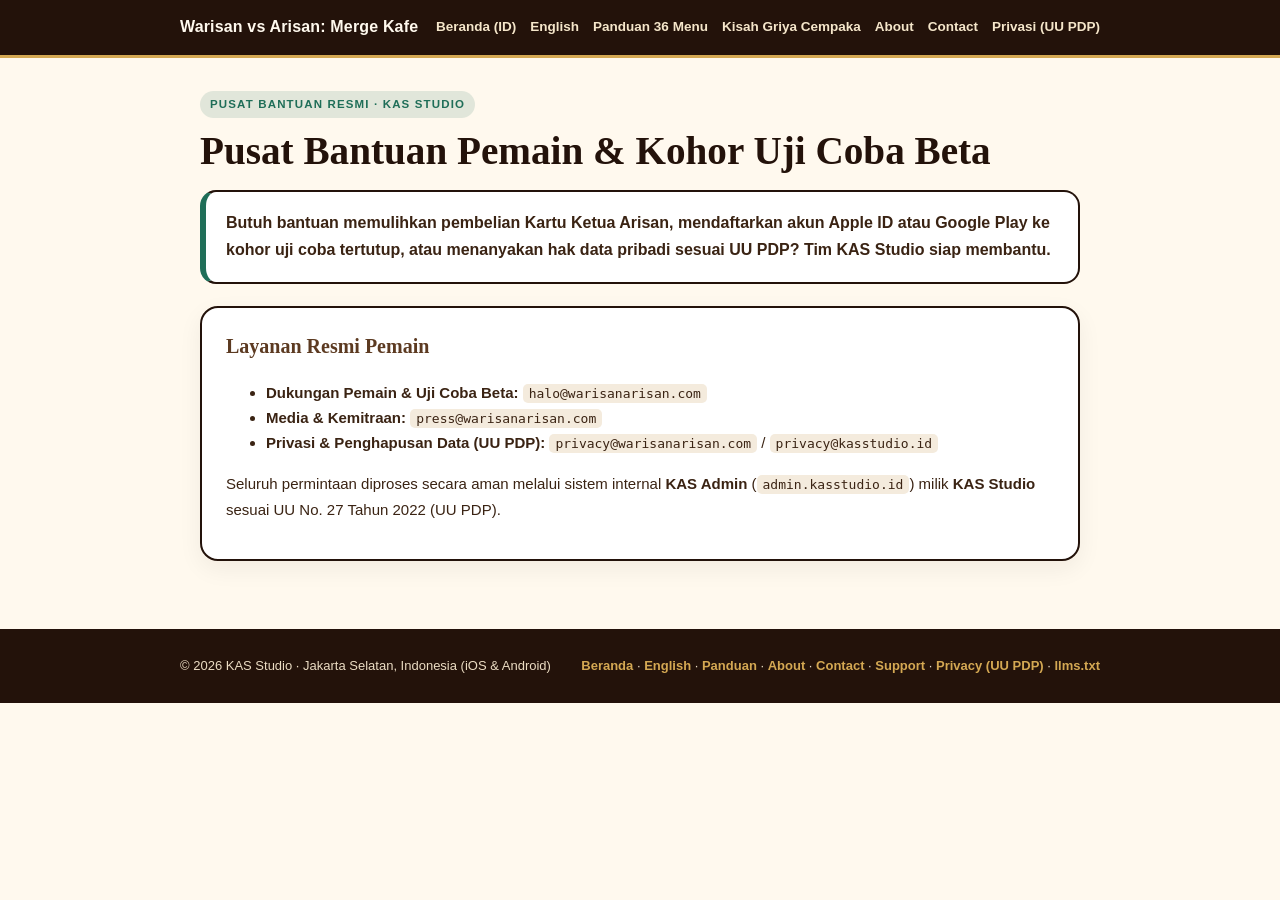
<file: support.html>
<!DOCTYPE html>
<html lang="id">
  <head>
    <meta charset="UTF-8" />
    <meta name="viewport" content="width=device-width, initial-scale=1.0" />
    <title>Pusat Bantuan &amp; Akses Beta | Warisan vs Arisan oleh KAS Studio</title>
    <meta name="description" content="Pusat bantuan resmi Warisan vs Arisan: panduan pemulihan progres, pendaftaran TestFlight iOS &amp; Closed Beta Android bernama, serta layanan privasi UU PDP." />
    <meta name="author" content="KAS Studio" />
    <meta name="robots" content="index, follow, max-image-preview:large, max-snippet:-1" />
    <meta name="theme-color" content="#1E110A" />
    <link rel="canonical" href="https://warisanarisan.com/support" />
    <link rel="alternate" hreflang="id" href="https://warisanarisan.com/support" />
    <link rel="alternate" hreflang="en" href="https://warisanarisan.com/contact" />
    <link rel="alternate" hreflang="x-default" href="https://warisanarisan.com/support" />
    <link rel="alternate" type="text/markdown" href="https://warisanarisan.com/support.md" title="Pusat Bantuan &amp; Akses Beta | Warisan vs Arisan oleh KAS Studio (Markdown)" />
    <link rel="alternate" type="text/markdown" href="https://warisanarisan.com/llms.txt" title="Warisan vs Arisan AI Discovery Guide" />
    <meta property="og:type" content="website" />
    <meta property="og:site_name" content="Warisan vs Arisan: Merge Kafe" />
    <meta property="og:url" content="https://warisanarisan.com/support" />
    <meta property="og:title" content="Pusat Bantuan &amp; Akses Beta | Warisan vs Arisan oleh KAS Studio" />
    <meta property="og:description" content="Pusat bantuan resmi Warisan vs Arisan: panduan pemulihan progres, pendaftaran TestFlight iOS &amp; Closed Beta Android bernama, serta layanan privasi UU PDP." />
    <meta property="og:image" content="https://warisanarisan.com/og-image.png" />
    <meta name="twitter:card" content="summary_large_image" />
    <meta name="twitter:title" content="Pusat Bantuan &amp; Akses Beta | Warisan vs Arisan oleh KAS Studio" />
    <meta name="twitter:description" content="Pusat bantuan resmi Warisan vs Arisan: panduan pemulihan progres, pendaftaran TestFlight iOS &amp; Closed Beta Android bernama, serta layanan privasi UU PDP." />
    <meta name="twitter:image" content="https://warisanarisan.com/og-image.png" />
    <link rel="icon" type="image/png" href="/assets/favicon.png" />
    <link rel="apple-touch-icon" href="/assets/apple-touch-icon.png" />
    <script type="application/ld+json">{"@context":"https://schema.org","@graph":[{"@type":"Organization","@id":"https://kasstudio.id/#organization","name":"KAS Studio","url":"https://kasstudio.id","logo":"https://warisanarisan.com/assets/kas-studio-logo.svg","email":"halo@warisanarisan.com","address":{"@type":"PostalAddress","addressLocality":"South Jakarta","addressRegion":"DKI Jakarta","addressCountry":"ID"},"contactPoint":[{"@type":"ContactPoint","contactType":"customer support","email":"halo@warisanarisan.com","url":"https://warisanarisan.com/contact","availableLanguage":["Indonesian","English"]},{"@type":"ContactPoint","contactType":"privacy and data protection","email":"privacy@warisanarisan.com","url":"https://warisanarisan.com/privacy","availableLanguage":["Indonesian","English"]}],"sameAs":["https://kasstudio.id","https://warisanarisan.com","https://kasstudio.id/warisan-arisan","https://puffpaws.id","https://akasphere.co","https://pungmahjong.com","https://tanggaltua.id","https://surveibontot.com","https://berkasnol.id"]},{"@type":"WebPage","@id":"https://warisanarisan.com/support#webpage","url":"https://warisanarisan.com/support","name":"Pusat Bantuan & Akses Beta | Warisan vs Arisan oleh KAS Studio","description":"Pusat bantuan resmi Warisan vs Arisan: panduan pemulihan progres, pendaftaran TestFlight iOS & Closed Beta Android bernama, serta layanan privasi UU PDP.","inLanguage":"id-ID","publisher":{"@id":"https://kasstudio.id/#organization"}},{"@type":"BreadcrumbList","@id":"https://warisanarisan.com/support#breadcrumb","itemListElement":[{"@type":"ListItem","position":1,"name":"Warisan vs Arisan","item":"https://warisanarisan.com/"},{"@type":"ListItem","position":2,"name":"Pusat Bantuan Pemain & Kohor Uji Coba Beta","item":"https://warisanarisan.com/support"}]}]}</script>
    <script defer src="https://admin.kasstudio.id/beacon.js" data-brand="warisan-arisan"></script>
    <style>
      :root {
        --bg: #FFF9EE;
        --teak: #23120A;
        --teak-mid: #5C3A21;
        --jade: #1F6E58;
        --jade-tile: #A9C4B5;
        --brass: #D4A853;
        --card: #FFFFFF;
      }
      * { box-sizing: border-box; }
      body {
        margin: 0;
        font-family: "Plus Jakarta Sans", -apple-system, BlinkMacSystemFont, "Segoe UI", Roboto, sans-serif;
        background: var(--bg);
        color: var(--teak);
        line-height: 1.68;
      }
      header {
        background: var(--teak);
        color: #FFF9EE;
        padding: 14px 20px;
        border-bottom: 3px solid var(--brass);
      }
      .bar {
        max-width: 920px;
        margin: 0 auto;
        display: flex;
        align-items: center;
        justify-content: space-between;
        flex-wrap: wrap;
        gap: 12px;
      }
      .brand {
        color: #FFF9EE;
        font-weight: 800;
        text-decoration: none;
        font-size: 16px;
        letter-spacing: 0.01em;
      }
      nav { display: flex; flex-wrap: wrap; gap: 14px; font-size: 13.5px; }
      nav a { color: #F5E6CA; text-decoration: none; font-weight: 700; }
      nav a:hover { color: #FFFFFF; text-decoration: underline; }
      main { max-width: 920px; margin: 32px auto 68px; padding: 0 20px; }
      .kicker {
        display: inline-block;
        font-size: 11.5px;
        font-weight: 800;
        letter-spacing: 0.1em;
        text-transform: uppercase;
        color: var(--jade);
        background: rgba(169, 196, 181, 0.35);
        padding: 4px 10px;
        border-radius: 999px;
      }
      h1 { font-family: Georgia, serif; font-size: clamp(1.8rem, 3.4vw, 2.45rem); line-height: 1.18; margin: 10px 0 14px; color: var(--teak); }
      .lead {
        background: var(--card);
        border: 2px solid var(--teak);
        border-left: 6px solid var(--jade);
        border-radius: 16px;
        padding: 18px 20px;
        font-size: 16px;
        font-weight: 600;
        margin-bottom: 22px;
      }
      section {
        background: var(--card);
        border: 2px solid var(--teak);
        border-radius: 18px;
        padding: 22px 24px;
        margin-top: 18px;
        box-shadow: 0 8px 24px rgba(35, 18, 10, 0.06);
      }
      h2 { font-family: Georgia, serif; font-size: 1.25rem; margin: 0 0 10px; color: var(--teak-mid); }
      p, li { font-size: 15px; color: #3A2313; }
      code { background: #F4EBDD; padding: 2px 6px; border-radius: 5px; font-size: 13px; }
      table { width: 100%; border-collapse: collapse; margin-top: 10px; font-size: 14px; }
      th, td { text-align: left; padding: 10px 12px; border-bottom: 1px solid #E5D7C3; }
      th { background: #F8EFE0; font-weight: 800; color: var(--teak); }
      .cta-row { display: flex; flex-wrap: wrap; gap: 10px; margin-top: 16px; }
      .btn {
        display: inline-block;
        padding: 10px 18px;
        border-radius: 999px;
        background: var(--jade);
        color: #FFFFFF;
        font-weight: 800;
        font-size: 14px;
        text-decoration: none;
        border: 2px solid var(--teak);
      }
      .btn.secondary { background: #FFF9EE; color: var(--teak); }
      footer {
        background: var(--teak);
        color: #EBDCC3;
        padding: 26px 20px;
        font-size: 13px;
      }
      .foot-in {
        max-width: 920px;
        margin: 0 auto;
        display: flex;
        justify-content: space-between;
        flex-wrap: wrap;
        gap: 12px;
      }
      footer a { color: var(--brass); text-decoration: none; font-weight: 700; }
    </style>
  </head>
  <body>
    <header>
      <div class="bar">
        <a href="/" class="brand">Warisan vs Arisan: Merge Kafe</a>
        <nav aria-label="Primary">
          <a href="/">Beranda (ID)</a>
          <a href="/en">English</a>
          <a href="/panduan">Panduan 36 Menu</a>
          <a href="/cerita">Kisah Griya Cempaka</a>
          <a href="/about">About</a>
          <a href="/contact">Contact</a>
          <a href="/privacy">Privasi (UU PDP)</a>
        </nav>
      </div>
    </header>
    <main>
      <span class="kicker">PUSAT BANTUAN RESMI · KAS STUDIO</span>
      <h1>Pusat Bantuan Pemain &amp; Kohor Uji Coba Beta</h1>
      <p class="lead">Butuh bantuan memulihkan pembelian Kartu Ketua Arisan, mendaftarkan akun Apple ID atau Google Play ke kohor uji coba tertutup, atau menanyakan hak data pribadi sesuai UU PDP? Tim KAS Studio siap membantu.</p>
      
      <section>
        <h2>Layanan Resmi Pemain</h2>
        <ul>
          <li><strong>Dukungan Pemain &amp; Uji Coba Beta:</strong> <code>halo&#64;warisanarisan.com</code></li>
          <li><strong>Media &amp; Kemitraan:</strong> <code>press&#64;warisanarisan.com</code></li>
          <li><strong>Privasi &amp; Penghapusan Data (UU PDP):</strong> <code>privacy&#64;warisanarisan.com</code> / <code>privacy&#64;kasstudio.id</code></li>
        </ul>
        <p>Seluruh permintaan diproses secara aman melalui sistem internal <strong>KAS Admin</strong> (<code>admin.kasstudio.id</code>) milik <strong>KAS Studio</strong> sesuai UU No. 27 Tahun 2022 (UU PDP).</p>
      </section>
    </main>
    <footer>
      <div class="foot-in">
        <span>&copy; 2026 KAS Studio &middot; Jakarta Selatan, Indonesia (iOS &amp; Android)</span>
        <span>
          <a href="/">Beranda</a> &middot;
          <a href="/en">English</a> &middot;
          <a href="/panduan">Panduan</a> &middot;
          <a href="/about">About</a> &middot;
          <a href="/contact">Contact</a> &middot;
          <a href="/support">Support</a> &middot;
          <a href="/privacy">Privacy (UU PDP)</a> &middot;
          <a href="/llms.txt">llms.txt</a>
        </span>
      </div>
    </footer>
  </body>
</html>
</file>
<file: styles.css>
/* ==========================================================================
   Warisan vs Arisan: Merge Kafe — Official Informational & Beta Website
   Domain: https://warisanarisan.com/ | Studio: KAS Studio (iOS & Android)
   Color Direction: High-Contrast Indonesian Heritage Luxury (Zero Pastels)
   Roasted Mahogany (#180C06), Imperial Emerald (#0A5C3E),
   Sealing-Wax Ruby (#9E141C), 24K Cast Brass (#D9971E), Crisp Ivory (#FAF7F2)
   ========================================================================== */

:root {
  --bg: #faf7f2;
  --bg-band: #f1ebe0;
  --surface: #ffffff;
  --ink: #1c0e07;
  --body: #463428;
  --muted: #695243;
  --line: #d8ccb8;
  --border-strong: #23120a;

  --mahogany-deep: #140a05;
  --mahogany: #221109;
  --mahogany-mid: #331a0e;

  --emerald-deep: #063d29;
  --emerald: #0b5d3e;
  --emerald-bright: #117a53;

  --ruby-deep: #780d13;
  --ruby: #9e141c;
  --ruby-bright: #bd1d26;

  --gold: #d9971e;
  --gold-bright: #f4bc47;
  --gold-pale: #ffe39e;

  --board-light: #8fb3a0;
  --board-dark: #7da38f;

  --radius-lg: 22px;
  --radius-md: 15px;
  --shadow-card: 0 10px 28px rgba(24, 12, 6, 0.08);
  --shadow-tactile: 0 4px 0 #180c06;
  --font-serif: 'Fraunces', Georgia, 'Times New Roman', serif;
  --font-sans: 'Plus Jakarta Sans', -apple-system, BlinkMacSystemFont, 'Segoe UI', sans-serif;
}

*,
*::before,
*::after {
  box-sizing: border-box;
}

html {
  scroll-behavior: smooth;
}

body {
  margin: 0;
  background-color: var(--bg);
  color: var(--ink);
  font-family: var(--font-sans);
  line-height: 1.6;
  overflow-x: hidden;
  -webkit-font-smoothing: antialiased;
}

img {
  max-width: 100%;
  display: block;
}

a {
  color: inherit;
  text-decoration: none;
}

button,
input,
select,
textarea {
  font-family: inherit;
}

button {
  cursor: pointer;
}

button:focus-visible,
a:focus-visible,
summary:focus-visible,
input:focus-visible,
select:focus-visible,
textarea:focus-visible {
  outline: 2.5px solid var(--gold);
  outline-offset: 2px;
}

.hidden {
  display: none !important;
}

.hp-trap {
  position: absolute !important;
  left: -9999px !important;
  width: 1px !important;
  height: 1px !important;
  opacity: 0 !important;
  pointer-events: none !important;
}

.container {
  width: min(1120px, 100% - 36px);
  margin: 0 auto;
}

/* --- TOAST --- */
.griya-toast {
  position: fixed;
  top: 76px;
  left: 50%;
  transform: translateX(-50%);
  z-index: 95;
  display: flex;
  align-items: center;
  gap: 10px;
  background: var(--mahogany);
  color: #ffffff;
  border: 2px solid var(--gold);
  border-radius: 999px;
  padding: 8px 18px 8px 10px;
  font-size: 13px;
  font-weight: 700;
  box-shadow: 0 14px 32px rgba(0, 0, 0, 0.4);
  max-width: calc(100vw - 24px);
  pointer-events: none;
}

.griya-toast-badge {
  width: 26px;
  height: 26px;
  border-radius: 50%;
  background: var(--gold-bright);
  color: var(--mahogany-deep);
  display: grid;
  place-items: center;
  font-size: 10.5px;
  font-weight: 900;
  flex-shrink: 0;
}

/* --- CLEAN STICKY HEADER WITH 3D SCULPTED LOGO --- */
.site-header {
  position: sticky;
  top: 0;
  z-index: 65;
  background: linear-gradient(180deg, #160b06 0%, #231209 100%);
  border-bottom: 2px solid var(--gold);
  box-shadow: 0 6px 20px rgba(18, 9, 4, 0.35);
}

.header-inner {
  min-height: 66px;
  display: flex;
  align-items: center;
  justify-content: space-between;
  gap: 16px;
  padding: 6px 0;
}

.brand-logo-link {
  display: inline-flex;
  align-items: center;
  flex-shrink: 0;
  transition: transform 0.14s ease;
}

.header-logo-img {
  height: 46px;
  width: auto;
  object-fit: contain;
}

.header-nav {
  display: none;
  align-items: center;
  gap: 26px;
  font-size: 14px;
  font-weight: 700;
  color: #f3eadc;
}

.header-nav a {
  padding: 4px 0;
  border-bottom: 2px solid transparent;
  transition: color 0.15s ease, border-color 0.15s ease;
}

@media (min-width: 860px) {
  .header-nav {
    display: flex;
  }
}

/* --- TACTILE BUTTONS --- */
.btn-gold,
.btn-emerald,
.btn-ruby {
  display: inline-flex;
  align-items: center;
  justify-content: center;
  gap: 8px;
  min-height: 46px;
  padding: 10px 20px;
  border-radius: 13px;
  font-size: 14px;
  font-weight: 800;
  border: 2px solid #180c06;
  box-shadow: var(--shadow-tactile);
  transition: transform 0.1s ease, box-shadow 0.1s ease, filter 0.15s ease;
}

.btn-gold {
  background: linear-gradient(180deg, var(--gold-bright) 0%, var(--gold) 100%);
  color: #180c06;
}

.btn-emerald {
  background: linear-gradient(180deg, var(--emerald-bright) 0%, var(--emerald-deep) 100%);
  color: #ffffff;
  border-color: var(--gold);
}

.btn-ruby {
  background: linear-gradient(180deg, var(--ruby-bright) 0%, var(--ruby-deep) 100%);
  color: #ffffff;
  border-color: var(--gold);
}

.btn-gold:active:not(:disabled),
.btn-emerald:active:not(:disabled),
.btn-ruby:active:not(:disabled) {
  transform: translateY(2.5px);
  box-shadow: 0 1.5px 0 #180c06;
}

.btn-emerald:disabled {
  opacity: 0.5;
  cursor: not-allowed;
}

.btn-sm {
  min-height: 38px;
  padding: 7px 16px;
  font-size: 13px;
  border-radius: 999px;
}

.btn-full {
  width: 100%;
}

/* --- 1. HERO SECTION (CLEAN, SCANNABLE, ZERO CLUTTER) --- */
.hero-section {
  padding: 34px 0 48px;
  background:
    radial-gradient(circle at 82% 24%, rgba(11, 93, 62, 0.09), transparent 44%),
    radial-gradient(circle at 14% 18%, rgba(217, 151, 30, 0.11), transparent 40%),
    var(--bg);
}

.hero-grid {
  display: grid;
  grid-template-columns: 1fr;
  gap: 32px;
  align-items: center;
}

.hero-copy {
  display: flex;
  flex-direction: column;
  align-items: center;
  text-align: center;
}

.hero-crest-logo {
  width: min(390px, 92%);
  height: auto;
  margin: 0 0 14px;
  filter: drop-shadow(0 12px 22px rgba(24, 12, 6, 0.18));
}

.hero-title {
  font-family: var(--font-serif);
  font-size: clamp(28px, 4.1vw, 44px);
  line-height: 1.13;
  font-weight: 800;
  letter-spacing: -0.02em;
  color: var(--ink);
  margin: 0 0 14px;
  max-width: 540px;
}

.hero-lead {
  font-size: 16.5px;
  color: var(--body);
  margin: 0 0 24px;
  max-width: 520px;
}

.store-cta-group {
  display: flex;
  flex-wrap: wrap;
  justify-content: center;
  gap: 12px;
  margin-bottom: 14px;
}

.store-badge-btn {
  display: inline-flex;
  align-items: center;
  gap: 11px;
  padding: 10px 20px;
  min-height: 56px;
  border-radius: 14px;
  border: 2px solid var(--gold);
  background: var(--mahogany);
  color: #ffffff;
  box-shadow: 0 4px 0 #110804;
  transition: transform 0.1s ease, box-shadow 0.1s ease, filter 0.15s ease;
}

.store-badge-btn.android {
  background: linear-gradient(180deg, var(--emerald) 0%, var(--emerald-deep) 100%);
}

.store-badge-btn:active {
  transform: translateY(2.5px);
  box-shadow: 0 1.5px 0 #110804;
}

.store-ico {
  width: 24px;
  height: 24px;
  flex-shrink: 0;
  color: var(--gold-bright);
}

.store-badge-text {
  display: flex;
  flex-direction: column;
  text-align: left;
  line-height: 1.15;
}

.store-badge-text small {
  font-size: 11px;
  font-weight: 700;
  color: var(--gold-pale);
}

.store-badge-text strong {
  font-size: 15.5px;
  font-weight: 800;
}

.hero-meta-line {
  margin: 0;
  font-size: 13px;
  font-weight: 700;
  color: var(--muted);
}

@media (min-width: 920px) {
  .hero-section {
    padding: 46px 0 62px;
  }
  .hero-grid {
    grid-template-columns: 1.08fr 0.92fr;
    gap: 48px;
  }
  .hero-copy {
    align-items: flex-start;
    text-align: left;
  }
  .hero-crest-logo {
    width: min(468px, 100%);
    margin-left: -8px;
  }
  .store-cta-group {
    justify-content: flex-start;
  }
}

/* --- PHONE VIEWER & QUICK SCREEN PILLS --- */
.hero-visual {
  display: flex;
  flex-direction: column;
  align-items: center;
  gap: 14px;
}

.phone-mockup {
  width: min(334px, 100%);
  background: linear-gradient(180deg, #2a160c 0%, #140a05 100%);
  border: 3px solid var(--gold);
  border-radius: 34px;
  padding: 12px 12px 14px;
  box-shadow: 0 22px 48px rgba(20, 10, 5, 0.28);
}

.phone-notch-bar {
  width: 80px;
  height: 5px;
  border-radius: 999px;
  background: rgba(244, 188, 71, 0.36);
  margin: 0 auto 10px;
}

.phone-screen-wrap {
  border-radius: 22px;
  overflow: hidden;
  border: 1.5px solid rgba(217, 151, 30, 0.55);
  aspect-ratio: 9 / 16;
  background: #221109;
}

.phone-screen-img {
  width: 100%;
  height: 100%;
  object-fit: cover;
}

.phone-caption-bar {
  margin-top: 10px;
  display: flex;
  align-items: center;
  justify-content: space-between;
  gap: 8px;
  color: #f8f1e5;
  font-size: 11.5px;
  font-weight: 700;
  padding: 0 4px;
}

.hero-dots {
  display: flex;
  gap: 5px;
}

.hero-dot {
  width: 8px;
  height: 8px;
  padding: 0;
  border-radius: 999px;
  border: none;
  background: rgba(255, 255, 255, 0.3);
  transition: width 0.18s ease, background-color 0.15s ease;
}

.hero-dot.active {
  width: 20px;
  background: var(--gold-bright);
}

.screen-quick-pills {
  display: flex;
  flex-wrap: wrap;
  justify-content: center;
  gap: 6px;
}

.screen-pill {
  padding: 6px 12px;
  border-radius: 999px;
  border: 1.5px solid var(--line);
  background: var(--surface);
  color: var(--body);
  font-size: 12px;
  font-weight: 700;
  transition: background-color 0.14s ease, color 0.14s ease, border-color 0.14s ease;
}

.screen-pill.active {
  background: var(--mahogany);
  color: var(--gold-pale);
  border-color: var(--gold);
}

/* --- SHARED SECTION HEADERS --- */
.section-pad {
  padding: 64px 0;
}

.surface-band {
  background: var(--bg-band);
  border-top: 1px solid var(--line);
  border-bottom: 1px solid var(--line);
}

.section-head {
  text-align: center;
  max-width: 680px;
  margin: 0 auto 38px;
}

.section-kicker {
  display: inline-block;
  font-size: 11.5px;
  font-weight: 800;
  letter-spacing: 0.1em;
  color: var(--emerald);
  margin-bottom: 8px;
}

.section-kicker.gold {
  color: var(--gold-bright);
}

.section-head h2,
.renovasi-copy h2 {
  font-family: var(--font-serif);
  font-size: clamp(26px, 3.6vw, 36px);
  line-height: 1.16;
  margin: 0 0 10px;
}

.section-head p {
  margin: 0;
  color: var(--body);
  font-size: 15.5px;
}

/* --- 2. CARA MAIN: 3 PILLAR CARDS --- */
.pillars-grid {
  display: grid;
  grid-template-columns: 1fr;
  gap: 20px;
  margin-bottom: 34px;
}

@media (min-width: 860px) {
  .pillars-grid {
    grid-template-columns: repeat(3, 1fr);
  }
}

.pillar-card {
  background: var(--surface);
  border: 2px solid var(--border-strong);
  border-radius: var(--radius-lg);
  overflow: hidden;
  box-shadow: var(--shadow-card);
  display: flex;
  flex-direction: column;
  transition: transform 0.16s ease, border-color 0.16s ease;
}

.pillar-thumb {
  position: relative;
  height: 210px;
  overflow: hidden;
  background: var(--mahogany);
  border-bottom: 2px solid var(--gold);
}

.pillar-thumb img {
  width: 100%;
  height: 100%;
  object-fit: cover;
  object-position: center 22%;
}

.pillar-num {
  position: absolute;
  top: 12px;
  left: 12px;
  background: var(--mahogany-deep);
  color: var(--gold-bright);
  border: 1.5px solid var(--gold);
  border-radius: 8px;
  padding: 3px 9px;
  font-size: 12px;
  font-weight: 900;
  letter-spacing: 0.05em;
}

.pillar-body {
  padding: 20px;
  flex: 1;
}

.pillar-body h3 {
  font-family: var(--font-serif);
  font-size: 19px;
  line-height: 1.24;
  margin: 0 0 8px;
}

.pillar-body p {
  margin: 0;
  font-size: 14px;
  color: var(--body);
}

/* --- INTERACTIVE MINI-MERGE BOX --- */
.interactive-merge-box {
  background: var(--surface);
  border: 2.5px solid var(--border-strong);
  border-radius: var(--radius-lg);
  padding: 24px;
  box-shadow: var(--shadow-card);
}

.merge-box-header {
  display: flex;
  align-items: center;
  justify-content: space-between;
  gap: 12px;
  margin-bottom: 18px;
  padding-bottom: 14px;
  border-bottom: 1px solid var(--line);
}

.mini-badge-emerald {
  display: inline-block;
  background: var(--emerald-deep);
  color: #ffffff;
  border-radius: 6px;
  padding: 3px 8px;
  font-size: 10.5px;
  font-weight: 800;
  letter-spacing: 0.06em;
  margin-bottom: 4px;
}

.merge-box-header h3 {
  font-family: var(--font-serif);
  font-size: 21px;
  margin: 0;
}

.mini-ghost-btn {
  background: var(--bg-band);
  color: var(--ink);
  border: 1.8px solid var(--border-strong);
  border-radius: 999px;
  padding: 6px 14px;
  font-size: 12px;
  font-weight: 800;
  transition: background-color 0.14s ease, transform 0.1s ease;
}

.toy-grid {
  display: grid;
  grid-template-columns: 1fr;
  gap: 20px;
}

@media (min-width: 860px) {
  .toy-grid {
    grid-template-columns: 1.04fr 0.96fr;
  }
}

.toy-panel {
  background: var(--bg);
  border: 1.8px solid var(--line);
  border-radius: 16px;
  padding: 16px;
  display: flex;
  flex-direction: column;
}

.mini-merge-bar {
  display: flex;
  align-items: center;
  justify-content: space-between;
  gap: 10px;
  margin-bottom: 12px;
}

.bakul-spawn-btn {
  flex: 1;
  display: flex;
  align-items: center;
  gap: 10px;
  padding: 8px 12px;
  border-radius: 12px;
  border: 2px solid var(--gold);
  background: var(--mahogany);
  color: #ffffff;
  box-shadow: 0 3px 0 #110804;
  text-align: left;
  transition: transform 0.1s ease, filter 0.14s ease;
}

.bakul-spawn-btn:active {
  transform: translateY(2px);
}

.bakul-spawn-copy {
  display: flex;
  flex-direction: column;
}

.bakul-spawn-copy strong {
  font-size: 13px;
}

.bakul-spawn-copy small {
  font-size: 11px;
  color: var(--gold-pale);
}

.koin-counter-pill {
  background: var(--mahogany-deep);
  color: var(--gold-bright);
  border: 1.8px solid var(--gold);
  border-radius: 11px;
  padding: 8px 12px;
  font-size: 13px;
  font-weight: 800;
  white-space: nowrap;
  font-variant-numeric: tabular-nums;
}

.koin-counter-pill span {
  color: #d8c8b4;
  margin-right: 4px;
}

.mini-jade-grid {
  display: grid;
  grid-template-columns: repeat(3, 1fr);
  gap: 8px;
  background: var(--mahogany-mid);
  border: 2.5px solid var(--gold);
  border-radius: 14px;
  padding: 10px;
}

.mini-jade-cell {
  position: relative;
  aspect-ratio: 1 / 1;
  border-radius: 11px;
  border: 2px solid rgba(20, 10, 5, 0.28);
  background: var(--board-light);
  display: flex;
  flex-direction: column;
  align-items: center;
  justify-content: center;
  padding: 6px;
  user-select: none;
  transition: transform 0.12s ease, box-shadow 0.12s ease, border-color 0.12s ease;
}

.mini-jade-cell[draggable='true'] {
  cursor: grab;
}

.mini-jade-cell[draggable='true']:active {
  cursor: grabbing;
}

.mini-jade-cell:nth-child(even) {
  background: var(--board-dark);
}

.mini-jade-cell.selected {
  border-color: #ffffff;
  box-shadow: 0 0 0 3px var(--gold-bright);
  transform: scale(1.03);
}

.mini-jade-cell.drag-over {
  border-style: dashed;
  border-color: #ffffff;
  box-shadow: 0 0 0 3px var(--gold-bright);
  transform: scale(1.04);
}

.mini-jade-cell.wanted-ready {
  background: #b9dfd0;
  border-color: var(--emerald-deep);
}

.mini-jade-cell img {
  width: 64%;
  height: 64%;
  object-fit: contain;
  pointer-events: none;
}

.mini-tier-pill {
  position: absolute;
  top: 5px;
  right: 5px;
  background: var(--mahogany-deep);
  color: var(--gold-bright);
  border: 1px solid var(--gold);
  border-radius: 999px;
  padding: 1px 6px;
  font-size: 10px;
  font-weight: 800;
  font-variant-numeric: tabular-nums;
}

.mini-dish-lbl {
  font-size: 10px;
  font-weight: 800;
  color: #180c06;
  text-align: center;
  line-height: 1.1;
  margin-top: 2px;
}

.mini-merge-hint {
  margin: 10px 0 0;
  font-size: 12.5px;
  color: var(--muted);
}

.toy-panel-head {
  display: flex;
  align-items: center;
  justify-content: space-between;
  gap: 10px;
  margin-bottom: 12px;
}

.order-reward-pill {
  background: var(--emerald-deep);
  color: #ffffff;
  border-radius: 999px;
  padding: 3px 10px;
  font-size: 12px;
  font-weight: 800;
}

.guest-order-stage {
  display: flex;
  align-items: center;
  gap: 14px;
  background: var(--surface);
  border: 1.8px solid var(--line);
  border-radius: 14px;
  padding: 12px;
  margin-bottom: 12px;
  flex: 1;
}

.mini-guest-frame {
  width: 84px;
  height: 104px;
  border-radius: 13px;
  border: 2px solid var(--gold);
  background: linear-gradient(180deg, #7e1118 0%, #3f070b 100%);
  overflow: hidden;
  display: flex;
  align-items: flex-end;
  justify-content: center;
  flex-shrink: 0;
}

.mini-guest-img {
  width: 100%;
  height: 100px;
  object-fit: contain;
  object-position: bottom center;
}

.guest-name-tag {
  display: inline-block;
  font-size: 11.5px;
  font-weight: 800;
  color: var(--ruby);
}

.guest-order-bubble p {
  margin: 3px 0 8px;
  font-size: 13px;
  color: var(--body);
}

.wanted-dish-row {
  display: flex;
  align-items: center;
  gap: 10px;
  background: var(--bg-band);
  border: 1.5px solid var(--line);
  border-radius: 10px;
  padding: 5px 10px;
}

.wanted-dish-row small {
  display: block;
  font-size: 10.5px;
  color: var(--muted);
}

.wanted-dish-row strong {
  font-size: 13px;
}

.asmr-inline-row {
  margin-top: 12px;
  padding-top: 10px;
  border-top: 1px dashed var(--line);
  display: flex;
  flex-wrap: wrap;
  align-items: center;
  gap: 6px;
}

.asmr-inline-lbl {
  font-size: 12px;
  font-weight: 700;
  color: var(--muted);
  margin-right: 2px;
}

.asmr-btn {
  padding: 5px 10px;
  border-radius: 8px;
  border: 1.5px solid var(--border-strong);
  background: var(--surface);
  color: var(--ink);
  font-size: 11.5px;
  font-weight: 800;
  transition: background-color 0.12s ease, transform 0.08s ease;
}

.asmr-btn:active {
  transform: translateY(1px);
}

/* --- 3. DARK MAHOGANY HERITAGE BAND: 3 ROOMS x 4 STYLES + MENU CHAINS --- */
.dark-mahogany-band {
  background:
    radial-gradient(circle at 80% 30%, rgba(11, 93, 62, 0.28), transparent 48%),
    linear-gradient(180deg, #170b06 0%, #211008 100%);
  color: #fbf6ee;
  border-top: 2.5px solid var(--gold);
  border-bottom: 2.5px solid var(--gold);
}

.renovasi-showcase-grid {
  display: grid;
  grid-template-columns: 1fr;
  gap: 34px;
  align-items: center;
}

@media (min-width: 880px) {
  .renovasi-showcase-grid {
    grid-template-columns: 1.12fr 0.88fr;
  }
}

.renovasi-copy h2 {
  color: #ffffff;
}

.renovasi-copy > p {
  color: #dfd1bd;
  margin: 0 0 18px;
}

.room-selector-tabs {
  display: flex;
  flex-wrap: wrap;
  gap: 8px;
  margin-bottom: 12px;
}

.room-pill {
  padding: 8px 14px;
  border-radius: 999px;
  border: 1.8px solid rgba(244, 188, 71, 0.35);
  background: rgba(255, 255, 255, 0.06);
  color: #f3e7d4;
  font-size: 12.5px;
  font-weight: 800;
  transition: background-color 0.14s ease, border-color 0.14s ease;
}

.room-pill.active {
  background: var(--gold-bright);
  color: #180c06;
  border-color: var(--gold-bright);
}

.style-swatch-group {
  display: grid;
  grid-template-columns: repeat(2, 1fr);
  gap: 8px;
  margin-bottom: 24px;
}

@media (min-width: 560px) {
  .style-swatch-group {
    grid-template-columns: repeat(4, 1fr);
  }
}

.style-swatch-btn {
  padding: 10px 10px;
  border-radius: 11px;
  border: 1.8px solid rgba(244, 188, 71, 0.3);
  background: rgba(255, 255, 255, 0.05);
  color: #f3e7d4;
  font-size: 12px;
  font-weight: 800;
  transition: background-color 0.14s ease, border-color 0.14s ease, transform 0.1s ease;
}

.style-swatch-btn.active {
  background: linear-gradient(180deg, var(--emerald-bright) 0%, var(--emerald-deep) 100%);
  color: #ffffff;
  border-color: var(--gold-bright);
}

.chains-info-grid {
  display: flex;
  flex-direction: column;
  gap: 10px;
}

.chain-info-card {
  display: flex;
  align-items: center;
  gap: 12px;
  background: rgba(255, 255, 255, 0.06);
  border: 1.5px solid rgba(217, 151, 30, 0.32);
  border-radius: 13px;
  padding: 10px 14px;
}

.chain-info-card img {
  width: 44px;
  height: 44px;
  object-fit: contain;
  flex-shrink: 0;
}

.chain-info-card strong {
  display: block;
  font-size: 13.5px;
  color: var(--gold-pale);
}

.chain-info-card span {
  font-size: 12.5px;
  color: #d6c6af;
}

.renovasi-stage {
  display: flex;
  justify-content: center;
}

/* --- 4. 5 CAST CARDS WITH DEEP JEWEL BACKDROPS (ZERO PASTEL!) --- */
.char-grid {
  display: grid;
  grid-template-columns: 1fr;
  gap: 16px;
  margin-bottom: 34px;
}

@media (min-width: 740px) {
  .char-grid {
    grid-template-columns: repeat(2, 1fr);
  }
  .char-profile-card.span-desktop-center {
    grid-column: 1 / -1;
    max-width: 546px;
    width: 100%;
    justify-self: center;
  }
}

.char-profile-card {
  display: flex;
  align-items: center;
  gap: 15px;
  background: var(--surface);
  border: 2px solid var(--border-strong);
  border-radius: 18px;
  padding: 14px 16px;
  box-shadow: var(--shadow-card);
  transition: transform 0.14s ease, border-color 0.14s ease;
}

.char-portrait-frame {
  width: 88px;
  height: 98px;
  border-radius: 14px;
  border: 2px solid var(--gold);
  overflow: hidden;
  display: flex;
  align-items: flex-end;
  justify-content: center;
  flex-shrink: 0;
  box-shadow: 0 3px 0 #180c06;
}

/* Deep Saturated Jewel Lacquer Backdrops */
.char-portrait-frame.bg-emerald {
  background: radial-gradient(circle at 50% 30%, #147a53 0%, #052e1e 100%);
}

.char-portrait-frame.bg-ruby {
  background: radial-gradient(circle at 50% 30%, #a61922 0%, #3d060a 100%);
}

.char-portrait-frame.bg-navy {
  background: radial-gradient(circle at 50% 30%, #233b59 0%, #0c1522 100%);
}

.char-portrait-frame.bg-amber {
  background: radial-gradient(circle at 50% 30%, #994914 0%, #3d1905 100%);
}

.char-portrait-frame.bg-plum {
  background: radial-gradient(circle at 50% 30%, #6e1e4a 0%, #2a091b 100%);
}

.char-portrait-frame img {
  width: 84px;
  height: 95px;
  object-fit: contain;
  object-position: bottom center;
}

.char-role {
  display: inline-block;
  font-size: 11px;
  font-weight: 800;
  letter-spacing: 0.03em;
  color: var(--emerald);
  margin-bottom: 2px;
}

.char-profile-body h3 {
  font-family: var(--font-serif);
  font-size: 18px;
  margin: 0 0 4px;
}

.char-profile-body p {
  margin: 0;
  font-size: 13.5px;
  color: var(--body);
}

/* --- DOSSIER & EVIDENCE SHOWCASE BOX --- */
.dossier-showcase-box {
  background: var(--surface);
  border: 2.5px solid var(--border-strong);
  border-radius: var(--radius-lg);
  padding: 26px;
  box-shadow: var(--shadow-card);
  display: grid;
  grid-template-columns: 1fr;
  gap: 28px;
  align-items: center;
}

@media (min-width: 880px) {
  .dossier-showcase-box {
    grid-template-columns: 1.08fr 0.92fr;
    padding: 32px;
  }
}

.dossier-copy h3 {
  font-family: var(--font-serif);
  font-size: clamp(22px, 3vw, 29px);
  line-height: 1.18;
  margin: 0 0 10px;
}

.dossier-copy > p {
  margin: 0 0 18px;
  color: var(--body);
  font-size: 14.8px;
}

.wasiat-clue-inline {
  display: flex;
  align-items: center;
  gap: 14px;
  background: var(--bg-band);
  border: 1.8px solid var(--line);
  border-radius: 14px;
  padding: 13px 15px;
  margin-bottom: 18px;
}

.wasiat-clue-thumb {
  width: 68px;
  height: 68px;
  border-radius: 12px;
  border: 2px solid var(--gold);
  background: var(--mahogany);
  display: grid;
  place-items: center;
  padding: 6px;
  flex-shrink: 0;
}

.wasiat-clue-thumb img {
  width: 100%;
  height: 100%;
  object-fit: contain;
}

.wasiat-teaser-body {
  display: flex;
  flex-direction: column;
  gap: 2px;
}

.wasiat-kicker {
  font-size: 10.5px;
  font-weight: 900;
  letter-spacing: 0.06em;
  color: var(--ruby);
}

.wasiat-teaser-body p {
  margin: 0 0 6px;
  font-size: 13px;
  color: var(--body);
}

.mini-wax-btn {
  align-self: flex-start;
  background: var(--ruby);
  color: #ffffff;
  border: 1.5px solid var(--gold);
  border-radius: 999px;
  padding: 5px 13px;
  font-size: 12px;
  font-weight: 800;
  transition: transform 0.1s ease, filter 0.14s ease;
}

.dossier-toggle-group {
  display: flex;
  flex-wrap: wrap;
  gap: 8px;
}

.dossier-toggle {
  min-height: 42px;
  padding: 8px 14px;
  border-radius: 11px;
  border: 2px solid var(--border-strong);
  background: var(--bg);
  color: var(--ink);
  font-size: 12.5px;
  font-weight: 800;
  transition: background-color 0.14s ease, color 0.14s ease, transform 0.08s ease;
}

.dossier-toggle.active {
  background: var(--emerald-deep);
  color: #ffffff;
  border-color: var(--gold);
}

.dossier-stage {
  display: flex;
  justify-content: center;
}

#demo-wasiat-canvas {
  width: min(344px, 92vw);
  height: auto;
  filter: drop-shadow(0 14px 28px rgba(24, 12, 6, 0.22));
}

/* --- 5. SPECS FACT GRID & FAQ --- */
.specs-grid {
  display: grid;
  grid-template-columns: 1fr;
  gap: 14px;
  margin-bottom: 34px;
}

@media (min-width: 620px) {
  .specs-grid {
    grid-template-columns: repeat(2, 1fr);
  }
}

@media (min-width: 940px) {
  .specs-grid {
    grid-template-columns: repeat(3, 1fr);
  }
}

.spec-cell {
  background: var(--surface);
  border: 1.8px solid var(--line);
  border-left: 4px solid var(--emerald);
  border-radius: 14px;
  padding: 16px 18px;
}

.spec-label {
  display: block;
  font-size: 10.5px;
  font-weight: 800;
  letter-spacing: 0.08em;
  color: var(--muted);
  margin-bottom: 4px;
}

.spec-cell strong {
  display: block;
  font-family: var(--font-serif);
  font-size: 17px;
  margin-bottom: 4px;
}

.spec-cell p {
  margin: 0;
  font-size: 13.2px;
  color: var(--body);
}

.faq-list {
  max-width: 780px;
  margin: 0 auto;
  display: flex;
  flex-direction: column;
  gap: 10px;
}

.faq-item {
  background: var(--surface);
  border: 2px solid var(--border-strong);
  border-radius: 14px;
  padding: 15px 18px;
}

.faq-item summary {
  font-weight: 800;
  font-size: 15px;
  cursor: pointer;
  list-style: none;
  display: flex;
  justify-content: space-between;
  align-items: center;
  gap: 12px;
}

.faq-item summary::-webkit-details-marker {
  display: none;
}

.faq-item summary::after {
  content: '+';
  font-size: 19px;
  font-weight: 900;
  color: var(--ruby);
  flex-shrink: 0;
}

.faq-item[open] summary::after {
  content: '−';
}

.faq-item p {
  margin: 10px 0 0;
  font-size: 14px;
  color: var(--body);
}

/* --- 6. FINAL BETA ACCESS BANNER & FOOTER --- */
.final-cta-section {
  padding: 56px 0 64px;
}

.final-cta-card {
  background:
    radial-gradient(circle at 50% 0%, rgba(217, 151, 30, 0.2), transparent 55%),
    linear-gradient(180deg, #221109 0%, #120804 100%);
  color: #ffffff;
  border: 3px solid var(--gold);
  border-radius: 26px;
  padding: 38px 24px;
  text-align: center;
  box-shadow: 0 22px 48px rgba(20, 10, 5, 0.26);
}

.cta-wax-emblem {
  margin: 0 auto 10px;
  filter: drop-shadow(0 8px 18px rgba(0, 0, 0, 0.5));
}

.final-cta-card > h2 {
  font-family: var(--font-serif);
  font-size: clamp(26px, 3.8vw, 36px);
  margin: 0 0 8px;
}

.final-cta-card > p {
  margin: 0 auto 28px;
  max-width: 560px;
  color: #e4d6c2;
  font-size: 15px;
}

.funnel-grid {
  display: grid;
  grid-template-columns: 1fr;
  gap: 16px;
  text-align: left;
}

@media (min-width: 860px) {
  .funnel-grid {
    grid-template-columns: repeat(3, 1fr);
  }
}

.funnel-card {
  background: rgba(255, 255, 255, 0.06);
  border: 1.8px solid rgba(244, 188, 71, 0.36);
  border-radius: 18px;
  padding: 20px;
  display: flex;
  flex-direction: column;
  transition: transform 0.14s ease, border-color 0.14s ease;
}

.funnel-tag {
  align-self: flex-start;
  border-radius: 6px;
  padding: 3px 9px;
  font-size: 10.5px;
  font-weight: 900;
  letter-spacing: 0.06em;
  margin-bottom: 10px;
}

.funnel-tag.ruby {
  background: var(--ruby);
  color: #ffffff;
}

.funnel-tag.emerald {
  background: var(--emerald);
  color: #ffffff;
}

.funnel-tag.gold {
  background: var(--gold-bright);
  color: #180c06;
}

.funnel-card h3 {
  font-family: var(--font-serif);
  font-size: 19px;
  margin: 0 0 6px;
  color: #ffffff;
}

.funnel-card p {
  margin: 0 0 16px;
  font-size: 13.5px;
  color: #d8c8b4;
  flex: 1;
}

.cta-utility-links {
  margin-top: 22px;
  display: flex;
  justify-content: center;
}

.press-link-btn {
  background: transparent;
  color: var(--gold-pale);
  border: 1.5px solid rgba(244, 188, 71, 0.5);
  border-radius: 999px;
  padding: 7px 16px;
  font-size: 12.5px;
  font-weight: 700;
  transition: border-color 0.14s ease, background-color 0.14s ease;
}

.site-footer {
  background: var(--mahogany-deep);
  color: #d8c8b4;
  border-top: 2px solid var(--gold);
  padding: 28px 0 36px;
}

.footer-inner {
  display: flex;
  flex-wrap: wrap;
  align-items: center;
  justify-content: space-between;
  gap: 18px;
}

.footer-brand {
  display: flex;
  flex-direction: column;
  gap: 6px;
}

.footer-logo-img {
  height: 36px;
  width: auto;
  object-fit: contain;
  align-self: flex-start;
}

.footer-kas-row {
  display: inline-flex;
  align-items: center;
  gap: 6px;
  font-size: 13px;
}

.footer-kas-logo {
  height: 16px;
  width: auto;
  display: inline-block;
}

.footer-links {
  display: flex;
  flex-wrap: wrap;
  gap: 18px;
  font-size: 13.5px;
  font-weight: 700;
}

/* --- MODAL --- */
.modal-backdrop {
  position: fixed;
  inset: 0;
  z-index: 120;
  background: rgba(16, 8, 4, 0.78);
  backdrop-filter: blur(5px);
  display: grid;
  place-items: center;
  padding: 16px;
}

.modal-box {
  position: relative;
  width: min(456px, 100%);
  max-height: calc(100dvh - 32px);
  overflow-y: auto;
  background: var(--surface);
  color: var(--ink);
  border: 2.5px solid var(--gold);
  border-radius: 22px;
  padding: 24px 22px 20px;
  box-shadow: 0 24px 56px rgba(0, 0, 0, 0.55);
}

.modal-close-btn {
  position: absolute;
  top: 14px;
  right: 14px;
  width: 36px;
  height: 36px;
  border-radius: 10px;
  border: 1.8px solid var(--border-strong);
  background: var(--bg-band);
  color: var(--ink);
  display: grid;
  place-items: center;
}

.modal-close-btn svg {
  width: 17px;
  height: 17px;
}

.modal-kicker-tag {
  display: inline-block;
  background: var(--emerald-deep);
  color: #ffffff;
  border-radius: 6px;
  padding: 3px 9px;
  font-size: 10.5px;
  font-weight: 800;
  letter-spacing: 0.06em;
}

.modal-box h3 {
  font-family: var(--font-serif);
  font-size: 22px;
  margin: 10px 0 6px;
}

.modal-box > p {
  margin: 0 0 16px;
  font-size: 14px;
  color: var(--body);
}

.modal-action-slot {
  display: flex;
  flex-direction: column;
  gap: 10px;
}

.funnel-form {
  display: flex;
  flex-direction: column;
  gap: 12px;
}

.field-group {
  display: flex;
  flex-direction: column;
  gap: 5px;
  text-align: left;
}

.field-row-2 {
  display: grid;
  grid-template-columns: 1fr 1fr;
  gap: 10px;
}

.field-label {
  font-size: 12px;
  font-weight: 800;
}

.modal-input,
.modal-select,
.modal-textarea {
  width: 100%;
  border-radius: 10px;
  border: 1.8px solid var(--line);
  background: var(--bg);
  color: var(--ink);
  padding: 10px 12px;
  font-size: 14px;
  font-weight: 600;
}

.modal-textarea {
  min-height: 82px;
  resize: vertical;
}

.fb-chips {
  display: flex;
  flex-wrap: wrap;
  gap: 6px;
}

.fb-chip {
  padding: 6px 11px;
  border-radius: 999px;
  border: 1.6px solid var(--line);
  background: var(--bg);
  color: var(--ink);
  font-size: 12px;
  font-weight: 800;
}

.fb-chip.active {
  background: var(--mahogany);
  color: var(--gold-pale);
  border-color: var(--gold);
}

.form-error-msg {
  margin: 0;
  color: var(--ruby);
  font-size: 12.5px;
  font-weight: 800;
}

.modal-success-card {
  background: var(--mahogany);
  color: #ffffff;
  border: 2px solid var(--emerald-bright);
  border-radius: 14px;
  padding: 16px;
  text-align: left;
  display: flex;
  flex-direction: column;
  gap: 6px;
}

.modal-success-card strong {
  font-size: 15.5px;
  color: var(--gold-bright);
}

.modal-success-card p {
  margin: 0;
  font-size: 13px;
  color: #ebe0d0;
}

.modal-info-card {
  background: var(--bg-band);
  border: 1.8px solid var(--gold);
  border-radius: 13px;
  padding: 14px;
  font-size: 13.5px;
}

.modal-alt-links {
  margin-top: 4px;
  display: flex;
  flex-wrap: wrap;
  justify-content: center;
  gap: 14px;
  font-size: 12.5px;
  font-weight: 700;
}

.modal-alt-links a,
.modal-alt-links button {
  background: none;
  border: none;
  padding: 0;
  color: var(--emerald);
  text-decoration: underline;
  font-weight: 700;
}

.modal-footnote {
  margin: 14px 0 0 !important;
  font-size: 11.5px !important;
  text-align: center;
  color: var(--muted) !important;
}

/* --- DESKTOP / FINE-POINTER HOVER STATES --- */
@media (hover: hover) and (pointer: fine) {
  .brand-logo-link:hover {
    transform: translateY(-1px);
  }
  .header-nav a:hover {
    color: var(--gold-bright);
    border-bottom-color: var(--gold-bright);
  }
  .btn-gold:hover:not(:disabled),
  .btn-emerald:hover:not(:disabled),
  .btn-ruby:hover:not(:disabled) {
    transform: translateY(-1.5px);
    box-shadow: 0 5.5px 0 #180c06;
    filter: brightness(1.05);
  }
  .store-badge-btn:hover {
    transform: translateY(-2px);
    box-shadow: 0 6px 0 #110804;
    filter: brightness(1.06);
  }
  .screen-pill:hover:not(.active) {
    border-color: var(--gold);
    color: var(--ink);
  }
  .pillar-card:hover,
  .char-profile-card:hover,
  .funnel-card:hover {
    transform: translateY(-2px);
    border-color: var(--gold);
  }
  .bakul-spawn-btn:hover {
    transform: translateY(-1.5px);
    filter: brightness(1.07);
  }
  .mini-ghost-btn:hover,
  .asmr-btn:hover {
    background: var(--gold-bright);
    color: #180c06;
    border-color: #180c06;
  }
  .mini-jade-cell:hover {
    transform: translateY(-2px);
    border-color: var(--gold-bright);
    box-shadow: 0 4px 10px rgba(20, 10, 5, 0.22);
  }
  .room-pill:hover:not(.active),
  .style-swatch-btn:hover:not(.active) {
    border-color: var(--gold-bright);
    background: rgba(255, 255, 255, 0.12);
  }
  .mini-wax-btn:hover {
    filter: brightness(1.08);
    transform: translateY(-1px);
  }
  .dossier-toggle:hover:not(.active) {
    border-color: var(--gold);
    background: var(--bg-band);
  }
  .press-link-btn:hover {
    border-color: var(--gold-bright);
    background: rgba(244, 188, 71, 0.14);
  }
  .footer-links a:hover {
    color: var(--gold-bright);
  }
  .modal-close-btn:hover {
    background: var(--gold-bright);
  }
}

/* --- MOBILE REFINEMENTS --- */
@media (max-width: 560px) {
  .container {
    width: calc(100% - 28px);
  }
  .header-inner {
    min-height: 58px;
  }
  .header-logo-img {
    height: 36px;
  }
  .hero-section {
    padding: 24px 0 38px;
  }
  .hero-crest-logo {
    width: min(328px, 94%);
  }
  .hero-lead {
    font-size: 15px;
    margin-bottom: 18px;
  }
  .store-cta-group {
    display: grid;
    grid-template-columns: 1fr 1fr;
    width: 100%;
    gap: 8px;
  }
  .store-badge-btn {
    padding: 9px 12px;
    min-height: 52px;
    justify-content: center;
  }
  .store-badge-text strong {
    font-size: 14px;
  }
  .section-pad {
    padding: 46px 0;
  }
  .interactive-merge-box,
  .dossier-showcase-box {
    padding: 16px;
  }
  .guest-order-stage,
  .wasiat-clue-inline,
  .char-profile-card {
    padding: 12px;
  }
  .field-row-2 {
    grid-template-columns: 1fr;
  }
}
</file>
